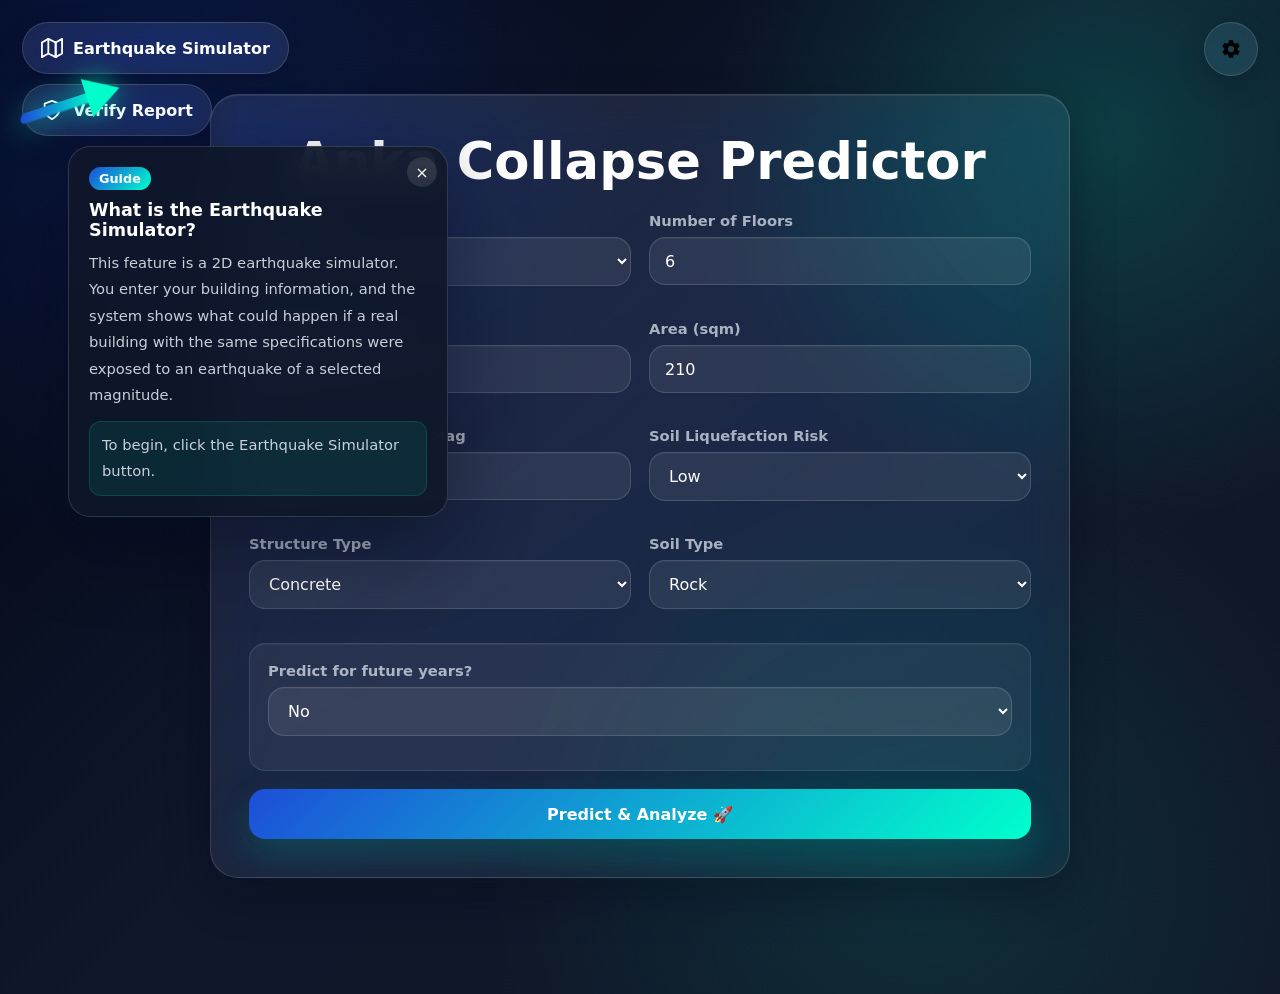
<file: index.html>
<!DOCTYPE html>
<html lang="en">
<head>
    <meta charset="UTF-8">
    <meta name="viewport" content="width=device-width, initial-scale=1.0">
    <title>Anka Seismic Predictor</title>
    <link rel="icon" href="logo%202.png">
    <link rel="stylesheet" href="style.css">
</head>
<body>
    <!-- Simulation Button (Top-Left) -->
    <a href="simulation.html" class="sim-link-btn" id="simulationBtn" data-i18n-title="sim_button_title">
        <svg width="24" height="24" viewBox="0 0 24 24" fill="none" stroke="currentColor" stroke-width="2" stroke-linecap="round" stroke-linejoin="round">
            <polygon points="1 6 1 22 8 18 16 22 23 18 23 2 16 6 8 2 1 6"></polygon>
            <line x1="8" y1="2" x2="8" y2="18"></line>
            <line x1="16" y1="6" x2="16" y2="22"></line>
            <line x1="16" y1="6" x2="16" y2="22"></line>
        </svg>
        <span class="sim-text" data-i18n="sim_button_text">Earthquake Simulator</span>
    </a>

    <!-- دکمه ورود به صفحه اعتبارسنجی PDF -->
    <a href="pdf.html" class="sim-link-btn secondary-link" id="verifyBtn" data-i18n-title="verify_button_title">
        <!-- آیکون سپر تیک‌دار یونیک -->
        <svg width="24" height="24" viewBox="0 0 24 24" fill="none" stroke="currentColor" stroke-width="2" stroke-linecap="round" stroke-linejoin="round">
            <path d="M12 22s8-4 8-10V5l-8-3-8 3v7c0 6 8 10 8 10z"></path>
            <path d="M9 12l2 2 4-4"></path>
        </svg>
        <span class="sim-text" data-i18n="verify_button_text">Verify Report</span>
    </a>

    <!-- Earthquake Simulator Intro Tooltip -->
    <div id="simIntroOverlay" class="sim-intro-overlay" aria-hidden="true">
    <div class="sim-intro-arrow-wrap">
        <div class="sim-intro-arrow"></div>
    </div>

    <div class="sim-intro-panel" id="simIntroPanel">
        <button class="sim-intro-close" id="simIntroClose" aria-label="Close">×</button>
        <div class="sim-intro-badge" id="simIntroBadge">جدید</div>
        <h3 class="sim-intro-title" id="simIntroTitle">شبیه‌ساز زلزله چیست؟</h3>
        <p class="sim-intro-text" id="simIntroText">
        این بخش یک شبیه‌ساز دو‌بعدی زلزله است. شما اطلاعات ساختمان را وارد می‌کنید و سامانه نشان می‌دهد اگر ساختمانی با همین مشخصات در دنیای واقعی در معرض زلزله‌ای با شدت مشخص قرار بگیرد، چه رفتاری از خود نشان می‌دهد و میزان آسیب احتمالی آن چگونه خواهد بود.
        </p>
        <div class="sim-intro-tip" id="simIntroTip">
        برای شروع، روی دکمه شبیه‌ساز زلزله بزنید.
        </div>
    </div>
    </div>

    <!-- Settings Button -->
    <div class="glass-panel settings-btn" onclick="toggleSettings()">
        <svg viewBox="0 0 24 24">
            <path d="M19.14,12.94c0.04-0.3,0.06-0.61,0.06-0.94c0-0.32-0.02-0.64-0.06-0.94l2.03-1.58c0.18-0.14,0.23-0.41,0.12-0.61 l-1.92-3.32c-0.12-0.22-0.37-0.29-0.59-0.22l-2.39,0.96c-0.5-0.38-1.03-0.7-1.62-0.94L14.4,2.81c-0.04-0.24-0.24-0.41-0.48-0.41 h-3.84c-0.24,0-0.43,0.17-0.47,0.41L9.25,5.35C8.66,5.59,8.12,5.92,7.63,6.29L5.24,5.33c-0.22-0.08-0.47,0-0.59,0.22L2.73,8.87 C2.62,9.08,2.66,9.34,2.86,9.48l2.03,1.58C4.84,11.36,4.8,11.69,4.8,12s0.02,0.64,0.06,0.94l-2.03,1.58 c-0.18,0.14-0.23,0.41-0.12,0.61l1.92,3.32c0.12,0.22,0.37,0.29,0.59,0.22l2.39-0.96c0.5,0.38,1.03,0.7,1.62,0.94l0.36,2.54 c0.05,0.24,0.24,0.41,0.48,0.41h3.84c0.24,0,0.43-0.17,0.47-0.41l0.36-2.54c0.59-0.24,1.13-0.56,1.62-0.94l2.39,0.96 c0.22,0.08,0.47,0,0.59-0.22l1.92-3.32c0.12-0.22,0.07-0.49-0.12-0.61L19.14,12.94z M12,15.6c-1.98,0-3.6-1.62-3.6-3.6 s1.62-3.6,3.6-3.6s3.6,1.62,3.6,3.6S13.98,15.6,12,15.6z"/>
        </svg>
    </div>

    <!-- Settings Panel -->
    <div class="glass-panel settings-panel" id="settingsPanel">
        <h3 data-i18n="settings_title">Settings</h3>
        
        <div class="settings-group">
            <label data-i18n="lang_label">Language / زبان / Dil</label>
            <select id="langSelect" onchange="changeLanguage()">
                <option value="en">English</option>
                <option value="fa">فارسی</option>
                <option value="tr">Türkçe</option>
            </select>
        </div>

        <div class="settings-group">
            <label data-i18n="primary_color">Primary Color</label>
            <input type="color" id="primaryColorPicker" value="#1d4ed8" onchange="updateColors()">
        </div>

        <div class="settings-group">
            <label data-i18n="accent_color">Accent Color</label>
            <input type="color" id="accentColorPicker" value="#00ffcc" onchange="updateColors()">
        </div>

        <div class="settings-group">
            <label data-i18n="bg_color">Background Color</label>
            <input type="color" id="bgColorPicker" value="#0f172a" onchange="updateColors()">
        </div>
    </div>

    <div class="glass-panel container">
        <h1 data-i18n="app_title">Anka Collapse Predictor</h1>
        
        <form id="predictForm" class="form-grid">
            
            <div class="input-group">
                <label data-i18n="shear_wall">Shear Wall</label>
                <select id="Shear_wall" required>
                    <option value="yes" data-i18n="yes">Yes</option>
                    <option value="no" data-i18n="no">No</option>
                </select>
            </div>

            <div class="input-group">
                <label data-i18n="floors">Number of Floors</label>
                <input type="number" id="floors" value="6" min="1" max="100" required>
            </div>

            <div class="input-group">
                <label data-i18n="age">Building Age (Years)</label>
                <input type="number" id="building_age" value="13" min="1" max="1000" step="1" required>
            </div>

            <div class="input-group">
                <label data-i18n="area">Area (sqm)</label>
                <input type="number" id="area" value="210" min="40" max="2000" required>
            </div>

            <div class="input-group">
                <label data-i18n="magnitude">Expected Earthquake Mag</label>
                <input type="number" step="0.1" id="earthquake_magnitude" value="7.2" min="1" max="9" required>
            </div>

            <div class="input-group">
                <label data-i18n="liq_risk">Soil Liquefaction Risk</label>
                <select id="soil_liquefaction_risk" required>
                    <option value="low" data-i18n="low">Low</option>
                    <option value="medium" data-i18n="medium">Medium</option>
                    <option value="high" data-i18n="high">High</option>
                </select>
            </div>

            <div class="input-group">
                <label data-i18n="struct_type">Structure Type</label>
                <select id="structure_type" required>
                    <option value="concrete" data-i18n="concrete">Concrete</option>
                    <option value="steel" data-i18n="steel">Steel</option>
                    <option value="masnory" data-i18n="masonry">Masonry</option>
                    <option value="wood" data-i18n="wood">Wood</option>
                </select>
            </div>

            <div class="input-group">
                <label data-i18n="soil_type">Soil Type</label>
                <select id="soil_type" required>
                    <option value="rock" data-i18n="rock">Rock</option>
                    <option value="gravel" data-i18n="gravel">Gravel</option>
                    <option value="sand" data-i18n="sand">Sand</option>
                    <option value="clay" data-i18n="clay">Clay</option>
                    <option value="soft_soil" data-i18n="soft_soil">Soft Soil</option>
                </select>
            </div>

            <div class="future-box">
                <div class="input-group">
                    <label data-i18n="future_q">Predict for future years?</label>
                    <select id="futureToggle" onchange="toggleFutureInput()">
                        <option value="no" data-i18n="no">No</option>
                        <option value="yes" data-i18n="yes">Yes</option>
                    </select>
                </div>
                <div class="input-group" id="futureInputDiv" style="display:none; margin-top:15px;">
                    <label data-i18n="future_years">How many years ahead? (1-20)</label>
                    <input type="number" id="future_years" value="0" min="1" max="20">
                </div>
            </div>

            <button type="button" class="btn full-width" id="predictBtn" onclick="runValidation()" data-i18n="predict_btn">
                Predict & Analyze 🚀
            </button>
        </form>

        <!-- Result Section -->
        <div id="resultBox" class="glass-panel result-panel">
            <h2 data-i18n="result_title">Collapse Probability</h2>
            <div id="probValue" class="prob-value">0%</div>
            <div id="recommendationsList" class="recommendations"></div>
            <div id="pdfInfo" class="pdf-info"></div>

            <button class="btn ai-chat-btn" data-i18n="chat_with_ai" onclick="openAIChat()">
                Chat with AI Assistant
            </button>
        </div>
    </div>
    <script>
        // 1. i18n Dictionary
        const dict = {
            en: {
                app_title: "Anka Collapse Predictor",
                settings_title: "Settings",
                lang_label: "Language",
                primary_color: "Primary Color",
                bg_color: "Background Color",
                accent_color: "Accent Color",
                shear_wall: "Shear Wall",
                floors: "Number of Floors",
                age: "Building Age (Years)",
                area: "Area (sqm)",
                magnitude: "Expected Earthquake Mag",
                liq_risk: "Soil Liquefaction Risk",
                struct_type: "Structure Type",
                soil_type: "Soil Type",
                future_q: "Predict for future years?",
                no: "No", yes: "Yes",
                future_years: "How many years ahead? (1-20)",
                predict_btn: "Predict & Analyze 🚀",
                result_title: "Collapse Probability",
                low: "Low", medium: "Medium", high: "High",
                concrete: "Concrete", steel: "Steel", masonry: "Masonry", wood: "Wood",
                rock: "Rock", gravel: "Gravel", sand: "Sand", clay: "Clay", soft_soil: "Soft Soil",
                download_btn: "📥 Download Report:",
                validation_empty: "Please fill out this field.",
                validation_range: "Value must be between {min} and {max}.",
                chat_with_ai: "🤖 Chat with AI Assistant",
                sim_button_text: "Earthquake Simulator",
                sim_button_title: "Earthquake Simulator",
                sim_intro_title: "Try the Earthquake Simulator",
                sim_intro_desc: "This feature is a 2D earthquake simulator. You enter your building information, and the system visualizes what could happen if a real building with these specifications experienced an earthquake of the selected magnitude.",
                sim_intro_close: "Got it",
                verify_button_text: "Verify Report",
                verify_button_title: "Verify PDF Report Authenticity",
            },
            fa: {
                app_title: "پیش‌بینی ریزش Anka",
                settings_title: "تنظیمات",
                lang_label: "زبان",
                primary_color: "رنگ اصلی",
                bg_color: "رنگ پس‌زمینه",
                accent_color: "رنگ تأکیدی",
                shear_wall: "دیوار برشی",
                floors: "تعداد طبقات",
                age: "سن ساختمان (سال)",
                area: "مساحت (مترمربع)",
                magnitude: "بزرگی زلزله احتمالی",
                liq_risk: "خطر روانگرایی خاک",
                struct_type: "نوع سازه",
                soil_type: "نوع خاک",
                future_q: "پیش‌بینی برای سال‌های آینده؟",
                no: "خیر", yes: "بله",
                future_years: "چند سال آینده؟ (۱ تا ۲۰)",
                predict_btn: "پیش‌بینی و تحلیل 🚀",
                result_title: "احتمال ریزش",
                low: "کم", medium: "متوسط", high: "زیاد",
                concrete: "بتنی", steel: "فولادی", masonry: "مصالح سنتی", wood: "چوبی",
                rock: "سنگ", gravel: "شن", sand: "ماسه", clay: "رس", soft_soil: "خاک نرم",
                download_btn: "📥 دانلود گزارش:",
                validation_empty: "لطفاً این فیلد را پر کنید.",
                validation_range: "مقدار باید بین {min} تا {max} باشد.",
                chat_with_ai: "🤖 گفتگو با هوش مصنوعی",
                sim_button_text: "شبیه‌ساز زلزله",
                sim_button_title: "شبیه‌ساز زلزله",
                sim_intro_title: "شبیه‌ساز زلزله را امتحان کنید",
                sim_intro_desc: "این قابلیت یک شبیه‌ساز دو‌بعدی زلزله است. شما اطلاعات ساختمان را وارد می‌کنید و سیستم نشان می‌دهد اگر ساختمانی واقعی با همین مشخصات در معرض زلزله‌ای با بزرگی انتخاب‌شده قرار بگیرد، چه اتفاقی ممکن است برای آن رخ دهد.",
                sim_intro_close: "متوجه شدم",
                verify_button_text: "اعتبارسنجی گزارش",
                verify_button_title: "بررسی اصالت گزارش‌های PDF"
            },
            tr: {
                app_title: "Anka Çökme Tahmincisi",
                settings_title: "Ayarlar",
                lang_label: "Dil",
                primary_color: "Ana Renk",
                bg_color: "Arka Plan Rengi",
                accent_color: "Vurgu Rengi",
                shear_wall: "Kesme Duvarı",
                floors: "Kat Sayısı",
                age: "Bina Yaşı (Yıl)",
                area: "Alan (m²)",
                magnitude: "Beklenen Deprem Büyüklüğü",
                liq_risk: "Zemin Sıvılaşma Riski",
                struct_type: "Yapı Türü",
                soil_type: "Zemin Türü",
                future_q: "Gelecek yıllar için tahmin yapılsın mı?",
                no: "Hayır", yes: "Evet",
                future_years: "Kaç yıl ileri? (1-20)",
                predict_btn: "Tahmin Et ve Analiz Et 🚀",
                result_title: "Çökme Olasılığı",
                low: "Düşük", medium: "Orta", high: "Yüksek",
                concrete: "Betonarme", steel: "Çelik", masonry: "Yığma", wood: "Ahşap",
                rock: "Kaya", gravel: "Çakıl", sand: "Kum", clay: "Kil", soft_soil: "Yumuşak Zemin",
                download_btn: "📥 Raporu İndir:",
                validation_empty: "Lütfen bu alanı doldurun.",
                validation_range: "{min} ile {max} arasında bir değer giriniz.",
                chat_with_ai: "🤖 Yapay Zeka ile Sohbet",
                sim_button_text: "Deprem Simülatörü",
                sim_button_title: "Deprem Simülatörü",
                sim_intro_title: "Deprem Simülatörünü Deneyin",
                sim_intro_desc: "Bu özellik 2 boyutlu bir deprem simülatörüdür. Bina bilgilerinizi girersiniz ve sistem, bu özelliklere sahip gerçek bir bina seçilen büyüklükte bir deprem yaşarsa neler olabileceğini görselleştirir.",
                sim_intro_close: "Anladım",
                verify_button_text: "Raporu Doğrula",
                verify_button_title: "PDF Raporunun Gerçekliğini Doğrula"
            }
        };

        function toggleSettings() {
            document.getElementById('settingsPanel').classList.toggle('open');
        }

        function hexToRgb(hex) {
            const clean = (hex || "#00ffcc").replace("#", "").trim();
            const full = clean.length === 3 ? clean.split("").map(ch => ch + ch).join("") : clean;
            const bigint = parseInt(full, 16);
            const r = (bigint >> 16) & 255;
            const g = (bigint >> 8) & 255;
            const b = bigint & 255;
            return `${r}, ${g}, ${b}`;
        }

        function updateColors() {
            const bg = document.getElementById('bgColorPicker').value;
            const primary = document.getElementById('primaryColorPicker').value;
            const accent = document.getElementById('accentColorPicker').value;

            document.documentElement.style.setProperty('--bg-color', bg);
            document.documentElement.style.setProperty('--primary-color', primary);
            document.documentElement.style.setProperty('--secondary-color', accent);
            document.documentElement.style.setProperty('--accent', accent);
            document.documentElement.style.setProperty('--primary-rgb', hexToRgb(primary));
            document.documentElement.style.setProperty('--accent-rgb', hexToRgb(accent));

            localStorage.setItem('bgColor', bg);
            localStorage.setItem('primaryColor', primary);
            localStorage.setItem('accentColor', accent);
        }

        function loadStoredSettings() {
            const storedLang = localStorage.getItem('selectedLang') || localStorage.getItem('lang') || 'en';
            const storedBg = localStorage.getItem('bgColor') || '#0f172a';
            const storedPrimary = localStorage.getItem('primaryColor') || '#1d4ed8';
            const storedAccent = localStorage.getItem('accentColor') || '#00ffcc';

            document.getElementById('langSelect').value = storedLang;
            document.getElementById('bgColorPicker').value = storedBg;
            document.getElementById('primaryColorPicker').value = storedPrimary;
            document.getElementById('accentColorPicker').value = storedAccent;

            updateColors();
            changeLanguage();
        }


        function toggleFutureInput() {
            const val = document.getElementById('futureToggle').value;
            const div = document.getElementById('futureInputDiv');
            if(val === 'yes') {
                div.style.display = 'flex';
                // Trigger reflow for animation
                setTimeout(() => div.style.opacity = 1, 10);
            } else {
                div.style.display = 'none';
                document.getElementById('future_years').value = 0;
            }
        }

        function changeLanguage() {
            const lang = document.getElementById('langSelect').value;
            const elements = document.querySelectorAll('[data-i18n]');
            
            // RTL support for Farsi
            const isRTL = lang === 'fa';
            document.documentElement.lang = lang;
            document.documentElement.dir = isRTL ? 'rtl' : 'ltr';
            document.body.dir = isRTL ? 'rtl' : 'ltr';

            elements.forEach(el => {
                const key = el.getAttribute('data-i18n');
                // Smooth fade animation
                el.classList.remove('fade-text');
                void el.offsetWidth; // trigger reflow
                el.classList.add('fade-text');
                
                setTimeout(() => {
                    if (!dict[lang][key]) return;
                    if (el.tagName === 'OPTION') {
                        el.text = dict[lang][key];
                    } else {
                        el.innerHTML = dict[lang][key];
                    }
                }, 300); // change halfway through animation
            });
            document.querySelectorAll('[data-i18n-title]').forEach(el => {
                const key = el.getAttribute('data-i18n-title');
                if (dict[lang][key]) el.setAttribute('title', dict[lang][key]);
            });
            document.querySelectorAll('.validation-tooltip').forEach(t => t.remove());
            localStorage.setItem('selectedLang', lang);
            localStorage.setItem('lang', lang);
        }

        async function makePrediction() {
            const btn = document.getElementById('predictBtn');
            btn.innerHTML = "Processing... ⏳";
            
            const payload = {
                Shear_wall: document.getElementById('Shear_wall').value,
                floors: document.getElementById('floors').value,
                building_age: document.getElementById('building_age').value,
                area: document.getElementById('area').value,
                earthquake_magnitude: document.getElementById('earthquake_magnitude').value,
                soil_liquefaction_risk: document.getElementById('soil_liquefaction_risk').value,
                structure_type: document.getElementById('structure_type').value,
                soil_type: document.getElementById('soil_type').value,
                future_years: document.getElementById('futureToggle').value === 'yes' ? document.getElementById('future_years').value : 0,
                lang: document.getElementById('langSelect').value
            };

            try {
                // Fetch from our Python backend!
                const res = await fetch('http://localhost:5070/predict', {
                    method: 'POST',
                    headers: { 'Content-Type': 'application/json' },
                    body: JSON.stringify(payload)
                });
                const data = await res.json();
                
                showResult(data.probability, data.color, data.recommendations, data.pdf_file);
            } catch (err) {
                console.error(err);
                alert("Backend is offline! Did you run server.ipynb? 😉");
            } finally {
                const lang = document.getElementById('langSelect').value;
                btn.innerHTML = dict[lang]['predict_btn'];
            }
        }

        function showResult(prob, color, recs, pdfFile) {
            const panel = document.getElementById('resultBox');
            const probEl = document.getElementById('probValue');
            const recsEl = document.getElementById('recommendationsList');
            const pdfEl = document.getElementById('pdfInfo');

            // Reset animation
            panel.classList.remove('active');
            void panel.offsetWidth;

            // Setup values
            probEl.style.color = color;
            panel.style.border = `1px solid ${color}`;
            panel.style.boxShadow = `0 0 15px ${color}, 0 0 30px ${color}40, inset 0 0 15px ${color}10`;

            const lang = document.getElementById('langSelect').value;
            const safeRecText = lang === 'fa' ? 'توصیه‌های ایمنی:' : (lang === 'tr' ? 'Güvenlik Önerileri:' : 'Safety Recommendations:');
            recsEl.innerHTML = `<strong>${safeRecText}</strong><br><br>` + recs.map(r => `➡️ ${r}`).join('<br><br>');


            const downloadText = dict[lang]['download_btn'];
            pdfEl.innerHTML = `<a href="http://localhost:5070/download/${pdfFile}" target="_blank" class="btn download-report-btn">${downloadText} ${pdfFile}</a>`;

            // Trigger Big Bang
            panel.classList.add('active');

            setTimeout(() => {
                panel.style.boxShadow = `0 0 50px ${color}, 0 0 20px ${color}80`;
            }, 1200)

            // Number Counter Animation
            let start = 0;
            const end = prob;
            const duration = 1500;
            if (end <= 0) {
                probEl.innerText = '0.00%';
                return;
            }

            const stepTime = Math.max(16, Math.abs(Math.floor(duration / end)));

            const timer = setInterval(() => {
                start += 1;
                if (start >= end) {
                    start = end;
                    clearInterval(timer);
                    // بعد از تموم شدن انیمیشن، border و shadow رو دوباره set کن
                    panel.style.border = `1px solid ${color}`;
                    panel.style.boxShadow = `0 0 15px ${color}, 0 0 30px ${color}40, inset 0 0 15px ${color}10`;
                }
                probEl.innerText = `${start.toFixed(2)}%`;
            }, stepTime);
        }
    </script>
    <script>
        function onlyInteger(e) {
            if (e.key === '.' || e.key === '-' || e.key === 'e') {
                e.preventDefault();
            }
        }
        function noNegative(e) {
            if (e.key === '-') {
                e.preventDefault();
            }
        }
        
        document.getElementById('floors').addEventListener('keydown', onlyInteger);
        document.getElementById('building_age').addEventListener('keydown', onlyInteger);
        document.getElementById('area').addEventListener('keydown', onlyInteger);

        document.getElementById('earthquake_magnitude').addEventListener('keydown', noNegative);
    </script>
    <script>
    function showTooltip(input, message) {
        removeTooltip(input);

        const tooltip = document.createElement('div');
        tooltip.className = 'validation-tooltip';
        tooltip.innerText = message;

        const rect = input.getBoundingClientRect();
        tooltip.style.top = (window.scrollY + rect.top - 45) + 'px';
        tooltip.style.left = (window.scrollX + rect.left) + 'px';

        document.body.appendChild(tooltip);
        input._tooltip = tooltip;
    }

    function removeTooltip(input) {
        if (input._tooltip) {
            input._tooltip.remove();
            input._tooltip = null;
        }
    }

    function validateField(input, min, max, emptyMsg, rangeMsg) {
        if (input.value === '') {
            showTooltip(input, emptyMsg);
            return false;
        }

        const num = Number(input.value);
        if (num < min || num > max) {
            showTooltip(
                input,
                rangeMsg.replace('{min}', min).replace('{max}', max)
            );
            return false;
        }

        removeTooltip(input);
        return true;
    }
    </script>
    <script>
    function t(key) {
        const lang = document.getElementById('langSelect')?.value || document.documentElement.lang || "en";

        return dict?.[lang]?.[key]
            || dict?.en?.[key]
            || "";
    }
    </script>
    <script>
    function runValidation() {
        
        const floors = document.getElementById('floors');
        const building_age = document.getElementById('building_age');
        const area = document.getElementById('area');
        const earthquake_magnitude = document.getElementById('earthquake_magnitude');

        const texts = {
            fillField: t("validation_empty"),
            range: t("validation_range")
        };

        const ok =
            validateField(floors, 1, 100, texts.fillField, texts.range) &&
            validateField(building_age, 1, 1000, texts.fillField, texts.range) &&
            validateField(area, 40, 2000, texts.fillField, texts.range) &&
            validateField(earthquake_magnitude, 1, 9, texts.fillField, texts.range);

        if (!ok) return;

        // ✅ فقط اگر همه چیز درست بود، برنامه اصلی اجرا می‌شود
        makePrediction(); 
    }
    </script>
    <script>
        function openAIChat() {
        const buildingData = {
            Shear_wall: document.getElementById('Shear_wall').value,
            floors: parseInt(document.getElementById('floors').value),
            building_age: parseInt(document.getElementById('building_age').value),
            area: parseInt(document.getElementById('area').value),
            earthquake_magnitude: parseFloat(document.getElementById('earthquake_magnitude').value),
            structure_type: document.getElementById('structure_type').value,
            soil_type: document.getElementById('soil_type').value,
            soil_liquefaction_risk: document.getElementById('soil_liquefaction_risk').value,
            collapse_probability: parseFloat(document.querySelector('.prob-value')?.innerText) || 0
        };

        localStorage.setItem('buildingData', JSON.stringify(buildingData));
        localStorage.setItem('selectedLang', document.getElementById('langSelect').value);
        localStorage.setItem('lang', document.getElementById('langSelect').value);
        window.location.href = 'AI.html';
    }
    </script>
    <script>
    (function () {
        const overlay = document.getElementById('simIntroOverlay');
        const closeBtn = document.getElementById('simIntroClose');
        const titleEl = document.getElementById('simIntroTitle');
        const textEl = document.getElementById('simIntroText');
        const tipEl = document.getElementById('simIntroTip');
        const badgeEl = document.getElementById('simIntroBadge');
        const simBtn = document.querySelector('.sim-link-btn');

        if (!overlay || !closeBtn || !titleEl || !textEl || !tipEl || !badgeEl || !simBtn) return;

        const introTexts = {
        fa: {
            badge: 'راهنما',
            title: 'شبیه‌ساز زلزله چیست؟',
            text: 'این قابلیت یک شبیه‌ساز دو‌بعدی زلزله است. شما اطلاعات ساختمان را وارد می‌کنید و سامانه نمایش می‌دهد اگر ساختمانی با همین مشخصات در دنیای واقعی در معرض زلزله‌ای با شدت مشخص قرار بگیرد، چه رفتاری خواهد داشت و میزان آسیب احتمالی آن چقدر است.',
            tip: 'برای شروع، روی دکمه شبیه‌ساز زلزله بزنید.'
        },
        en: {
            badge: 'Guide',
            title: 'What is the Earthquake Simulator?',
            text: 'This feature is a 2D earthquake simulator. You enter your building information, and the system shows what could happen if a real building with the same specifications were exposed to an earthquake of a selected magnitude.',
            tip: 'To begin, click the Earthquake Simulator button.'
        },
        tr: {
            badge: 'Rehber',
            title: 'Deprem Simülatörü nedir?',
            text: 'Bu özellik iki boyutlu bir deprem simülatörüdür. Bina bilgilerinizi girersiniz ve sistem aynı özelliklere sahip gerçek bir binanın seçilen büyüklükteki depremde nasıl davranabileceğini gösterir.',
            tip: 'Başlamak için Deprem Simülatörü düğmesine tıklayın.'
        }
        };

        function detectLanguage() {
        const storedLang = (localStorage.getItem('selectedLang') || localStorage.getItem('lang') || '').toLowerCase();
        const htmlLang = (document.documentElement.getAttribute('lang') || '').toLowerCase();
        const bodyLang = (document.body.getAttribute('lang') || '').toLowerCase();

        if (storedLang.startsWith('fa')) return 'fa';
        if (storedLang.startsWith('tr')) return 'tr';
        if (htmlLang.startsWith('fa') || bodyLang.startsWith('fa')) return 'fa';
        if (htmlLang.startsWith('tr') || bodyLang.startsWith('tr')) return 'tr';
        if (htmlLang.startsWith('en') || bodyLang.startsWith('en')) return 'en';

        const pageText = document.body.innerText || '';
        if (/[\u0600-\u06FF]/.test(pageText)) return 'fa';

        return 'en';
        }

        function applyIntroLanguage() {
        const lang = detectLanguage();
        const content = introTexts[lang] || introTexts.fa;

        badgeEl.textContent = content.badge;
        titleEl.textContent = content.title;
        textEl.textContent = content.text;
        tipEl.textContent = content.tip;
        closeBtn.setAttribute('aria-label', lang === 'en' ? 'Close' : (lang === 'tr' ? 'Kapat' : 'بستن'));
        }

        function showIntro() {
        applyIntroLanguage();
        overlay.classList.remove('hidden');
        overlay.setAttribute('aria-hidden', 'false');
        }

        function hideIntro() {
        overlay.classList.add('hidden');
        overlay.setAttribute('aria-hidden', 'true');
        }

        closeBtn.addEventListener('click', hideIntro);

        simBtn.addEventListener('click', function () {
        hideIntro();
        });

        document.addEventListener('keydown', function (e) {
        if (e.key === 'Escape') hideIntro();
        });

        window.addEventListener('load', function () {
        loadStoredSettings();
        showIntro();
        });
    })();
    </script>
</body>
</html>
</file>
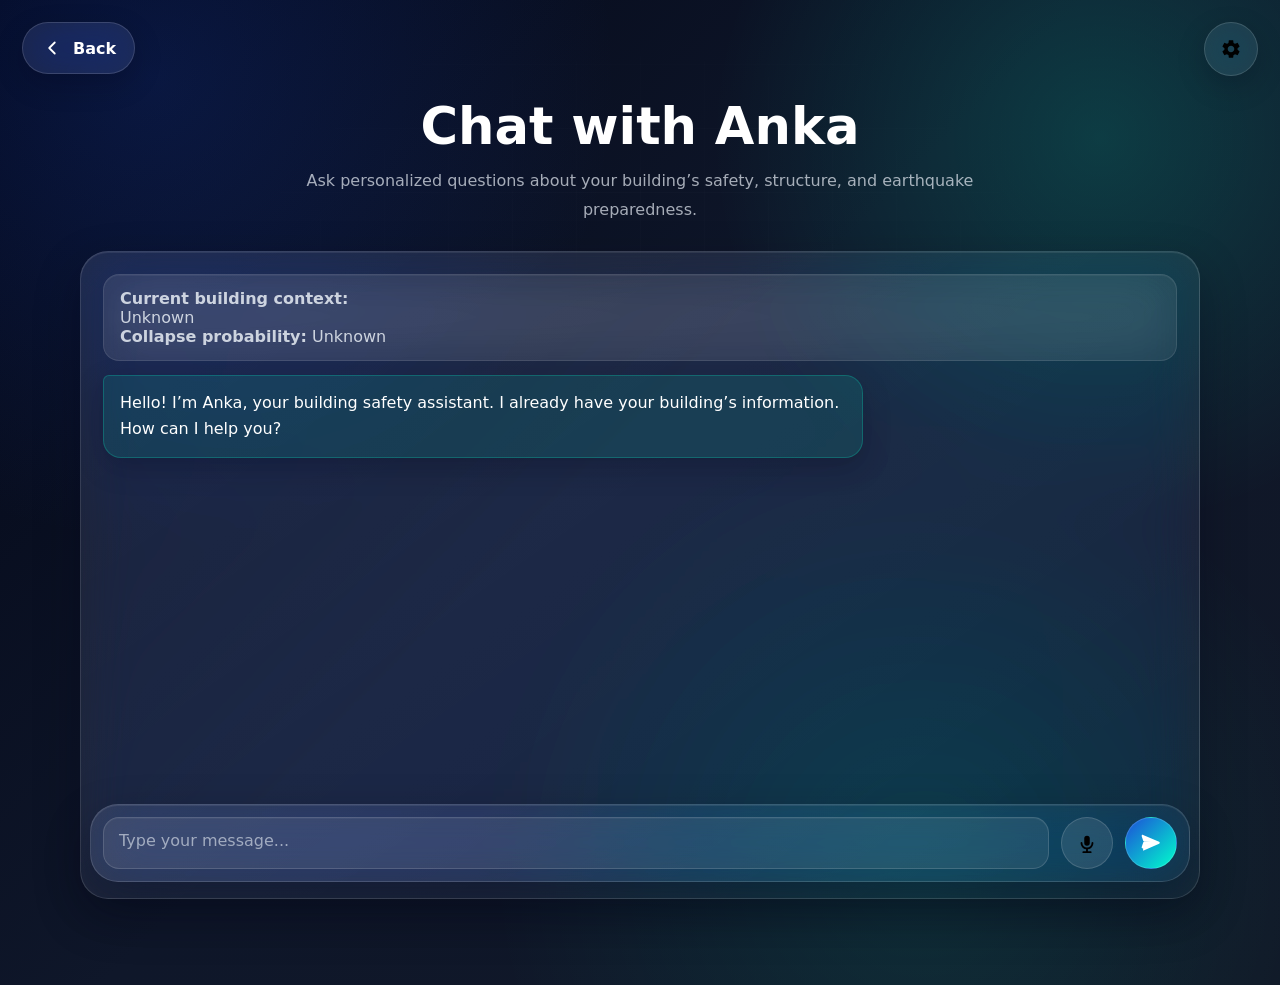
<file: AI.html>
<!DOCTYPE html>
<html lang="en" dir="ltr">
<head>
    <meta charset="UTF-8" />
    <meta name="viewport" content="width=device-width, initial-scale=1.0" />
    <title>Anka</title>
    <link rel="icon" href="logo%202.png">
    <link rel="stylesheet" href="style.css">
</head>
<body>
    <a href="index.html" class="sim-link-btn" id="backBtn">
        <svg viewBox="0 0 24 24" fill="none" stroke-width="2">
            <path d="M15 18l-6-6 6-6" stroke="currentColor" stroke-linecap="round" stroke-linejoin="round"></path>
        </svg>
        <span data-i18n="back">Back</span>
    </a>

    <div class="settings-btn" onclick="toggleSettings()" title="Settings">
        <svg viewBox="0 0 24 24">
            <path d="M19.14,12.94c0.04-0.3,0.06-0.61,0.06-0.94c0-0.32-0.02-0.64-0.06-0.94l2.03-1.58c0.18-0.14,0.23-0.41,0.12-0.61 l-1.92-3.32c-0.12-0.22-0.37-0.29-0.59-0.22l-2.39,0.96c-0.5-0.38-1.03-0.7-1.62-0.94L14.4,2.81c-0.04-0.24-0.24-0.41-0.48-0.41 h-3.84c-0.24,0-0.43,0.17-0.47,0.41L9.25,5.35C8.66,5.59,8.12,5.92,7.63,6.29L5.24,5.33c-0.22-0.08-0.47,0-0.59,0.22L2.73,8.87 C2.62,9.08,2.66,9.34,2.86,9.48l2.03,1.58C4.84,11.36,4.8,11.69,4.8,12s0.02,0.64,0.06,0.94l-2.03,1.58 c-0.18,0.14-0.23,0.41-0.12,0.61l1.92,3.32c0.12,0.22,0.37,0.29,0.59,0.22l2.39-0.96c0.5,0.38,1.03,0.7,1.62,0.94l0.36,2.54 c0.05,0.24,0.24,0.41,0.48,0.41h3.84c0.24,0,0.43-0.17,0.47-0.41l0.36-2.54c0.59-0.24,1.13-0.56,1.62-0.94l2.39,0.96 c0.22,0.08,0.47,0,0.59-0.22l1.92-3.32c0.12-0.22,0.07-0.49-0.12-0.61L19.14,12.94z M12,15.6c-1.98,0-3.6-1.62-3.6-3.6 s1.62-3.6,3.6-3.6s3.6,1.62,3.6,3.6S13.98,15.6,12,15.6z"/>
        </svg>
    </div>

    <div class="glass-panel settings-panel" id="settingsPanel">
        <h3 data-i18n="settings_title">Settings</h3>

        <div class="settings-group">
            <label for="langSelect" data-i18n="lang_label">Language</label>
            <select id="langSelect" onchange="changeLanguage()">
                <option value="en">English</option>
                <option value="fa">فارسی</option>
                <option value="tr">Türkçe</option>
            </select>
        </div>

        <div class="settings-group">
            <label for="primaryColorPicker" data-i18n="primary_color">Primary Color</label>
            <input type="color" id="primaryColorPicker" value="#1d4ed8" onchange="updateColors()">
        </div>

        <div class="settings-group">
            <label for="accentColorPicker" data-i18n="accent_color">Accent Color</label>
            <input type="color" id="accentColorPicker" value="#00ffcc" onchange="updateColors()">
        </div>

        <div class="settings-group">
            <label for="bgColorPicker" data-i18n="bg_color">Background Color</label>
            <input type="color" id="bgColorPicker" value="#0f172a" onchange="updateColors()">
        </div>
    </div>

    <div class="page-shell">
        <div class="page-header">
            <h1 data-i18n="chat_title">Chat with Anka</h1>
            <p data-i18n="chat_subtitle">Ask personalized questions about your building’s safety, structure, and earthquake preparedness.</p>
        </div>

        <div class="chat-shell">
            <div class="glass-panel chat-container" id="chatContainer">
                <div class="meta-card glass-panel" id="buildingSummary"></div>
                <div class="messages" id="messages"></div>
            </div>
        </div>
    </div>

    <div class="glass-panel chat-input-wrap">
        <div class="chat-input-bar">
            <textarea
                id="messageInput"
                class="chat-textarea"
                rows="1"
                data-i18n-placeholder="message_placeholder"
                placeholder="Type your message..."
            ></textarea>

            <button class="icon-btn mic-btn" id="micBtn" type="button" onclick="toggleRecording()" title="Record">
                <svg viewBox="0 0 24 24">
                    <path d="M12 15a3 3 0 0 0 3-3V7a3 3 0 1 0-6 0v5a3 3 0 0 0 3 3zm5-3a1 1 0 1 1 2 0 7 7 0 0 1-6 6.93V21h3a1 1 0 1 1 0 2H8a1 1 0 1 1 0-2h3v-2.07A7 7 0 0 1 5 12a1 1 0 1 1 2 0 5 5 0 1 0 10 0z"></path>
                </svg>
            </button>

            <button class="icon-btn send-btn" type="button" onclick="sendMessage()" title="Send">
                <svg viewBox="0 0 24 24">
                    <path d="M3.4 20.4l17.45-7.48c.97-.42.97-1.8 0-2.22L3.4 3.22C2.47 2.82 1.54 3.7 1.86 4.67l1.63 4.95a1 1 0 0 0 .95.69l7.36.19-7.36.19a1 1 0 0 0-.95.69l-1.63 4.95c-.32.97.61 1.85 1.54 1.45z" fill="currentColor"></path>
                </svg>
            </button>
        </div>
    </div>

    <script>
        const translations = {
            en: {
                back: "Back",
                settings_title: "Settings",
                lang_label: "Language",
                primary_color: "Primary Color",
                bg_color: "Background Color",
                accent_color: "Accent Color",
                chat_title: "Chat with Anka",
                chat_subtitle: "Ask personalized questions about your building’s safety, structure, and earthquake preparedness.",
                message_placeholder: "Type your message...",
                welcome_message: "Hello! I’m Anka, your building safety assistant. I already have your building’s information. How can I help you?",
                error_message: "Sorry, something went wrong. Please try again.",
                mic_denied: "Microphone access was denied. Please allow microphone access and try again.",
                mic_not_supported: "Speech recording is not supported in this browser.",
                stt_error: "Sorry, I couldn’t transcribe your audio. Please try again.",
                building_summary: "Current building context",
                collapse_probability: "Collapse probability",
                unknown: "Unknown"
            },
            fa: {
                back: "بازگشت",
                settings_title: "تنظیمات",
                lang_label: "زبان",
                primary_color: "رنگ اصلی",
                bg_color: "رنگ پس‌زمینه",
                accent_color: "رنگ تأکیدی",
                chat_title: "گفتگو با Anka",
                chat_subtitle: "سوالات شخصی‌سازی‌شده درباره ایمنی، سازه و آمادگی ساختمان خود در برابر زلزله بپرسید.",
                message_placeholder: "پیام خود را بنویسید...",
                welcome_message: "سلام! من Anka هستم، دستیار ایمنی ساختمان شما. اطلاعات ساختمان شما رو دارم. چطور می‌تونم کمکتون کنم؟",
                error_message: "متأسفم، مشکلی پیش آمد. لطفاً دوباره تلاش کنید.",
                mic_denied: "دسترسی به میکروفون رد شد. لطفاً دسترسی میکروفون را فعال کنید و دوباره تلاش کنید.",
                mic_not_supported: "ضبط صدا در این مرورگر پشتیبانی نمی‌شود.",
                stt_error: "متأسفم، نتوانستم صدای شما را تبدیل به متن کنم. لطفاً دوباره تلاش کنید.",
                building_summary: "اطلاعات فعلی ساختمان",
                collapse_probability: "احتمال ریزش",
                unknown: "نامشخص"
            },
            tr: {
                back: "Geri",
                settings_title: "Ayarlar",
                lang_label: "Dil",
                primary_color: "Ana Renk",
                bg_color: "Arka Plan Rengi",
                accent_color: "Vurgu Rengi",
                chat_title: "Anka ile Sohbet",
                chat_subtitle: "Binanızın güvenliği, yapısı ve deprem hazırlığı hakkında kişiselleştirilmiş sorular sorun.",
                message_placeholder: "Mesajınızı yazın...",
                welcome_message: "Merhaba! Ben Anka, bina güvenliği asistanınızım. Bina bilgileriniz elimde. Size nasıl yardımcı olabilirim?",
                error_message: "Üzgünüm, bir şeyler ters gitti. Lütfen tekrar deneyin.",
                mic_denied: "Mikrofon erişimi reddedildi. Lütfen mikrofon izni verip tekrar deneyin.",
                mic_not_supported: "Ses kaydı bu tarayıcıda desteklenmiyor.",
                stt_error: "Üzgünüm, sesinizi metne dönüştüremedim. Lütfen tekrar deneyin.",
                building_summary: "Mevcut bina bilgisi",
                collapse_probability: "Çökme olasılığı",
                unknown: "Bilinmiyor"
            }
        };

        let currentLang = localStorage.getItem('selectedLang') || localStorage.getItem('lang') || 'en';
        let chatHistory = [];
        let buildingData = {};
        let mediaRecorder = null;
        let recordedChunks = [];
        let recordingStream = null;
        let recordingTimeout = null;
        let isRecording = false;

        const messagesEl = document.getElementById('messages');
        const messageInput = document.getElementById('messageInput');
        const chatContainer = document.getElementById('chatContainer');
        const micBtn = document.getElementById('micBtn');
        const buildingSummary = document.getElementById('buildingSummary');

        function hexToRgb(hex) {
            if (!hex) return "0, 255, 204";
            let clean = hex.replace('#', '').trim();
            if (clean.length === 3) {
                clean = clean.split('').map(ch => ch + ch).join('');
            }
            const bigint = parseInt(clean, 16);
            const r = (bigint >> 16) & 255;
            const g = (bigint >> 8) & 255;
            const b = bigint & 255;
            return `${r}, ${g}, ${b}`;
        }

        function updateDirection() {
            const isRTL = currentLang === 'fa';
            document.documentElement.lang = currentLang;
            document.documentElement.dir = isRTL ? 'rtl' : 'ltr';
            messageInput.style.direction = isRTL ? 'rtl' : 'ltr';
            messageInput.style.textAlign = isRTL ? 'right' : 'left';
        }

        function applyTranslations() {
            const dict = translations[currentLang] || translations.en;

            document.querySelectorAll('[data-i18n]').forEach(el => {
                const key = el.getAttribute('data-i18n');
                if (dict[key]) {
                    el.textContent = dict[key];
                }
            });

            document.querySelectorAll('[data-i18n-placeholder]').forEach(el => {
                const key = el.getAttribute('data-i18n-placeholder');
                if (dict[key]) {
                    el.placeholder = dict[key];
                }
            });

            updateDirection();
            renderBuildingSummary();
        }

        function updateColors() {
            const bgColor = document.getElementById('bgColorPicker').value;
            const primaryColor = document.getElementById('primaryColorPicker').value;
            const accentColor = document.getElementById('accentColorPicker').value;

            document.documentElement.style.setProperty('--bg-color', bgColor);
            document.documentElement.style.setProperty('--primary-color', primaryColor);
            document.documentElement.style.setProperty('--secondary-color', accentColor);
            document.documentElement.style.setProperty('--accent', accentColor);
            document.documentElement.style.setProperty('--primary-rgb', hexToRgb(primaryColor));
            document.documentElement.style.setProperty('--accent-rgb', hexToRgb(accentColor));

            localStorage.setItem('bgColor', bgColor);
            localStorage.setItem('primaryColor', primaryColor);
            localStorage.setItem('accentColor', accentColor);
        }

        function loadStoredTheme() {
            const storedBg = localStorage.getItem('bgColor') || '#0f172a';
            const storedPrimary = localStorage.getItem('primaryColor') || '#1d4ed8';
            const storedAccent = localStorage.getItem('accentColor') || '#00ffcc';

            document.getElementById('bgColorPicker').value = storedBg;
            document.getElementById('primaryColorPicker').value = storedPrimary;
            document.getElementById('accentColorPicker').value = storedAccent;

            document.documentElement.style.setProperty('--bg-color', storedBg);
            document.documentElement.style.setProperty('--primary-color', storedPrimary);
            document.documentElement.style.setProperty('--secondary-color', storedAccent);
            document.documentElement.style.setProperty('--accent', storedAccent);
            document.documentElement.style.setProperty('--primary-rgb', hexToRgb(storedPrimary));
            document.documentElement.style.setProperty('--accent-rgb', hexToRgb(storedAccent));
        }

        function changeLanguage() {
            currentLang = document.getElementById('langSelect').value;
            localStorage.setItem('selectedLang', currentLang);
            localStorage.setItem('lang', currentLang);
            applyTranslations();
        }

        function toggleSettings() {
            document.getElementById('settingsPanel').classList.toggle('show');
        }

        function autoGrowTextarea() {
            messageInput.style.height = 'auto';
            messageInput.style.height = Math.min(messageInput.scrollHeight, 180) + 'px';
        }

        function escapeHtml(str) {
            const div = document.createElement('div');
            div.textContent = str;
            return div.innerHTML;
        }

        function formatMessageContent(text) {
            return escapeHtml(text);
        }

        function scrollToBottom() {
            setTimeout(() => {
                chatContainer.scrollTop = chatContainer.scrollHeight;
            }, 40);
        }

        function addMessage(role, content, options = {}) {
            const row = document.createElement('div');
            row.className = `message-row ${role}`;

            const bubble = document.createElement('div');
            bubble.className = 'message-bubble';

            if (options.isTyping) {
                bubble.innerHTML = `
                    <div class="typing-indicator">
                        <span></span><span></span><span></span>
                    </div>
                `;
                bubble.dataset.typing = 'true';
            } else {
                bubble.innerHTML = formatMessageContent(content);
            }

            row.appendChild(bubble);
            messagesEl.appendChild(row);
            scrollToBottom();
            return row;
        }

        function removeTypingIndicator() {
            const typing = messagesEl.querySelector('[data-typing="true"]');
            if (typing && typing.parentElement) {
                typing.parentElement.remove();
            }
        }

        function getBuildingData() {
            try {
                const raw = localStorage.getItem('buildingData');
                return raw ? JSON.parse(raw) : {};
            } catch (e) {
                return {};
            }
        }

        function renderBuildingSummary() {
            const dict = translations[currentLang] || translations.en;
            const prob = buildingData?.collapse_probability;
            const probText = (typeof prob === 'number' && !isNaN(prob))
                ? `${prob}%`
                : dict.unknown;

            const entries = Object.entries(buildingData || {})
                .filter(([key]) => key !== 'collapse_probability')
                .map(([key, value]) => `${key}: ${value}`)
                .join(' • ');

            buildingSummary.innerHTML = `
                <strong>${dict.building_summary}:</strong><br>
                ${entries || dict.unknown}<br>
                <strong>${dict.collapse_probability}:</strong> ${probText}
            `;
        }

        async function sendMessage() {
            const text = messageInput.value.trim();
            if (!text) return;

            addMessage('user', text);

            const historyForRequest = [...chatHistory];
            chatHistory.push({ role: 'user', content: text });

            messageInput.value = '';
            autoGrowTextarea();

            addMessage('assistant', '', { isTyping: true });

            try {
                const response = await fetch('http://localhost:5070/chat', {
                    method: 'POST',
                    headers: { 'Content-Type': 'application/json' },
                    body: JSON.stringify({
                        message: text,
                        history: historyForRequest,
                        building_data: buildingData
                    })
                });

                const data = await response.json().catch(() => ({}));
                removeTypingIndicator();

                if (!response.ok || !data.reply) {
                    throw new Error(data.error || 'Chat request failed');
                }

                chatHistory.push({ role: 'assistant', content: data.reply });
                addMessage('assistant', data.reply);
            } catch (error) {
                removeTypingIndicator();
                const errText = (translations[currentLang] || translations.en).error_message;
                chatHistory.push({ role: 'assistant', content: errText });
                addMessage('assistant', errText);
            }
        }

        async function toggleRecording() {
            if (isRecording) {
                stopRecording();
                return;
            }

            if (!navigator.mediaDevices || !navigator.mediaDevices.getUserMedia || typeof MediaRecorder === 'undefined') {
                alert((translations[currentLang] || translations.en).mic_not_supported);
                return;
            }

            try {
                const stream = await navigator.mediaDevices.getUserMedia({ audio: true });
                recordingStream = stream;
                recordedChunks = [];

                let mimeType = '';
                if (MediaRecorder.isTypeSupported('audio/webm')) {
                    mimeType = 'audio/webm';
                } else if (MediaRecorder.isTypeSupported('audio/mp4')) {
                    mimeType = 'audio/mp4';
                }

                mediaRecorder = mimeType ? new MediaRecorder(stream, { mimeType }) : new MediaRecorder(stream);

                mediaRecorder.ondataavailable = (event) => {
                    if (event.data && event.data.size > 0) {
                        recordedChunks.push(event.data);
                    }
                };

                mediaRecorder.onstop = async () => {
                    clearTimeout(recordingTimeout);
                    micBtn.classList.remove('recording');
                    isRecording = false;

                    const blobType = mimeType || (recordedChunks[0] && recordedChunks[0].type) || 'audio/webm';
                    const audioBlob = new Blob(recordedChunks, { type: blobType });

                    if (recordingStream) {
                        recordingStream.getTracks().forEach(track => track.stop());
                        recordingStream = null;
                    }

                    if (!audioBlob.size) return;

                    const formData = new FormData();
                    formData.append('audio', audioBlob, 'audio.webm');

                    try {
                        const response = await fetch('http://localhost:5070/stt', {
                            method: 'POST',
                            body: formData
                        });

                        const data = await response.json().catch(() => ({}));
                        if (!response.ok || !data.text) {
                            throw new Error(data.error || 'STT failed');
                        }

                        messageInput.value = data.text;
                        autoGrowTextarea();
                        messageInput.focus();
                    } catch (e) {
                        alert((translations[currentLang] || translations.en).stt_error);
                    }
                };

                mediaRecorder.start();
                isRecording = true;
                micBtn.classList.add('recording');

                recordingTimeout = setTimeout(() => {
                    if (isRecording) stopRecording();
                }, 30000);
            } catch (error) {
                alert((translations[currentLang] || translations.en).mic_denied);
            }
        }

        function stopRecording() {
            if (mediaRecorder && isRecording) {
                mediaRecorder.stop();
            }
        }

        function initChat() {
            buildingData = getBuildingData();
            renderBuildingSummary();

            const dict = translations[currentLang] || translations.en;
            const welcome = dict.welcome_message;
            chatHistory.push({ role: 'assistant', content: welcome });
            addMessage('assistant', welcome);
        }

        messageInput.addEventListener('input', autoGrowTextarea);

        messageInput.addEventListener('keydown', function (e) {
            if (e.key === 'Enter' && !e.shiftKey) {
                e.preventDefault();
                sendMessage();
            }
        });

        document.addEventListener('click', function (e) {
            const panel = document.getElementById('settingsPanel');
            const settingsBtn = document.querySelector('.settings-btn');
            if (!panel.contains(e.target) && !settingsBtn.contains(e.target)) {
                panel.classList.remove('show');
            }
        });

        window.addEventListener('load', () => {
            currentLang = localStorage.getItem('selectedLang') || localStorage.getItem('lang') || 'en';
            document.getElementById('langSelect').value = currentLang;

            loadStoredTheme();
            applyTranslations();
            autoGrowTextarea();
            initChat();
        });
    </script>
</body>
</html>
</file>
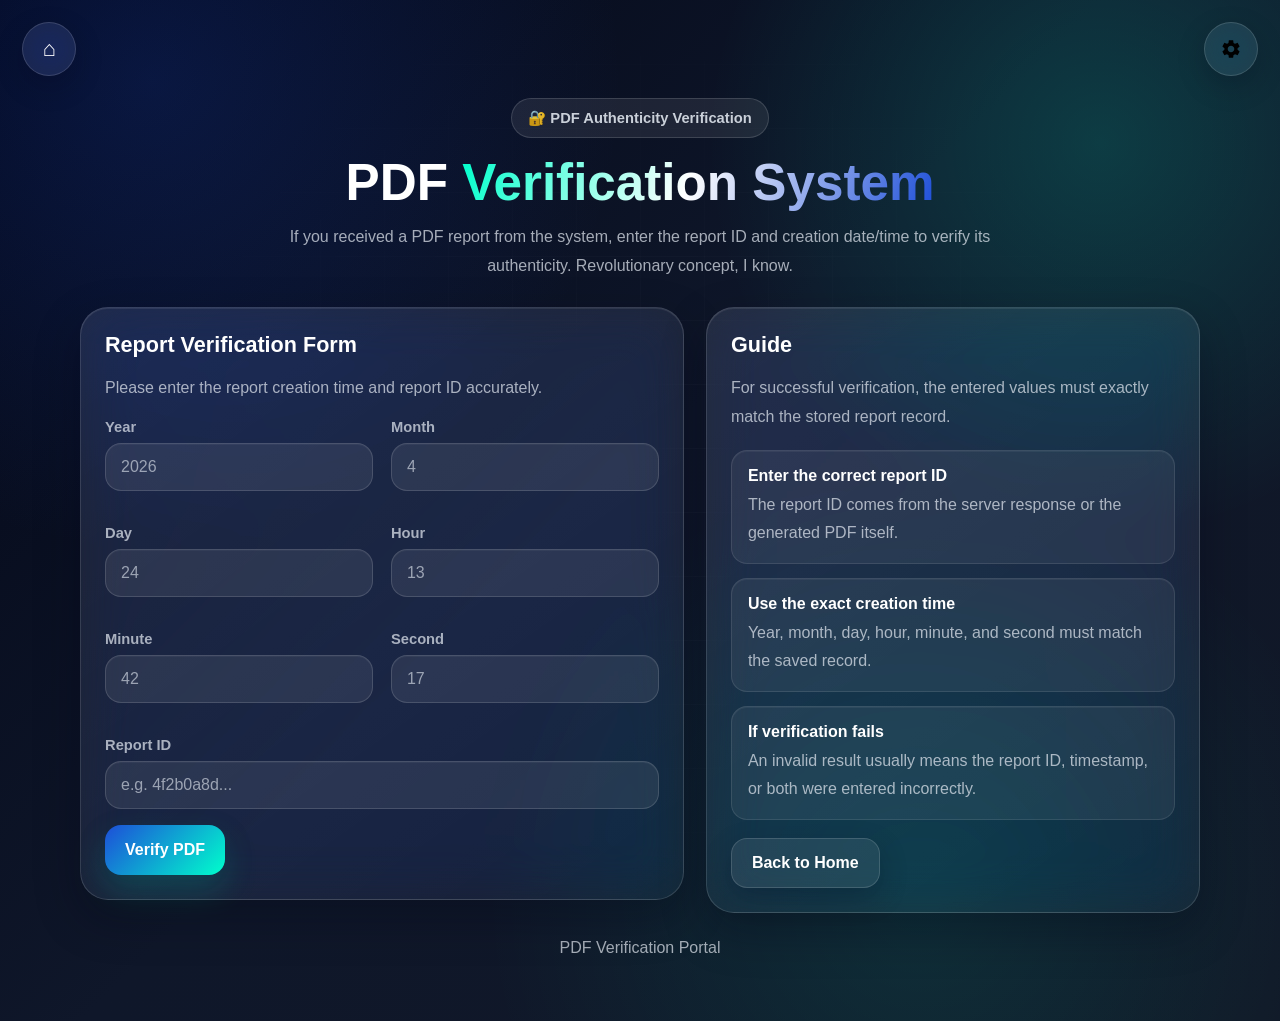
<file: pdf.html>
<!DOCTYPE html>
<html lang="fa" dir="rtl">
<head>
  <meta charset="UTF-8" />
  <meta name="viewport" content="width=device-width, initial-scale=1.0" />
  <title>اعتبارسنجی PDF | AI Earthquake Competition</title>
    <link rel="icon" href="logo%202.png">
    <link rel="stylesheet" href="style.css">
</head>
<body>
  <a href="index.html" class="nav-btn" id="homeBtn" title="بازگشت">⌂</a>

    <div class="glass-panel settings-btn" id="settingsBtn" aria-label="Settings">
    <svg viewBox="0 0 24 24">
        <path d="M19.14,12.94c0.04-0.3,0.06-0.61,0.06-0.94c0-0.32-0.02-0.64-0.06-0.94l2.03-1.58c0.18-0.14,0.23-0.41,0.12-0.61 l-1.92-3.32c-0.12-0.22-0.37-0.29-0.59-0.22l-2.39,0.96c-0.5-0.38-1.03-0.7-1.62-0.94L14.4,2.81c-0.04-0.24-0.24-0.41-0.48-0.41 h-3.84c-0.24,0-0.43,0.17-0.47,0.41L9.25,5.35C8.66,5.59,8.12,5.92,7.63,6.29L5.24,5.33c-0.22-0.08-0.47,0-0.59,0.22L2.73,8.87 C2.62,9.08,2.66,9.34,2.86,9.48l2.03,1.58C4.84,11.36,4.8,11.69,4.8,12s0.02,0.64,0.06,0.94l-2.03,1.58 c-0.18,0.14-0.23,0.41-0.12,0.61l1.92,3.32c0.12,0.22,0.37,0.29,0.59,0.22l2.39-0.96c0.5,0.38,1.03,0.7,1.62,0.94l0.36,2.54 c0.05,0.24,0.24,0.41,0.48,0.41h3.84c0.24,0,0.43-0.17,0.47-0.41l0.36-2.54c0.59-0.24,1.13-0.56,1.62-0.94l2.39,0.96 c0.22,0.08,0.47,0,0.59-0.22l1.92-3.32c0.12-0.22,0.07-0.49-0.12-0.61L19.14,12.94z M12,15.6c-1.98,0-3.6-1.62-3.6-3.6 s1.62-3.6,3.6-3.6s3.6,1.62,3.6,3.6S13.98,15.6,12,15.6z"/>
    </svg>
    </div>

  <aside class="settings-panel glass-panel" id="settingsPanel">
    <h3 data-i18n="settingsTitle">تنظیمات</h3>

    <div class="settings-group">
      <label class="settings-label" data-i18n="primaryColor">رنگ اصلی</label>
      <input type="color" id="primaryColorPicker" value="#7c3aed" onchange="setThemeColor('primary', this.value)">
      <div class="color-row" id="primaryColors">
        <button class="color-option" type="button" data-color="#7c3aed" style="background:#7c3aed;"></button>
        <button class="color-option" type="button" data-color="#2563eb" style="background:#2563eb;"></button>
        <button class="color-option" type="button" data-color="#ec4899" style="background:#ec4899;"></button>
        <button class="color-option" type="button" data-color="#16a34a" style="background:#16a34a;"></button>
        <button class="color-option" type="button" data-color="#f97316" style="background:#f97316;"></button>
        <button class="color-option" type="button" data-color="#4f46e5" style="background:#4f46e5;"></button>
        <button class="color-option" type="button" data-color="#0ea5e9" style="background:#0ea5e9;"></button>
        <button class="color-option" type="button" data-color="#d946ef" style="background:#d946ef;"></button>
        <button class="color-option" type="button" data-color="#059669" style="background:#059669;"></button>
        <button class="color-option" type="button" data-color="#7dd3fc" style="background:#7dd3fc;"></button>
        <button class="color-option" type="button" data-color="#c084fc" style="background:#c084fc;"></button>
        <button class="color-option" type="button" data-color="#2d74b2" style="background:#2d74b2;"></button>
        <button class="color-option" type="button" data-color="#10b9db" style="background:#10b9db;"></button>
        <button class="color-option" type="button" data-color="#a8db10" style="background:#a8db10;"></button>
      </div>
    </div>

    <div class="settings-group">
      <label class="settings-label" data-i18n="accentColor">رنگ Accent</label>
      <input type="color" id="accentColorPicker" value="#06b6d4" onchange="setThemeColor('accent', this.value)">
      <div class="color-row" id="accentColors">
        <button class="color-option" type="button" data-color="#a855f7" style="background:#a855f7;"></button>
        <button class="color-option" type="button" data-color="#06b6d4" style="background:#06b6d4;"></button>
        <button class="color-option" type="button" data-color="#e11d48" style="background:#e11d48;"></button>
        <button class="color-option" type="button" data-color="#22c55e" style="background:#22c55e;"></button>
        <button class="color-option" type="button" data-color="#f59e0b" style="background:#f59e0b;"></button>
        <button class="color-option" type="button" data-color="#f472b6" style="background:#f472b6;"></button>
        <button class="color-option" type="button" data-color="#2dd4bf" style="background:#2dd4bf;"></button>
        <button class="color-option" type="button" data-color="#60a5fa" style="background:#60a5fa;"></button>
        <button class="color-option" type="button" data-color="#84cc16" style="background:#84cc16;"></button>
        <button class="color-option" type="button" data-color="#fb923c" style="background:#fb923c;"></button>
        <button class="color-option" type="button" data-color="#f43f5e" style="background:#f43f5e;"></button>
        <button class="color-option" type="button" data-color="#818cf8" style="background:#818cf8;"></button>
        <button class="color-option" type="button" data-color="#34d399" style="background:#34d399;"></button>
        <button class="color-option" type="button" data-color="#f5f7fb" style="background:#f5f7fb;"></button>

      </div>
    </div>

    <div class="settings-group">
      <label class="settings-label" for="languageSelect" data-i18n="language">زبان</label>
      <select id="languageSelect" class="lang-select">
        <option value="fa">فارسی</option>
        <option value="en">English</option>
        <option value="tr">Türkçe</option>
      </select>
    </div>

    <div class="settings-group">
      <label class="settings-label" for="bgColorPicker" data-i18n="bgColor">رنگ پس‌زمینه</label>
      <input type="color" id="bgColorPicker" value="#0f172a" onchange="setBackgroundColor(this.value)">
    </div>
  </aside>

  <main class="page">
    <section class="hero">
      <div class="badge" data-i18n="badgeText">🔐 تأیید اصالت گزارش PDF</div>
      <h1>
        <span data-i18n="heroTitle1">سامانه</span>
        <span class="gradient-text" data-i18n="heroTitle2">اعتبارسنجی PDF</span>
      </h1>
      <p data-i18n="heroDesc">
        اگر یک گزارش PDF از سیستم دریافت کرده‌اید، با وارد کردن شناسه گزارش و تاریخ/زمان ایجاد، می‌توانید
        اصالت آن را بررسی کنید. بله، بالاخره یک چیزی اینجا واقعاً چیزی را verify می‌کند، نه فقط ژستش را.
      </p>
    </section>

    <section class="layout">
      <div class="card glass-panel">
        <h2 data-i18n="formTitle">فرم بررسی گزارش</h2>
        <p class="lead" data-i18n="formLead">
          لطفاً اطلاعات مربوط به زمان ساخت گزارش و شناسه گزارش را دقیق وارد کنید.
        </p>

        <form id="verifyForm">
          <div class="form-grid">
            <div class="field">
              <label for="year" data-i18n="year">سال</label>
              <input id="year" name="year" type="number" placeholder="2026" required />
            </div>

            <div class="field">
              <label for="month" data-i18n="month">ماه</label>
              <input id="month" name="month" type="number" min="1" max="12" placeholder="4" required />
            </div>

            <div class="field">
              <label for="day" data-i18n="day">روز</label>
              <input id="day" name="day" type="number" min="1" max="31" placeholder="24" required />
            </div>

            <div class="field">
              <label for="hour" data-i18n="hour">ساعت</label>
              <input id="hour" name="hour" type="number" min="0" max="23" placeholder="13" required />
            </div>

            <div class="field">
              <label for="minute" data-i18n="minute">دقیقه</label>
              <input id="minute" name="minute" type="number" min="0" max="59" placeholder="42" required />
            </div>

            <div class="field">
              <label for="second" data-i18n="second">ثانیه</label>
              <input id="second" name="second" type="number" min="0" max="59" placeholder="17" required />
            </div>

            <div class="field full-width">
              <label for="reportId" data-i18n="reportId">شناسه گزارش (Report ID)</label>
              <input id="reportId" name="report_id" type="text" placeholder="e.g. 4f2b0a8d..." required />
            </div>
          </div>

          <button type="submit" class="submit-btn" id="submitBtn" data-i18n="verifyBtn">
            بررسی اعتبار PDF
          </button>
        </form>

        <div id="resultPanel" class="result-panel glass-panel">
          <div id="resultStatus" class="result-status valid"></div>
          <p id="resultMessage" class="result-message"></p>
          <div id="resultGrid" class="result-grid"></div>
        </div>
      </div>

      <div class="card glass-panel">
        <h2 data-i18n="guideTitle">راهنما</h2>
        <p class="lead" data-i18n="guideLead">
          برای اعتبارسنجی موفق، باید اطلاعات را دقیقاً مطابق زمان ایجاد PDF وارد کنید.
        </p>

        <div class="tips-list">
          <div class="tip-box">
            <strong data-i18n="tip1Title">شناسه گزارش را درست وارد کنید</strong>
            <span data-i18n="tip1Text">شناسه گزارش از پاسخ سرور یا خود گزارش PDF دریافت می‌شود.</span>
          </div>

          <div class="tip-box">
            <strong data-i18n="tip2Title">زمان ایجاد را دقیق بنویسید</strong>
            <span data-i18n="tip2Text">سال، ماه، روز، ساعت، دقیقه و ثانیه باید با رکورد ذخیره‌شده یکسان باشند.</span>
          </div>

          <div class="tip-box">
            <strong data-i18n="tip3Title">در صورت عدم اعتبار</strong>
            <span data-i18n="tip3Text">اگر نتیجه نامعتبر بود، احتمالاً شناسه، زمان یا هر دو اشتباه وارد شده‌اند.</span>
          </div>
        </div>

        <div class="guide-actions">
          <a href="index.html" class="ghost-btn" data-i18n="backHome">
            بازگشت به صفحه اصلی
          </a>
        </div>
      </div>
    </section>

    <div class="footer-note" data-i18n="footerNote">
      AI Competition PDF Verification Portal
    </div>
  </main>

  <script>
    const translations = {
      fa: {
        pageTitle: "اعتبارسنجی PDF | AI Earthquake Competition",
        settingsTitle: "تنظیمات",
        primaryColor: "رنگ اصلی",
        accentColor: "رنگ Accent",
        bgColor: "رنگ پس‌زمینه",
        language: "زبان",
        badgeText: "🔐 تأیید اصالت گزارش PDF",
        heroTitle1: "سامانه",
        heroTitle2: "اعتبارسنجی PDF",
        heroDesc: "اگر یک گزارش PDF از سیستم دریافت کرده‌اید، با وارد کردن شناسه گزارش و تاریخ/زمان ایجاد، می‌توانید اصالت آن را بررسی کنید. بله، بالاخره یک چیزی اینجا واقعاً چیزی را verify می‌کند، نه فقط ژستش را.",
        formTitle: "فرم بررسی گزارش",
        formLead: "لطفاً اطلاعات مربوط به زمان ساخت گزارش و شناسه گزارش را دقیق وارد کنید.",
        year: "سال",
        month: "ماه",
        day: "روز",
        hour: "ساعت",
        minute: "دقیقه",
        second: "ثانیه",
        reportId: "شناسه گزارش (Report ID)",
        verifyBtn: "بررسی اعتبار PDF",
        guideTitle: "راهنما",
        guideLead: "برای اعتبارسنجی موفق، باید اطلاعات را دقیقاً مطابق زمان ایجاد PDF وارد کنید.",
        tip1Title: "شناسه گزارش را درست وارد کنید",
        tip1Text: "شناسه گزارش از پاسخ سرور یا خود گزارش PDF دریافت می‌شود.",
        tip2Title: "زمان ایجاد را دقیق بنویسید",
        tip2Text: "سال، ماه، روز، ساعت، دقیقه و ثانیه باید با رکورد ذخیره‌شده یکسان باشند.",
        tip3Title: "در صورت عدم اعتبار",
        tip3Text: "اگر نتیجه نامعتبر بود، احتمالاً شناسه، زمان یا هر دو اشتباه وارد شده‌اند.",
        backHome: "بازگشت به صفحه اصلی",
        footerNote: "پرتال اعتبارسنجی PDF",
        validTitle: "✅ PDF معتبر است",
        invalidTitle: "❌ PDF معتبر نیست",
        validMessage: "این گزارش در سامانه پیدا شد و اطلاعات آن با رکورد ذخیره‌شده مطابقت دارد.",
        invalidMessage: "رکوردی با این شناسه و تاریخ/زمان پیدا نشد.",
        loading: "در حال بررسی...",
        fields: {
          report_id: "شناسه گزارش",
          created_at: "تاریخ ایجاد",
          filename: "نام فایل",
          collapse_probability: "احتمال ریزش",
          seal_hash: "Seal Hash",
          building_data: "اطلاعات ساختمان"
        }
      },
      en: {
        pageTitle: "PDF Verification | AI Earthquake Competition",
        settingsTitle: "Settings",
        primaryColor: "Primary Color",
        accentColor: "Accent Color",
        bgColor: "Background Color",
        language: "Language",
        badgeText: "🔐 PDF Authenticity Verification",
        heroTitle1: "PDF",
        heroTitle2: "Verification System",
        heroDesc: "If you received a PDF report from the system, enter the report ID and creation date/time to verify its authenticity. Revolutionary concept, I know.",
        formTitle: "Report Verification Form",
        formLead: "Please enter the report creation time and report ID accurately.",
        year: "Year",
        month: "Month",
        day: "Day",
        hour: "Hour",
        minute: "Minute",
        second: "Second",
        reportId: "Report ID",
        verifyBtn: "Verify PDF",
        guideTitle: "Guide",
        guideLead: "For successful verification, the entered values must exactly match the stored report record.",
        tip1Title: "Enter the correct report ID",
        tip1Text: "The report ID comes from the server response or the generated PDF itself.",
        tip2Title: "Use the exact creation time",
        tip2Text: "Year, month, day, hour, minute, and second must match the saved record.",
        tip3Title: "If verification fails",
        tip3Text: "An invalid result usually means the report ID, timestamp, or both were entered incorrectly.",
        backHome: "Back to Home",
        footerNote: "PDF Verification Portal",
        validTitle: "✅ PDF is valid",
        invalidTitle: "❌ PDF is not valid",
        validMessage: "This report was found in the system and matches the stored verification record.",
        invalidMessage: "No matching record was found for this report ID and timestamp.",
        loading: "Verifying...",
        fields: {
          report_id: "Report ID",
          created_at: "Created At",
          filename: "Filename",
          collapse_probability: "Collapse Probability",
          seal_hash: "Seal Hash",
          building_data: "Building Data"
        }
      },
      tr: {
        pageTitle: "PDF Doğrulama | AI Earthquake Competition",
        settingsTitle: "Ayarlar",
        primaryColor: "Ana Renk",
        accentColor: "Vurgu Rengi",
        bgColor: "Arka Plan Rengi",
        language: "Dil",
        badgeText: "🔐 PDF Özgünlük Doğrulaması",
        heroTitle1: "PDF",
        heroTitle2: "Doğrulama Sistemi",
        heroDesc: "Sistemden bir PDF raporu aldıysanız, rapor kimliğini ve oluşturulma tarih/saatini girerek özgünlüğünü doğrulayabilirsiniz. Evet, gerçekten çalışan bir doğrulama.",
        formTitle: "Rapor Doğrulama Formu",
        formLead: "Lütfen raporun oluşturulma zamanı ve rapor kimliğini doğru girin.",
        year: "Yıl",
        month: "Ay",
        day: "Gün",
        hour: "Saat",
        minute: "Dakika",
        second: "Saniye",
        reportId: "Rapor Kimliği",
        verifyBtn: "PDF Doğrula",
        guideTitle: "Kılavuz",
        guideLead: "Başarılı doğrulama için girilen bilgiler kayıtla tam olarak eşleşmelidir.",
        tip1Title: "Rapor kimliğini doğru girin",
        tip1Text: "Rapor kimliği sunucu yanıtından veya PDF raporunun kendisinden alınır.",
        tip2Title: "Oluşturulma zamanını tam girin",
        tip2Text: "Yıl, ay, gün, saat, dakika ve saniye kayıtla aynı olmalıdır.",
        tip3Title: "Doğrulama başarısızsa",
        tip3Text: "Geçersiz sonuç genellikle rapor kimliğinin veya zaman bilgisinin yanlış girildiği anlamına gelir.",
        backHome: "Ana Sayfaya Dön",
        footerNote: "PDF Doğrulama Portalı",
        validTitle: "✅ PDF geçerli",
        invalidTitle: "❌ PDF geçerli değil",
        validMessage: "Bu rapor sistemde bulundu ve kayıtlı doğrulama verileriyle eşleşiyor.",
        invalidMessage: "Bu rapor kimliği ve zaman bilgisi için eşleşen kayıt bulunamadı.",
        loading: "Doğrulanıyor...",
        fields: {
          report_id: "Rapor Kimliği",
          created_at: "Oluşturulma Zamanı",
          filename: "Dosya Adı",
          collapse_probability: "Çökme Olasılığı",
          seal_hash: "Seal Hash",
          building_data: "Bina Verisi"
        }
      }
    };

    const root = document.documentElement;
    const settingsBtn = document.getElementById("settingsBtn");
    const settingsPanel = document.getElementById("settingsPanel");
    const languageSelect = document.getElementById("languageSelect");
    const verifyForm = document.getElementById("verifyForm");
    const submitBtn = document.getElementById("submitBtn");
    const resultPanel = document.getElementById("resultPanel");
    const resultStatus = document.getElementById("resultStatus");
    const resultMessage = document.getElementById("resultMessage");
    const resultGrid = document.getElementById("resultGrid");

    function getLang() {
      return localStorage.getItem("selectedLang") || localStorage.getItem("lang") || "fa";
    }

    function setDirection(lang) {
      const html = document.documentElement;
      if (lang === "fa") {
        html.lang = "fa";
        html.dir = "rtl";
        document.body.style.fontFamily = '"Vazirmatn", "Segoe UI", Tahoma, sans-serif';
      } else {
        html.lang = lang;
        html.dir = "ltr";
        document.body.style.fontFamily = '"Segoe UI", Tahoma, sans-serif';
      }
    }

    function applyTranslations(lang) {
      const t = translations[lang];
      document.title = t.pageTitle;

      document.querySelectorAll("[data-i18n]").forEach(el => {
        const key = el.getAttribute("data-i18n");
        if (t[key]) el.textContent = t[key];
      });

      languageSelect.value = lang;
      setDirection(lang);
    }

    function applyTheme() {
      const primary = localStorage.getItem("primaryColor") || "#7c3aed";
      const accent = localStorage.getItem("accentColor") || "#06b6d4";
      const bg = localStorage.getItem("bgColor") || "#0f172a";
      root.style.setProperty("--primary", primary);
      root.style.setProperty("--primary-color", primary);
      root.style.setProperty("--accent", accent);
      root.style.setProperty("--secondary-color", accent);
      root.style.setProperty("--bg-color", bg);
      root.style.setProperty("--primary-rgb", hexToRgb(primary));
      root.style.setProperty("--accent-rgb", hexToRgb(accent));
      document.getElementById("primaryColorPicker").value = primary;
      document.getElementById("accentColorPicker").value = accent;
      document.getElementById("bgColorPicker").value = bg;
    }

    function setThemeColor(type, color) {
      if (type === "primary") {
        localStorage.setItem("primaryColor", color);
      } else {
        localStorage.setItem("accentColor", color);
      }
      applyTheme();
    }

    function setBackgroundColor(color) {
      localStorage.setItem("bgColor", color);
      applyTheme();
    }

    function hexToRgb(hex) {
      const clean = (hex || "#06b6d4").replace("#", "").trim();
      const full = clean.length === 3 ? clean.split("").map(ch => ch + ch).join("") : clean;
      const bigint = parseInt(full, 16);
      const r = (bigint >> 16) & 255;
      const g = (bigint >> 8) & 255;
      const b = bigint & 255;
      return `${r}, ${g}, ${b}`;
    }

    function toggleSettings() {
      settingsPanel.classList.toggle("open");
    }

    settingsBtn.addEventListener("click", () => {
      toggleSettings();
    });

    document.addEventListener("click", (e) => {
      if (!settingsPanel.contains(e.target) && !settingsBtn.contains(e.target)) {
        settingsPanel.classList.remove("open");
      }
    });

    document.querySelectorAll("#primaryColors .color-option").forEach(btn => {
      btn.addEventListener("click", () => setThemeColor("primary", btn.dataset.color));
    });

    document.querySelectorAll("#accentColors .color-option").forEach(btn => {
      btn.addEventListener("click", () => setThemeColor("accent", btn.dataset.color));
    });

    languageSelect.addEventListener("change", (e) => {
      const lang = e.target.value;
      localStorage.setItem("lang", lang);
      localStorage.setItem("selectedLang", lang);
      applyTranslations(lang);
      renderLastResult();
    });

    let lastResult = null;

    function normalizeValue(value) {
      if (value === null || value === undefined) return "-";
      if (typeof value === "object") {
        return JSON.stringify(value, null, 2);
      }
      return String(value);
    }

    function renderResult(data, isValidOverride = null) {
      const lang = getLang();
      const t = translations[lang];

      const isValid =
        isValidOverride !== null
          ? isValidOverride
          : Boolean(
              data.valid ??
              data.verified ??
              data.found ??
              data.is_valid
            );

      resultPanel.classList.add("active");
      resultStatus.className = "result-status " + (isValid ? "valid" : "invalid");
      resultStatus.textContent = isValid ? t.validTitle : t.invalidTitle;
      resultMessage.textContent = isValid ? t.validMessage : t.invalidMessage;

      resultGrid.innerHTML = "";

      const candidateRecord = data.record || data.data || data.report || data.result || data;

      const preferredFields = [
        "report_id",
        "created_at",
        "filename",
        "collapse_probability",
        "seal_hash",
        "building_data"
      ];

      preferredFields.forEach(key => {
        if (candidateRecord && candidateRecord[key] !== undefined) {
          const item = document.createElement("div");
          item.className = "result-item";

          const label = document.createElement("small");
          label.textContent = t.fields[key] || key;

          const value = document.createElement("strong");
          value.textContent = normalizeValue(candidateRecord[key]);

          item.appendChild(label);
          item.appendChild(value);
          resultGrid.appendChild(item);
        }
      });

      if (!resultGrid.children.length && !isValid) {
        const item = document.createElement("div");
        item.className = "result-item";
        item.style.gridColumn = "1 / -1";
        item.innerHTML = `<small>Info</small><strong>${t.invalidMessage}</strong>`;
        resultGrid.appendChild(item);
      }

      lastResult = { data, isValidOverride };
    }

    function renderLastResult() {
      if (lastResult) {
        renderResult(lastResult.data, lastResult.isValidOverride);
      }
    }

    verifyForm.addEventListener("submit", async (e) => {
      e.preventDefault();

      const lang = getLang();
      const t = translations[lang];

      const payload = {
        year: Number(document.getElementById("year").value),
        month: Number(document.getElementById("month").value),
        day: Number(document.getElementById("day").value),
        hour: Number(document.getElementById("hour").value),
        minute: Number(document.getElementById("minute").value),
        second: Number(document.getElementById("second").value),
        report_id: document.getElementById("reportId").value.trim()
      };

      submitBtn.disabled = true;
      verifyForm.classList.add("loading");
      const originalBtnText = submitBtn.textContent;
      submitBtn.textContent = t.loading;

      try {
        const response = await fetch("/verify-pdf", {
          method: "POST",
          headers: {
            "Content-Type": "application/json"
          },
          body: JSON.stringify(payload)
        });

        const data = await response.json();

        if (!response.ok) {
          renderResult(
            {
              valid: false,
              error: data.error || "Request failed"
            },
            false
          );
        } else {
          renderResult(data);
        }
      } catch (error) {
        renderResult(
          {
            valid: false,
            error: error.message
          },
          false
        );
      } finally {
        submitBtn.disabled = false;
        verifyForm.classList.remove("loading");
        submitBtn.textContent = originalBtnText;
      }
    });

    applyTheme();
    applyTranslations(getLang());
  </script>
</body>
</html>
</file>
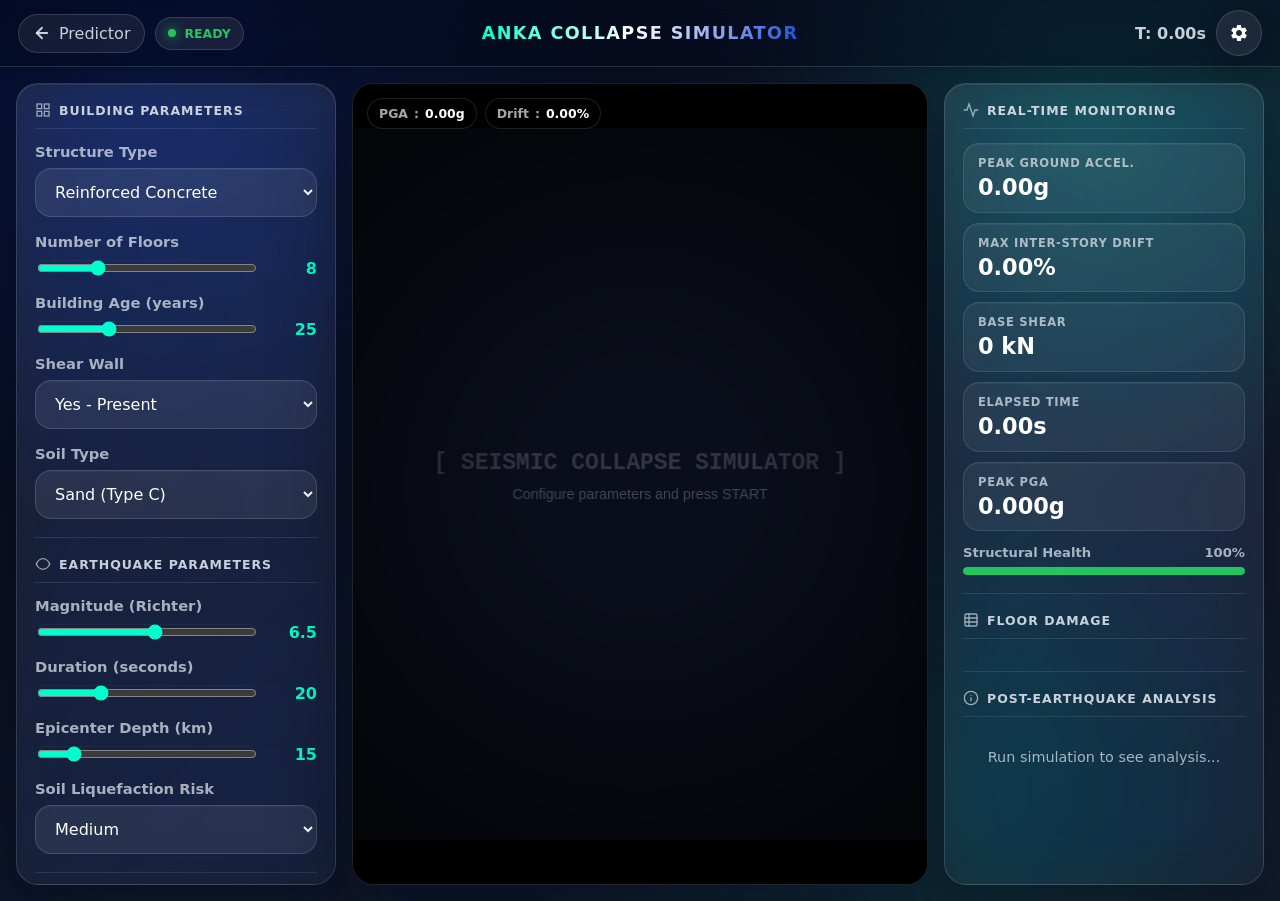
<file: simulation.html>
<!DOCTYPE html>
<html lang="en">
<head>
<meta charset="UTF-8">
<meta name="viewport" content="width=device-width, initial-scale=1.0">
<title>Anka — Seismic Collapse Simulator</title>
<link rel="icon" href="logo%202.png">
<link rel="stylesheet" href="style.css">
</head>
<body class="sim-page">

<!-- ═══ TOP BAR ═══ -->
<div class="topbar">
  <div class="topbar-left">
    <a href="index.html" class="back-link">
      <svg viewBox="0 0 24 24" fill="none" stroke="currentColor" stroke-width="2.5" stroke-linecap="round" stroke-linejoin="round"><path d="M19 12H5"/><path d="M12 19l-7-7 7-7"/></svg>
      <span data-i18n="back_predictor">Predictor</span>
    </a>
    <span class="status-badge ready" id="statusBadge" data-i18n="status_ready">Ready</span>
  </div>
  <div class="topbar-center"><span class="logo-text" data-i18n="sim_title">Anka Collapse Simulator</span></div>
  <div class="topbar-right">
    <span class="time-display" id="simTimeDisplay">T: 0.00s</span>
    <button class="settings-btn sim-settings-btn" type="button" onclick="toggleSettings()" data-i18n-title="settings_title" title="Settings" aria-label="Settings">
      <svg viewBox="0 0 24 24">
        <path fill="currentColor" d="M19.14,12.94c0.04-0.3,0.06-0.61,0.06-0.94c0-0.32-0.02-0.64-0.06-0.94l2.03-1.58c0.18-0.14,0.23-0.41,0.12-0.61 l-1.92-3.32c-0.12-0.22-0.37-0.29-0.59-0.22l-2.39,0.96c-0.5-0.38-1.03-0.7-1.62-0.94L14.4,2.81c-0.04-0.24-0.24-0.41-0.48-0.41 h-3.84c-0.24,0-0.43,0.17-0.47,0.41L9.25,5.35C8.66,5.59,8.12,5.92,7.63,6.29L5.24,5.33c-0.22-0.08-0.47,0-0.59,0.22L2.73,8.87 C2.62,9.08,2.66,9.34,2.86,9.48l2.03,1.58C4.84,11.36,4.8,11.69,4.8,12s0.02,0.64,0.06,0.94l-2.03,1.58 c-0.18,0.14-0.23,0.41-0.12,0.61l1.92,3.32c0.12,0.22,0.37,0.29,0.59,0.22l2.39-0.96c0.5,0.38,1.03,0.7,1.62,0.94l0.36,2.54 c0.05,0.24,0.24,0.41,0.48,0.41h3.84c0.24,0,0.43-0.17,0.47-0.41l0.36-2.54c0.59-0.24,1.13-0.56,1.62-0.94l2.39,0.96 c0.22,0.08,0.47,0,0.59-0.22l1.92-3.32c0.12-0.22,0.07-0.49-0.12-0.61L19.14,12.94z M12,15.6c-1.98,0-3.6-1.62-3.6-3.6 s1.62-3.6,3.6-3.6s3.6,1.62,3.6,3.6S13.98,15.6,12,15.6z"/>
      </svg>
    </button>
  </div>
</div>

<div class="glass-panel settings-panel" id="settingsPanel">
  <h3 data-i18n="settings_title">Settings</h3>
  <div class="settings-group">
    <label for="langSelect" data-i18n="lang_label">Language</label>
    <select id="langSelect" onchange="changeLanguage()">
      <option value="en">English</option>
      <option value="fa">فارسی</option>
      <option value="tr">Türkçe</option>
    </select>
  </div>
  <div class="settings-group">
    <label for="primaryColorPicker" data-i18n="primary_color">Primary Color</label>
    <input type="color" id="primaryColorPicker" value="#1d4ed8" onchange="updateColors()">
  </div>
  <div class="settings-group">
    <label for="accentColorPicker" data-i18n="accent_color">Accent Color</label>
    <input type="color" id="accentColorPicker" value="#00ffcc" onchange="updateColors()">
  </div>
  <div class="settings-group">
    <label for="bgColorPicker" data-i18n="bg_color">Background Color</label>
    <input type="color" id="bgColorPicker" value="#0f172a" onchange="updateColors()">
  </div>
</div>

<!-- ═══ MAIN LAYOUT ═══ -->
<div class="simulation-shell">

  <!-- LEFT PANEL -->
  <div class="panel" id="controlPanel">
    <div class="section-title">
      <svg viewBox="0 0 24 24" fill="none" stroke="currentColor" stroke-width="2" stroke-linecap="round"><rect x="3" y="3" width="7" height="7"/><rect x="14" y="3" width="7" height="7"/><rect x="3" y="14" width="7" height="7"/><rect x="14" y="14" width="7" height="7"/></svg>
      <span data-i18n="building_parameters">Building Parameters</span>
    </div>
    <div class="ig"><label data-i18n="structure_type">Structure Type</label>
      <select id="structureType"><option value="concrete" data-i18n="reinforced_concrete">Reinforced Concrete</option><option value="steel" data-i18n="steel_frame">Steel Frame</option><option value="masonry" data-i18n="masonry_brick">Masonry / Brick</option><option value="wood" data-i18n="wood_frame">Wood Frame</option></select>
    </div>
    <div class="ig"><label data-i18n="number_floors">Number of Floors</label>
      <div class="range-row"><input type="range" id="numFloors" min="2" max="25" value="8" oninput="document.getElementById('numFloorsVal').textContent=this.value"><span class="range-val" id="numFloorsVal">8</span></div>
    </div>
    <div class="ig"><label data-i18n="building_age">Building Age (years)</label>
      <div class="range-row"><input type="range" id="buildingAge" min="0" max="80" value="25" oninput="document.getElementById('buildingAgeVal').textContent=this.value"><span class="range-val" id="buildingAgeVal">25</span></div>
    </div>
    <div class="ig"><label data-i18n="shear_wall">Shear Wall</label>
      <select id="shearWall"><option value="yes" data-i18n="yes_present">Yes - Present</option><option value="no" data-i18n="no_absent">No - Absent</option></select>
    </div>
    <div class="ig"><label data-i18n="soil_type">Soil Type</label>
      <select id="soilType"><option value="rock" data-i18n="rock_type">Rock (Type A)</option><option value="gravel" data-i18n="gravel_type">Gravel (Type B)</option><option value="sand" selected data-i18n="sand_type">Sand (Type C)</option><option value="clay" data-i18n="clay_type">Clay (Type D)</option><option value="soft" data-i18n="soft_type">Soft Soil (Type E)</option></select>
    </div>

    <div class="section-divider"></div>
    <div class="section-title">
      <svg viewBox="0 0 24 24" fill="none" stroke="currentColor" stroke-width="2" stroke-linecap="round"><path d="M2 12s3-8 10-8 10 8 10 8"/><path d="M2 12s3 8 10 8 10-8 10-8"/></svg>
      <span data-i18n="earthquake_parameters">Earthquake Parameters</span>
    </div>
    <div class="ig"><label data-i18n="magnitude_richter">Magnitude (Richter)</label>
      <div class="range-row"><input type="range" id="magnitude" min="3" max="9.5" step="0.1" value="6.5" oninput="document.getElementById('magVal').textContent=parseFloat(this.value).toFixed(1)"><span class="range-val" id="magVal">6.5</span></div>
    </div>
    <div class="ig"><label data-i18n="duration_seconds">Duration (seconds)</label>
      <div class="range-row"><input type="range" id="duration" min="5" max="60" value="20" oninput="document.getElementById('durVal').textContent=this.value"><span class="range-val" id="durVal">20</span></div>
    </div>
    <div class="ig"><label data-i18n="depth_km">Epicenter Depth (km)</label>
      <div class="range-row"><input type="range" id="depth" min="1" max="100" value="15" oninput="document.getElementById('depthVal').textContent=this.value"><span class="range-val" id="depthVal">15</span></div>
    </div>
    <div class="ig"><label data-i18n="liquefaction_risk">Soil Liquefaction Risk</label>
      <select id="liquefaction"><option value="low" data-i18n="low">Low</option><option value="medium" selected data-i18n="medium">Medium</option><option value="high" data-i18n="high">High</option></select>
    </div>

    <div class="section-divider"></div>
    <div class="speed-control">
      <label data-i18n="speed">Speed</label>
      <input type="range" id="simSpeed" min="0.25" max="3" step="0.25" value="1" oninput="document.getElementById('speedVal').textContent=this.value+'x'">
      <span class="range-val" id="speedVal">1x</span>
    </div>
    <div class="btn-group">
      <button class="btn btn-primary" id="startBtn" data-i18n="start_btn">Start</button>
      <button class="btn btn-secondary" id="resetBtn" data-i18n="reset_btn">Reset</button>
      <button class="btn btn-warning" id="pauseBtn" data-i18n="pause_btn">Pause</button>
    </div>
  </div>

  <!-- CENTER: CANVAS -->
  <div class="canvas-wrap" id="canvasWrap">
    <canvas id="simCanvas"></canvas>
    <div class="cinematic-bars"></div>
    <div class="canvas-overlay" id="canvasOverlay">
      <div class="overlay-tag"><span data-i18n="pga_short">PGA</span>: <span class="ov-val" id="ovPGA">0.00g</span></div>
      <div class="overlay-tag"><span data-i18n="drift_short">Drift</span>: <span class="ov-val" id="ovDrift">0.00%</span></div>
    </div>
  </div>

  <!-- RIGHT PANEL -->
  <div class="panel" id="monitorPanel">
    <div class="section-title">
      <svg viewBox="0 0 24 24" fill="none" stroke="currentColor" stroke-width="2" stroke-linecap="round"><path d="M22 12h-4l-3 9L9 3l-3 9H2"/></svg>
      <span data-i18n="real_time_monitoring">Real-Time Monitoring</span>
    </div>
    <div class="monitor-card"><div class="mc-label" data-i18n="peak_ground_accel">Peak Ground Accel.</div><div class="mc-value neutral" id="monPGA">0.00g</div></div>
    <div class="monitor-card"><div class="mc-label" data-i18n="max_story_drift">Max Inter-Story Drift</div><div class="mc-value neutral" id="monDrift">0.00%</div></div>
    <div class="monitor-card"><div class="mc-label" data-i18n="base_shear">Base Shear</div><div class="mc-value neutral" id="monBaseShear">0 kN</div></div>
    <div class="monitor-card">
      <div class="mc-label" data-i18n="elapsed_time">Elapsed Time</div>
      <div class="mc-value neutral" id="monTime">0.00s</div>
    </div>

    <div class="monitor-card">
      <div class="mc-label" data-i18n="peak_pga">Peak PGA</div>
      <div class="mc-value neutral" id="monPeakPGA">0.000g</div>
    </div>

    <div class="health-bar-wrap">
      <div class="health-bar-label"><span data-i18n="structural_health">Structural Health</span><span id="healthPercent">100%</span></div>
      <div class="health-bar-bg"><div class="health-bar-fill" id="healthBar"></div></div>
    </div>

    <div class="section-divider"></div>
    <div class="section-title">
      <svg viewBox="0 0 24 24" fill="none" stroke="currentColor" stroke-width="2" stroke-linecap="round"><rect x="3" y="3" width="18" height="18" rx="2"/><path d="M3 9h18"/><path d="M3 15h18"/><path d="M9 3v18"/></svg>
      <span data-i18n="floor_damage">Floor Damage</span>
    </div>
    <div class="floor-bars" id="floorBars"></div>

    <div class="section-divider"></div>
    <div class="section-title">
      <svg viewBox="0 0 24 24" fill="none" stroke="currentColor" stroke-width="2" stroke-linecap="round"><circle cx="12" cy="12" r="10"/><path d="M12 16v-4"/><path d="M12 8h.01"/></svg>
      <span data-i18n="post_analysis">Post-Earthquake Analysis</span>
    </div>
    <div class="analysis-box" id="analysisBox">
      <div class="analysis-result" id="analysisResult">—</div>
      <ul class="analysis-factors" id="analysisFactors"></ul>
    </div>
    <div id="analysisPlaceholder" class="analysis-placeholder" data-i18n="analysis_placeholder">Run simulation to see analysis...</div>
  </div>
</div>

<!-- ═══════════ JAVASCRIPT ═══════════ -->
<script>
// ============================================================
//  Anka SEISMIC COLLAPSE SIMULATOR — CINEMATIC EDITION
//  Pure Vanilla JS + Canvas — Zero Dependencies
// ============================================================

const CONFIG = {
  GRAVITY: 9.81,
  PPM: 22,                       // pixels per meter
  GROUND_RATIO: 0.88,
  FLOOR_H: 3.2,                  // meters
  BAY_W: 5.0,
  NUM_BAYS: 3,
  COL_W: 0.45,
  BEAM_H: 0.5,
  WALL_T: 0.25,
  DAMPING: 0.05,
  DEBRIS_MAX: 600,
  DUST_MAX: 400,
  CINE_BAR: 24,
  CRACK_DENSITY: 8,
  DRIFT_MINOR: 0.005,
  DRIFT_MOD: 0.015,
  DRIFT_SEVERE: 0.03,
  DRIFT_COLLAPSE: 0.06,
  SOIL_AMP: { rock:0.8, gravel:0.95, sand:1.1, clay:1.35, soft:1.7 },
  DUCTILITY: { steel:1.5, concrete:1.0, wood:1.2, masonry:0.55 },
  AGE_FACTOR: 0.006,
  SHEAR_WALL_BONUS: 1.65,
  LIQ_FACTOR: { low:1.0, medium:1.25, high:1.6 },
  CLR: {
    sky_top:'#070b14', sky_bot:'#111729',
    ground:'#1a1a2e', ground_line:'#2d2d4a',
    bldg_fill:'#2a2a40', bldg_stroke:'#4a4a6a',
    col:'#5a6a8a', beam:'#5a6a8a', wall:'#6a7a9a',
    crack:'#ff6b35',
    dmg:['#4a6a4a','#fbbf24','#f97316','#ef4444','#991b1b'],
    debris:['#8b7355','#a0937a','#6b5b4a','#c4b39a','#555','#777'],
    dust:'rgba(180,165,140,',
    win_lit:'rgba(255,220,120,0.12)', win_dark:'rgba(0,0,0,0.3)',
    concrete:'#5a6a8a', damaged1:'#fbbf24', damaged2:'#f97316', damaged3:'#ef4444'
  }
};

const simTranslations = {
  en: {
    settings_title: "Settings",
    lang_label: "Language",
    primary_color: "Primary Color",
    accent_color: "Accent Color",
    bg_color: "Background Color",
    back_predictor: "Predictor",
    status_ready: "Ready",
    status_running: "Running",
    status_complete: "Complete",
    status_idle: "Ready",
    sim_title: "Anka Collapse Simulator",
    building_parameters: "Building Parameters",
    structure_type: "Structure Type",
    reinforced_concrete: "Reinforced Concrete",
    steel_frame: "Steel Frame",
    masonry_brick: "Masonry / Brick",
    wood_frame: "Wood Frame",
    number_floors: "Number of Floors",
    building_age: "Building Age (years)",
    shear_wall: "Shear Wall",
    yes_present: "Yes - Present",
    no_absent: "No - Absent",
    soil_type: "Soil Type",
    rock_type: "Rock (Type A)",
    gravel_type: "Gravel (Type B)",
    sand_type: "Sand (Type C)",
    clay_type: "Clay (Type D)",
    soft_type: "Soft Soil (Type E)",
    earthquake_parameters: "Earthquake Parameters",
    magnitude_richter: "Magnitude (Richter)",
    duration_seconds: "Duration (seconds)",
    depth_km: "Epicenter Depth (km)",
    liquefaction_risk: "Soil Liquefaction Risk",
    low: "Low",
    medium: "Medium",
    high: "High",
    speed: "Speed",
    start_btn: "Start",
    reset_btn: "Reset",
    pause_btn: "Pause",
    resume_btn: "Resume",
    pga_short: "PGA",
    drift_short: "Drift",
    real_time_monitoring: "Real-Time Monitoring",
    peak_ground_accel: "Peak Ground Accel.",
    max_story_drift: "Max Inter-Story Drift",
    base_shear: "Base Shear",
    elapsed_time: "Elapsed Time",
    peak_pga: "Peak PGA",
    structural_health: "Structural Health",
    floor_damage: "Floor Damage",
    post_analysis: "Post-Earthquake Analysis",
    analysis_placeholder: "Run simulation to see analysis...",
    idle_title: "[ SEISMIC COLLAPSE SIMULATOR ]",
    idle_hint: "Configure parameters and press START",
    time_prefix: "T",
    phase_active: "EARTHQUAKE ACTIVE",
    phase_post: "POST-QUAKE",
    severity_safe: "Safe",
    severity_moderate: "Moderate",
    severity_severe: "Severe",
    severity_collapse: "Collapse",
    collapsed: "Collapsed",
    peak_pga_label: "Peak PGA",
    max_drift_label: "Max Drift",
    floors_collapsed_label: "Floors Collapsed",
    contributing_factors: "Contributing Factors",
    floor_prefix: "F",
    factor_high_magnitude: "High magnitude earthquake (M{mag}) generated extreme ground accelerations (PGA: {pga}g).",
    factor_moderate_magnitude: "Moderate earthquake (M{mag}) with PGA of {pga}g.",
    factor_low_ductility: "Low ductility structure ({type}) - brittle failure mode with limited energy dissipation.",
    factor_high_ductility: "High ductility structure ({type}) - good energy absorption capacity.",
    factor_no_shear: "Absence of shear walls reduced lateral resistance significantly, allowing excessive inter-story drift.",
    factor_with_shear: "Shear walls provided additional lateral stiffness and drift control.",
    factor_age: "Aged structure ({age} years) - material degradation reduced effective capacity by about {percent}%.",
    factor_soft_soil: "Soft soil conditions amplified ground motion by {percent}%.",
    factor_liq_high: "High liquefaction risk caused additional foundation instability and amplified structural demands.",
    factor_max_drift: "Maximum inter-story drift reached {drift}% (threshold for collapse: {threshold}%).",
    factor_collapsed_floors: "Progressive collapse affected {count} of {total} floors."
  },
  fa: {
    settings_title: "تنظیمات",
    lang_label: "زبان",
    primary_color: "رنگ اصلی",
    accent_color: "رنگ تأکیدی",
    bg_color: "رنگ پس‌زمینه",
    back_predictor: "پیش‌بینی",
    status_ready: "آماده",
    status_running: "در حال اجرا",
    status_complete: "کامل شد",
    status_idle: "آماده",
    sim_title: "شبیه‌ساز ریزش Anka",
    building_parameters: "پارامترهای ساختمان",
    structure_type: "نوع سازه",
    reinforced_concrete: "بتن‌آرمه",
    steel_frame: "قاب فولادی",
    masonry_brick: "مصالح بنایی / آجری",
    wood_frame: "قاب چوبی",
    number_floors: "تعداد طبقات",
    building_age: "سن ساختمان (سال)",
    shear_wall: "دیوار برشی",
    yes_present: "بله - موجود",
    no_absent: "خیر - وجود ندارد",
    soil_type: "نوع خاک",
    rock_type: "سنگ (نوع A)",
    gravel_type: "شن (نوع B)",
    sand_type: "ماسه (نوع C)",
    clay_type: "رس (نوع D)",
    soft_type: "خاک نرم (نوع E)",
    earthquake_parameters: "پارامترهای زلزله",
    magnitude_richter: "بزرگی (ریشتر)",
    duration_seconds: "مدت زمان (ثانیه)",
    depth_km: "عمق کانون (کیلومتر)",
    liquefaction_risk: "خطر روانگرایی خاک",
    low: "کم",
    medium: "متوسط",
    high: "زیاد",
    speed: "سرعت",
    start_btn: "شروع",
    reset_btn: "بازنشانی",
    pause_btn: "توقف",
    resume_btn: "ادامه",
    pga_short: "PGA",
    drift_short: "تغییرمکان نسبی",
    real_time_monitoring: "پایش زنده",
    peak_ground_accel: "شتاب اوج زمین",
    max_story_drift: "بیشینه دریفت بین‌طبقه‌ای",
    base_shear: "برش پایه",
    elapsed_time: "زمان سپری‌شده",
    peak_pga: "بیشینه PGA",
    structural_health: "سلامت سازه",
    floor_damage: "آسیب طبقات",
    post_analysis: "تحلیل پس از زلزله",
    analysis_placeholder: "برای مشاهده تحلیل، شبیه‌سازی را اجرا کنید...",
    idle_title: "[ شبیه‌ساز ریزش لرزه‌ای ]",
    idle_hint: "پارامترها را تنظیم کنید و شروع را بزنید",
    time_prefix: "زمان",
    phase_active: "زلزله فعال",
    phase_post: "پس از زلزله",
    severity_safe: "ایمن",
    severity_moderate: "متوسط",
    severity_severe: "شدید",
    severity_collapse: "ریزش",
    collapsed: "ریخته",
    peak_pga_label: "بیشینه PGA",
    max_drift_label: "بیشینه دریفت",
    floors_collapsed_label: "طبقات ریخته",
    contributing_factors: "عوامل مؤثر",
    floor_prefix: "ط",
    factor_high_magnitude: "زلزله با بزرگی بالا (M{mag}) شتاب زمین شدیدی ایجاد کرد (PGA: {pga}g).",
    factor_moderate_magnitude: "زلزله متوسط (M{mag}) با PGA برابر {pga}g.",
    factor_low_ductility: "شکل‌پذیری پایین سازه ({type}) باعث رفتار ترد و اتلاف انرژی محدود شد.",
    factor_high_ductility: "شکل‌پذیری بالای سازه ({type}) ظرفیت جذب انرژی مناسبی فراهم کرد.",
    factor_no_shear: "نبود دیوار برشی مقاومت جانبی را به‌طور محسوس کاهش داد و دریفت بین‌طبقه‌ای را افزایش داد.",
    factor_with_shear: "دیوارهای برشی سختی جانبی و کنترل دریفت را بهبود دادند.",
    factor_age: "سازه قدیمی ({age} سال) به دلیل افت مصالح، ظرفیت مؤثر را حدود {percent}% کاهش داد.",
    factor_soft_soil: "شرایط خاک نرم حرکت زمین را {percent}% تقویت کرد.",
    factor_liq_high: "خطر زیاد روانگرایی باعث ناپایداری پی و افزایش تقاضای سازه‌ای شد.",
    factor_max_drift: "بیشینه دریفت بین‌طبقه‌ای به {drift}% رسید (آستانه ریزش: {threshold}%).",
    factor_collapsed_floors: "ریزش پیشرونده {count} طبقه از {total} طبقه را درگیر کرد."
  },
  tr: {
    settings_title: "Ayarlar",
    lang_label: "Dil",
    primary_color: "Ana Renk",
    accent_color: "Vurgu Rengi",
    bg_color: "Arka Plan Rengi",
    back_predictor: "Tahmin",
    status_ready: "Hazır",
    status_running: "Çalışıyor",
    status_complete: "Tamamlandı",
    status_idle: "Hazır",
    sim_title: "Anka Çökme Simülatörü",
    building_parameters: "Bina Parametreleri",
    structure_type: "Yapı Türü",
    reinforced_concrete: "Betonarme",
    steel_frame: "Çelik Çerçeve",
    masonry_brick: "Yığma / Tuğla",
    wood_frame: "Ahşap Çerçeve",
    number_floors: "Kat Sayısı",
    building_age: "Bina Yaşı (yıl)",
    shear_wall: "Perde Duvar",
    yes_present: "Evet - Var",
    no_absent: "Hayır - Yok",
    soil_type: "Zemin Türü",
    rock_type: "Kaya (Tip A)",
    gravel_type: "Çakıl (Tip B)",
    sand_type: "Kum (Tip C)",
    clay_type: "Kil (Tip D)",
    soft_type: "Yumuşak Zemin (Tip E)",
    earthquake_parameters: "Deprem Parametreleri",
    magnitude_richter: "Büyüklük (Richter)",
    duration_seconds: "Süre (saniye)",
    depth_km: "Odak Derinliği (km)",
    liquefaction_risk: "Zemin Sıvılaşma Riski",
    low: "Düşük",
    medium: "Orta",
    high: "Yüksek",
    speed: "Hız",
    start_btn: "Başlat",
    reset_btn: "Sıfırla",
    pause_btn: "Duraklat",
    resume_btn: "Sürdür",
    pga_short: "PGA",
    drift_short: "Öteleme",
    real_time_monitoring: "Canlı İzleme",
    peak_ground_accel: "Tepe Yer İvmesi",
    max_story_drift: "Maks. Katlar Arası Öteleme",
    base_shear: "Taban Kesmesi",
    elapsed_time: "Geçen Süre",
    peak_pga: "Tepe PGA",
    structural_health: "Yapısal Sağlık",
    floor_damage: "Kat Hasarı",
    post_analysis: "Deprem Sonrası Analiz",
    analysis_placeholder: "Analizi görmek için simülasyonu çalıştırın...",
    idle_title: "[ SİSMİK ÇÖKME SİMÜLATÖRÜ ]",
    idle_hint: "Parametreleri ayarlayın ve BAŞLAT'a basın",
    time_prefix: "T",
    phase_active: "DEPREM AKTİF",
    phase_post: "DEPREM SONRASI",
    severity_safe: "Güvenli",
    severity_moderate: "Orta",
    severity_severe: "Ağır",
    severity_collapse: "Çökme",
    collapsed: "Çöktü",
    peak_pga_label: "Tepe PGA",
    max_drift_label: "Maks. Öteleme",
    floors_collapsed_label: "Çöken Katlar",
    contributing_factors: "Etkili Faktörler",
    floor_prefix: "K",
    factor_high_magnitude: "Yüksek büyüklükte deprem (M{mag}) aşırı yer ivmeleri oluşturdu (PGA: {pga}g).",
    factor_moderate_magnitude: "Orta büyüklükte deprem (M{mag}), PGA {pga}g.",
    factor_low_ductility: "Düşük süneklikli yapı ({type}) sınırlı enerji sönümleme ile gevrek hasar davranışı gösterdi.",
    factor_high_ductility: "Yüksek süneklikli yapı ({type}) iyi enerji yutma kapasitesi sağladı.",
    factor_no_shear: "Perde duvarların olmaması yatay dayanımı belirgin azaltarak katlar arası ötelemeyi artırdı.",
    factor_with_shear: "Perde duvarlar ek yatay rijitlik ve öteleme kontrolü sağladı.",
    factor_age: "Yaşlı yapı ({age} yıl) malzeme bozulması nedeniyle etkin kapasiteyi yaklaşık {percent}% azalttı.",
    factor_soft_soil: "Yumuşak zemin koşulları yer hareketini %{percent} artırdı.",
    factor_liq_high: "Yüksek sıvılaşma riski temel dengesizliğini ve yapısal talepleri artırdı.",
    factor_max_drift: "Maksimum katlar arası öteleme %{drift} değerine ulaştı (çökme eşiği: %{threshold}).",
    factor_collapsed_floors: "İlerleyici çökme {total} katın {count} tanesini etkiledi."
  }
};

let currentLang = localStorage.getItem('selectedLang') || localStorage.getItem('lang') || 'en';

function hexToRgb(hex) {
  const clean = (hex || '#00ffcc').replace('#', '').trim();
  const full = clean.length === 3 ? clean.split('').map(ch => ch + ch).join('') : clean;
  const bigint = parseInt(full, 16);
  const r = (bigint >> 16) & 255;
  const g = (bigint >> 8) & 255;
  const b = bigint & 255;
  return `${r}, ${g}, ${b}`;
}

function t(key, vars = {}) {
  const source = (simTranslations[currentLang] && simTranslations[currentLang][key])
    || simTranslations.en[key]
    || key;
  return Object.entries(vars).reduce(
    (text, [name, value]) => text.replaceAll(`{${name}}`, value),
    source
  );
}

function updateDirection() {
  const isRTL = currentLang === 'fa';
  document.documentElement.lang = currentLang;
  document.documentElement.dir = isRTL ? 'rtl' : 'ltr';
}

function updateColors() {
  const bg = document.getElementById('bgColorPicker').value;
  const primary = document.getElementById('primaryColorPicker').value;
  const accent = document.getElementById('accentColorPicker').value;

  document.documentElement.style.setProperty('--bg-color', bg);
  document.documentElement.style.setProperty('--primary-color', primary);
  document.documentElement.style.setProperty('--secondary-color', accent);
  document.documentElement.style.setProperty('--accent', accent);
  document.documentElement.style.setProperty('--primary-rgb', hexToRgb(primary));
  document.documentElement.style.setProperty('--accent-rgb', hexToRgb(accent));

  localStorage.setItem('bgColor', bg);
  localStorage.setItem('primaryColor', primary);
  localStorage.setItem('accentColor', accent);
}

function loadStoredTheme() {
  document.getElementById('langSelect').value = currentLang;
  document.getElementById('bgColorPicker').value = localStorage.getItem('bgColor') || '#0f172a';
  document.getElementById('primaryColorPicker').value = localStorage.getItem('primaryColor') || '#1d4ed8';
  document.getElementById('accentColorPicker').value = localStorage.getItem('accentColor') || '#00ffcc';
  updateColors();
}

function applyTranslations() {
  const dict = simTranslations[currentLang] || simTranslations.en;

  document.querySelectorAll('[data-i18n]').forEach(el => {
    const key = el.getAttribute('data-i18n');
    if (dict[key]) el.textContent = dict[key];
  });

  document.querySelectorAll('[data-i18n-title]').forEach(el => {
    const key = el.getAttribute('data-i18n-title');
    if (dict[key]) {
      el.setAttribute('title', dict[key]);
      el.setAttribute('aria-label', dict[key]);
    }
  });

  updateDirection();
  if (window.simulator) window.simulator.refreshLocalizedUi();
}

function changeLanguage() {
  currentLang = document.getElementById('langSelect').value;
  localStorage.setItem('selectedLang', currentLang);
  localStorage.setItem('lang', currentLang);
  applyTranslations();
}

function toggleSettings() {
  document.getElementById('settingsPanel').classList.toggle('open');
}

// ▼▼▼ PART 2 STARTS HERE ▼▼▼
// ============================================================
//  PART 2: ENGINE CORE — Physics, Building, Earthquake, Particles
// ============================================================

// ─── UTILITY HELPERS ───
const lerp = (a,b,t) => a + (b - a) * t;
const clamp = (v,lo,hi) => Math.max(lo, Math.min(hi, v));
const rand = (lo,hi) => Math.random() * (hi - lo) + lo;
const randInt = (lo,hi) => Math.floor(rand(lo, hi + 1));
const dist = (x1,y1,x2,y2) => Math.hypot(x2-x1, y2-y1);
const pick = arr => arr[Math.floor(Math.random() * arr.length)];

// ============================================================
//  EARTHQUAKE MODEL
//  Multi-wave ground motion with envelope & stochastic noise
// ============================================================
class EarthquakeModel {
  constructor(magnitude, duration, depth, soilType, liquefaction) {
    this.mag = magnitude;
    this.dur = duration;
    this.depth = Math.max(depth, 1);
    this.soilAmp = CONFIG.SOIL_AMP[soilType] || 1.0;
    this.liqFactor = CONFIG.LIQ_FACTOR[liquefaction] || 1.0;

    // PGA estimation (simplified Boore-Atkinson style)
    const logPGA = 0.28 * this.mag - 0.8 * Math.log10(this.depth + 10) - 1.2;
    this.basePGA = Math.pow(10, logPGA) * this.soilAmp * this.liqFactor;

    // Wave components: freq(Hz), amplitude weight, phase
    this.waves = [
      { f: 0.8 + rand(-0.2, 0.2),  w: 1.0,  p: rand(0, Math.PI * 2) },
      { f: 1.6 + rand(-0.3, 0.3),  w: 0.7,  p: rand(0, Math.PI * 2) },
      { f: 3.2 + rand(-0.5, 0.5),  w: 0.35, p: rand(0, Math.PI * 2) },
      { f: 5.5 + rand(-0.8, 0.8),  w: 0.15, p: rand(0, Math.PI * 2) },
      { f: 0.3 + rand(-0.05,0.05), w: 0.5,  p: rand(0, Math.PI * 2) },
    ];

    // Vertical component waves (weaker)
    this.vWaves = [
      { f: 1.2 + rand(-0.2, 0.2), w: 0.4, p: rand(0, Math.PI * 2) },
      { f: 2.8 + rand(-0.4, 0.4), w: 0.2, p: rand(0, Math.PI * 2) },
    ];

    this.noiseState = 0;
    this.noiseTarget = 0;
    this.noiseTimer = 0;
    this.peakPGA = 0;
    this.currentPGA = 0;
  }

  // Trapezoidal envelope: ramp up → sustain → decay
  envelope(t) {
    const rUp = this.dur * 0.08;
    const rDown = this.dur * 0.25;
    const tDecay = this.dur - rDown;
    if (t < rUp) return t / rUp;
    if (t > tDecay) return Math.max(0, 1 - (t - tDecay) / rDown);
    return 1.0;
  }

  // Stochastic noise (low-freq random walk)
  noise(dt) {
    this.noiseTimer -= dt;
    if (this.noiseTimer <= 0) {
      this.noiseTarget = rand(-1, 1);
      this.noiseTimer = rand(0.05, 0.15);
    }
    this.noiseState = lerp(this.noiseState, this.noiseTarget, dt * 12);
    return this.noiseState;
  }

  // Get ground acceleration at time t
  getAccel(t, dt) {
    if (t < 0 || t > this.dur) return { ax: 0, ay: 0 };
    const env = this.envelope(t);
    const n = this.noise(dt);

    let ax = 0;
    for (const w of this.waves) {
      ax += w.w * Math.sin(2 * Math.PI * w.f * t + w.p);
    }
    ax = (ax / 2.2 + n * 0.3) * env * this.basePGA * CONFIG.GRAVITY;

    let ay = 0;
    for (const w of this.vWaves) {
      ay += w.w * Math.sin(2 * Math.PI * w.f * t + w.p);
    }
    ay = (ay / 1.5) * env * this.basePGA * CONFIG.GRAVITY * 0.35;

    this.currentPGA = Math.abs(ax) / CONFIG.GRAVITY;
    if (this.currentPGA > this.peakPGA) this.peakPGA = this.currentPGA;

    return { ax, ay };
  }
}

// ============================================================
//  STRUCTURAL MEMBER
//  Individual beam/column/wall with damage tracking
// ============================================================
class StructuralMember {
  constructor(type, x, y, w, h, floor) {
    this.type = type;       // 'column','beam','wall'
    this.x = x; this.y = y;
    this.w = w; this.h = h;
    this.floor = floor;
    this.damage = 0;        // 0..1
    this.damageLevel = 0;   // 0=none,1=minor,2=moderate,3=severe,4=failed
    this.broken = false;
    this.opacity = 1;
    this.cracks = [];
    this.maxCracks = CONFIG.CRACK_DENSITY;
    this.fallVel = 0;
    this.fallOffset = 0;
    this.tilt = 0;
  }

  applyDamage(amount) {
    if (this.broken) return;
    this.damage = clamp(this.damage + amount, 0, 1);
    const prev = this.damageLevel;
    if (this.damage > 0.9) this.damageLevel = 4;
    else if (this.damage > 0.65) this.damageLevel = 3;
    else if (this.damage > 0.35) this.damageLevel = 2;
    else if (this.damage > 0.1) this.damageLevel = 1;
    else this.damageLevel = 0;

    // Generate cracks on damage increase
    if (this.damageLevel > prev && this.cracks.length < this.maxCracks) {
      const numNew = randInt(1, 3);
      for (let i = 0; i < numNew; i++) {
        this.cracks.push({
          x1: rand(0.1, 0.9), y1: rand(0.1, 0.9),
          x2: rand(0.1, 0.9), y2: rand(0.1, 0.9),
          w: rand(0.5, 1.5 + this.damage * 2),
          opacity: rand(0.4, 0.9)
        });
      }
    }

    if (this.damageLevel >= 4 && !this.broken) {
      this.broken = true;
    }
  }
}

// ============================================================
//  BUILDING MODEL
//  Discrete structural model with floors, columns, beams, walls
// ============================================================
class BuildingModel {
  constructor(numFloors, structType, hasShearWall, buildingAge) {
    this.numFloors = numFloors;
    this.structType = structType;
    this.hasShearWall = hasShearWall;
    this.age = buildingAge;
    this.members = [];
    this.floors = [];       // per-floor data
    this.collapsed = false;
    this.collapseFloor = -1;

    // Ductility & age degradation
    this.ductility = CONFIG.DUCTILITY[structType] || 1.0;
    this.ageDeg = 1 + CONFIG.AGE_FACTOR * buildingAge;
    this.wallBonus = hasShearWall ? CONFIG.SHEAR_WALL_BONUS : 1.0;

    // Effective resistance multiplier
    this.resistance = (this.ductility * this.wallBonus) / this.ageDeg;

    this._build();
  }

  _build() {
    const fh = CONFIG.FLOOR_H;
    const bw = CONFIG.BAY_W;
    const nb = CONFIG.NUM_BAYS;
    const cw = CONFIG.COL_W;
    const bh = CONFIG.BEAM_H;
    const wt = CONFIG.WALL_T;

    for (let f = 0; f < this.numFloors; f++) {
      const floorData = {
        index: f,
        drift: 0,
        maxDrift: 0,
        displacement: 0,
        velocity: 0,
        health: 1,
        collapsed: false,
        collapseProgress: 0,
        tilt: 0,
        members: []
      };

      const yBase = f * fh;

      // Columns (numBays + 1)
      for (let b = 0; b <= nb; b++) {
        const col = new StructuralMember(
          'column',
          b * bw, yBase,
          cw, fh,
          f
        );
        this.members.push(col);
        floorData.members.push(col);
      }

      // Beams at top of floor
      for (let b = 0; b < nb; b++) {
        const beam = new StructuralMember(
          'beam',
          b * bw + cw / 2, yBase + fh - bh,
          bw - cw, bh,
          f
        );
        this.members.push(beam);
        floorData.members.push(beam);
      }

      // Shear walls (if present, place in first and last bay)
      if (this.hasShearWall) {
        for (const bay of [0, nb - 1]) {
          const wall = new StructuralMember(
            'wall',
            bay * bw + cw, yBase,
            bw - 2 * cw, fh,
            f
          );
          this.members.push(wall);
          floorData.members.push(wall);
        }
      }

      this.floors.push(floorData);
    }
  }

  getTotalWidth() {
    return CONFIG.NUM_BAYS * CONFIG.BAY_W;
  }

  getTotalHeight() {
    return this.numFloors * CONFIG.FLOOR_H;
  }

  getOverallHealth() {
    if (this.floors.length === 0) return 1;
    let sum = 0;
    for (const f of this.floors) sum += f.health;
    return sum / this.floors.length;
  }
}

// ============================================================
//  PHYSICS ENGINE
//  Multi-DOF mass-spring + inter-story drift + progressive collapse
// ============================================================
class PhysicsEngine {
  constructor(building, earthquake) {
    this.bldg = building;
    this.eq = earthquake;
    this.time = 0;
    this.finished = false;
    this.maxDrift = 0;
    this.maxPGA = 0;
    this.baseShear = 0;
    this.collapseEvents = [];

    // Per-floor dynamic state
    this.floorMass = [];
    this.floorStiffness = [];
    for (let f = 0; f < building.numFloors; f++) {
      // Mass increases with height (tributary area concept)
      const m = 50000 + rand(-5000, 5000); // kg per floor
      this.floorMass.push(m);

      // Stiffness depends on structure type and shear wall
      let k = 8e6 * building.resistance;
      // Lower floors stiffer
      k *= (1 + 0.05 * (building.numFloors - f));
      this.floorStiffness.push(k);
    }
  }

  step(dt) {
    if (this.finished) return;

    this.time += dt;
    if (this.time > this.eq.dur + 2) {
      this.finished = true;
      return;
    }

    const { ax, ay } = this.eq.getAccel(this.time, dt);
    this.maxPGA = Math.max(this.maxPGA, Math.abs(ax) / CONFIG.GRAVITY);

    const nf = this.bldg.numFloors;
    const floors = this.bldg.floors;
    const dampRatio = CONFIG.DAMPING;

    // Ground displacement (integrate accel roughly)
    const groundDisp = ax * 0.01;

    // Update each floor (SDOF chain from bottom up)
    let totalBaseShear = 0;

    for (let f = 0; f < nf; f++) {
      const fl = floors[f];
      if (fl.collapsed && fl.collapseProgress >= 1) continue;

      const m = this.floorMass[f];
      let k = this.floorStiffness[f];

      // Degrade stiffness with damage
      k *= Math.max(0.05, fl.health);

      // Reference displacement (floor below or ground)
      const refDisp = f === 0 ? groundDisp : floors[f - 1].displacement;

      // Relative displacement
      const relDisp = fl.displacement - refDisp;

      // Spring force
      const springF = -k * relDisp;

      // Damping force
      const omega = Math.sqrt(k / m);
      const dampF = -2 * dampRatio * omega * m * fl.velocity;

      // Seismic inertia force
      const seismicF = -m * ax;

      // Total force
      const totalF = springF + dampF + seismicF;

      // Acceleration, velocity, displacement (Newmark-ish explicit)
      const accel = totalF / m;
      fl.velocity += accel * dt;
      fl.velocity *= 0.999; // tiny numerical damping
      fl.displacement += fl.velocity * dt;

      // Inter-story drift ratio
      const storyH = CONFIG.FLOOR_H;
      fl.drift = Math.abs(fl.displacement - refDisp) / storyH;
      if (fl.drift > fl.maxDrift) fl.maxDrift = fl.drift;
      if (fl.drift > this.maxDrift) this.maxDrift = fl.drift;

      // Base shear contribution
      if (f === 0) totalBaseShear += Math.abs(springF);

      // ─── DAMAGE CALCULATION ───
      const driftThresholds = this._getDriftThresholds();
      let dmgRate = 0;

      if (fl.drift > driftThresholds.collapse) {
        dmgRate = 0.08;
      } else if (fl.drift > driftThresholds.severe) {
        dmgRate = 0.025;
      } else if (fl.drift > driftThresholds.moderate) {
        dmgRate = 0.006;
      } else if (fl.drift > driftThresholds.minor) {
        dmgRate = 0.001;
      }

      // Apply damage to floor members
      if (dmgRate > 0) {
        const memberDmg = dmgRate * dt * (1 / this.bldg.resistance);
        for (const mem of fl.members) {
          // Columns take more damage than beams
          let factor = 1.0;
          if (mem.type === 'column') factor = 1.3;
          if (mem.type === 'wall') factor = 0.5;
          if (mem.type === 'beam') factor = 0.9;
          mem.applyDamage(memberDmg * factor);
        }
      }

      // Floor health = average member health
      let healthSum = 0;
      let cnt = 0;
      for (const mem of fl.members) {
        healthSum += (1 - mem.damage);
        cnt++;
      }
      fl.health = cnt > 0 ? healthSum / cnt : 0;

      // ─── COLLAPSE CHECK ───
      if (!fl.collapsed && fl.health < 0.15) {
        fl.collapsed = true;
        fl.collapseProgress = 0;
        this.bldg.collapsed = true;
        if (this.bldg.collapseFloor < 0) this.bldg.collapseFloor = f;
        this.collapseEvents.push({ floor: f, time: this.time });
      }

      // Animate collapse
      if (fl.collapsed && fl.collapseProgress < 1) {
        fl.collapseProgress = clamp(fl.collapseProgress + dt * 0.8, 0, 1);
        fl.tilt += (rand(-0.02, 0.02)) * dt;
      }
    }

    // ─── PROGRESSIVE COLLAPSE ───
    // If a lower floor collapses, floors above get extra damage
    for (let f = 0; f < nf; f++) {
      if (floors[f].collapsed) {
        for (let above = f + 1; above < nf; above++) {
          if (!floors[above].collapsed) {
            const impactDmg = 0.04 * dt;
            for (const mem of floors[above].members) {
              mem.applyDamage(impactDmg);
            }
          }
        }
      }
    }

    this.baseShear = totalBaseShear;
  }

  _getDriftThresholds() {
    const r = this.bldg.resistance;
    return {
      minor:    CONFIG.DRIFT_MINOR * r,
      moderate: CONFIG.DRIFT_MOD * r,
      severe:   CONFIG.DRIFT_SEVERE * r,
      collapse: CONFIG.DRIFT_COLLAPSE * r
    };
  }

  getAnalysis() {
    const bldg = this.bldg;
    const maxD = this.maxDrift;
    const factors = [];
    let severity = 'safe';

    // Determine severity
    const thresh = this._getDriftThresholds();
    if (bldg.collapsed || maxD > thresh.collapse) {
      severity = 'collapse';
    } else if (maxD > thresh.severe) {
      severity = 'severe';
    } else if (maxD > thresh.moderate) {
      severity = 'moderate';
    }

    // Factor analysis
    if (this.eq.mag >= 7.0) {
      factors.push(t('factor_high_magnitude', { mag: this.eq.mag.toFixed(1), pga: this.maxPGA.toFixed(2) }));
    } else if (this.eq.mag >= 5.5) {
      factors.push(t('factor_moderate_magnitude', { mag: this.eq.mag.toFixed(1), pga: this.maxPGA.toFixed(2) }));
    }

    if (bldg.ductility < 0.7) {
      factors.push(t('factor_low_ductility', { type: bldg.structType }));
    } else if (bldg.ductility >= 1.3) {
      factors.push(t('factor_high_ductility', { type: bldg.structType }));
    }

    if (!bldg.hasShearWall) {
      factors.push(t('factor_no_shear'));
    } else {
      factors.push(t('factor_with_shear'));
    }

    if (bldg.age > 40) {
      factors.push(t('factor_age', {
        age: bldg.age,
        percent: (CONFIG.AGE_FACTOR * bldg.age * 100).toFixed(0)
      }));
    }

    const soilKey = document.getElementById('soilType').value;
    if (CONFIG.SOIL_AMP[soilKey] > 1.2) {
      factors.push(t('factor_soft_soil', {
        percent: ((CONFIG.SOIL_AMP[soilKey] - 1) * 100).toFixed(0)
      }));
    }

    const liqKey = document.getElementById('liquefaction').value;
    if (liqKey === 'high') {
      factors.push(t('factor_liq_high'));
    }

    factors.push(t('factor_max_drift', {
      drift: (maxD * 100).toFixed(2),
      threshold: (thresh.collapse * 100).toFixed(2)
    }));

    const collapsedFloors = bldg.floors.filter(f => f.collapsed).length;
    if (collapsedFloors > 0) {
      factors.push(t('factor_collapsed_floors', {
        count: collapsedFloors,
        total: bldg.numFloors
      }));
    }

    return { severity, factors, maxDrift: maxD, peakPGA: this.maxPGA };
  }
}

// ============================================================
//  DEBRIS SYSTEM
//  Particles with gravity, rotation, bounce, and fade
// ============================================================
class DebrisSystem {
  constructor() {
    this.particles = [];
  }

  emit(x, y, count, intensity) {
    const n = Math.min(count, CONFIG.DEBRIS_MAX - this.particles.length);
    for (let i = 0; i < n; i++) {
      this.particles.push({
        x, y,
        vx: rand(-120, 120) * intensity,
        vy: rand(-200, -30) * intensity,
        w: rand(2, 8),
        h: rand(2, 6),
        rot: rand(0, Math.PI * 2),
        rotV: rand(-8, 8),
        color: pick(CONFIG.CLR.debris),
        life: 1,
        decay: rand(0.15, 0.4),
        bounced: false,
        groundY: y + rand(20, 80)
      });
    }
  }

  update(dt) {
    for (let i = this.particles.length - 1; i >= 0; i--) {
      const p = this.particles[i];
      p.vy += CONFIG.GRAVITY * 60 * dt;
      p.x += p.vx * dt;
      p.y += p.vy * dt;
      p.rot += p.rotV * dt;

      // Ground bounce
      if (p.y >= p.groundY && !p.bounced) {
        p.vy *= -0.3;
        p.vx *= 0.5;
        p.bounced = true;
        p.y = p.groundY;
      }
      if (p.bounced) {
        p.life -= p.decay * dt * 2;
        p.vx *= 0.95;
      } else {
        p.life -= p.decay * dt;
      }

      if (p.life <= 0) {
        this.particles.splice(i, 1);
      }
    }
  }

  draw(ctx) {
    ctx.save();
    for (const p of this.particles) {
      ctx.globalAlpha = clamp(p.life, 0, 1);
      ctx.fillStyle = p.color;
      ctx.translate(p.x, p.y);
      ctx.rotate(p.rot);
      ctx.fillRect(-p.w / 2, -p.h / 2, p.w, p.h);
      ctx.setTransform(1, 0, 0, 1, 0, 0);
    }
    ctx.restore();
  }

  clear() { this.particles = []; }
}

// ============================================================
//  DUST SYSTEM
//  Soft, billowing dust clouds on collapse
// ============================================================
class DustSystem {
  constructor() {
    this.particles = [];
  }

  emit(x, y, count) {
    const n = Math.min(count, CONFIG.DUST_MAX - this.particles.length);
    for (let i = 0; i < n; i++) {
      this.particles.push({
        x: x + rand(-30, 30),
        y: y + rand(-10, 10),
        vx: rand(-50, 50),
        vy: rand(-40, 5),
        r: rand(15, 55),
        life: 1,
        decay: rand(0.08, 0.22),
        alpha: rand(0.08, 0.2)
      });
    }
  }

  update(dt) {
    for (let i = this.particles.length - 1; i >= 0; i--) {
      const p = this.particles[i];
      p.x += p.vx * dt;
      p.y += p.vy * dt;
      p.vx *= 0.98;
      p.vy -= 8 * dt; // dust rises
      p.r += 12 * dt; // expands
      p.life -= p.decay * dt;
      if (p.life <= 0) this.particles.splice(i, 1);
    }
  }

  draw(ctx) {
    ctx.save();
    for (const p of this.particles) {
      const a = p.alpha * clamp(p.life, 0, 1);
      const grad = ctx.createRadialGradient(p.x, p.y, 0, p.x, p.y, p.r);
      grad.addColorStop(0, CONFIG.CLR.dust + (a * 0.7) + ')');
      grad.addColorStop(0.6, CONFIG.CLR.dust + (a * 0.3) + ')');
      grad.addColorStop(1, CONFIG.CLR.dust + '0)');
      ctx.fillStyle = grad;
      ctx.beginPath();
      ctx.arc(p.x, p.y, p.r, 0, Math.PI * 2);
      ctx.fill();
    }
    ctx.restore();
  }

  clear() { this.particles = []; }
}

// ============================================================
//  CAMERA SHAKE SYSTEM
//  Intensity-based cinematic camera shake
// ============================================================
class CameraShake {
  constructor() {
    this.offsetX = 0;
    this.offsetY = 0;
    this.trauma = 0;
    this.seed = rand(0, 1000);
  }

  addTrauma(amount) {
    this.trauma = clamp(this.trauma + amount, 0, 1);
  }

  update(dt, pga) {
    // PGA drives continuous trauma
    this.trauma = clamp(pga * 1.5, 0, 1);

    const shake = this.trauma * this.trauma; // quadratic for feel
    const t = performance.now() * 0.001;

    // Perlin-ish noise via layered sin
    this.offsetX = shake * 18 * (
      Math.sin(t * 25.3 + this.seed) * 0.6 +
      Math.sin(t * 42.7 + this.seed * 1.3) * 0.3 +
      Math.sin(t * 67.1 + this.seed * 0.7) * 0.1
    );
    this.offsetY = shake * 12 * (
      Math.sin(t * 31.1 + this.seed + 50) * 0.6 +
      Math.sin(t * 53.3 + this.seed * 1.1 + 50) * 0.3 +
      Math.sin(t * 71.9 + this.seed * 0.9 + 50) * 0.1
    );

    // Decay when earthquake stops
    this.trauma *= (1 - 3 * dt);
    if (this.trauma < 0.001) this.trauma = 0;
  }
}

// ============================================================
//  SPARK / FIRE SYSTEM (for severe damage)
// ============================================================
class SparkSystem {
  constructor() {
    this.particles = [];
  }

  emit(x, y, count) {
    for (let i = 0; i < count; i++) {
      this.particles.push({
        x, y,
        vx: rand(-60, 60),
        vy: rand(-100, -20),
        life: 1,
        decay: rand(0.8, 2.5),
        size: rand(1, 3),
        color: pick(['#ff6b35','#fbbf24','#ef4444','#ff8c42','#fff'])
      });
    }
  }

  update(dt) {
    for (let i = this.particles.length - 1; i >= 0; i--) {
      const p = this.particles[i];
      p.vy += 80 * dt;
      p.x += p.vx * dt;
      p.y += p.vy * dt;
      p.life -= p.decay * dt;
      if (p.life <= 0) this.particles.splice(i, 1);
    }
  }

  draw(ctx) {
    ctx.save();
    for (const p of this.particles) {
      ctx.globalAlpha = clamp(p.life, 0, 1);
      ctx.fillStyle = p.color;
      ctx.shadowColor = p.color;
      ctx.shadowBlur = 6;
      ctx.beginPath();
      ctx.arc(p.x, p.y, p.size, 0, Math.PI * 2);
      ctx.fill();
    }
    ctx.shadowBlur = 0;
    ctx.restore();
  }

  clear() { this.particles = []; }
}

// ▼▼▼ PART 3 STARTS HERE ▼▼▼
// ============================================================
//  PART 3: RENDERER + APP CONTROLLER + UI WIRING
// ============================================================

// ============================================================
//  GROUND MODEL — Layered terrain with deformation
// ============================================================
class GroundModel {
  constructor(canvasW, canvasH) {
    this.w = canvasW;
    this.h = canvasH;
    this.surfaceY = canvasH * 0.72;
    this.deformations = [];
    this.cracks = [];
  }

  addDeformation(x, depth, width) {
    this.deformations.push({ x, depth, width, progress: 0 });
  }

  addCrack(x) {
    if (this.cracks.length > 30) return;
    this.cracks.push({
      x,
      len: rand(20, 80),
      angle: rand(-0.4, 0.4),
      w: rand(0.5, 2.5),
      branches: Math.random() > 0.5 ? [{
        at: rand(0.3, 0.7),
        angle: rand(-0.8, 0.8),
        len: rand(10, 30)
      }] : []
    });
  }

  update(dt, pga) {
    for (const d of this.deformations) {
      d.progress = clamp(d.progress + dt * 0.5, 0, 1);
    }
    if (pga > 0.15 && Math.random() < pga * 0.3) {
      this.addCrack(rand(0, this.w));
    }
  }

  draw(ctx, shakeX) {
    const sy = this.surfaceY;

    // Deep earth layers
    const layers = [
      { y: sy,       h: 30,  color: '#4a3728' },
      { y: sy + 30,  h: 40,  color: '#3d2b1e' },
      { y: sy + 70,  h: 60,  color: '#2e1f14' },
      { y: sy + 130, h: 200, color: '#1a120b' },
    ];

    for (const l of layers) {
      ctx.fillStyle = l.color;
      ctx.fillRect(0, l.y, this.w, l.h + 5);
    }

    // Surface grass/soil texture line
    const grad = ctx.createLinearGradient(0, sy - 4, 0, sy + 6);
    grad.addColorStop(0, '#5a7a3a');
    grad.addColorStop(0.5, '#4a6630');
    grad.addColorStop(1, '#4a3728');
    ctx.fillStyle = grad;
    ctx.fillRect(0, sy - 4, this.w, 10);

    // Ground deformations (sinking)
    for (const d of this.deformations) {
      const dd = d.depth * d.progress;
      ctx.fillStyle = '#2e1f14';
      ctx.beginPath();
      ctx.ellipse(d.x, sy + 2, d.width / 2, dd, 0, 0, Math.PI);
      ctx.fill();
    }

    // Ground cracks
    ctx.save();
    ctx.strokeStyle = '#1a0a00';
    ctx.lineCap = 'round';
    for (const c of this.cracks) {
      ctx.lineWidth = c.w;
      ctx.beginPath();
      ctx.moveTo(c.x, sy);
      const ex = c.x + Math.sin(c.angle) * c.len;
      const ey = sy + Math.cos(c.angle) * c.len;
      ctx.lineTo(ex, ey);
      ctx.stroke();

      for (const b of c.branches) {
        const bx = lerp(c.x, ex, b.at);
        const by = lerp(sy, ey, b.at);
        ctx.lineWidth = c.w * 0.6;
        ctx.beginPath();
        ctx.moveTo(bx, by);
        ctx.lineTo(
          bx + Math.sin(b.angle) * b.len,
          by + Math.cos(b.angle) * b.len * 0.6
        );
        ctx.stroke();
      }
    }
    ctx.restore();
  }
}


// ============================================================
//  CINEMATIC RENDERER
//  Draws everything: sky, ground, building, FX, HUD
// ============================================================
class CinematicRenderer {
  constructor(canvas) {
    this.canvas = canvas;
    this.ctx = canvas.getContext('2d');
    this.timeAccum = 0;

    // Background city silhouette (parallax)
    this.bgBuildings = [];
    for (let i = 0; i < 35; i++) {
      this.bgBuildings.push({
        x: rand(-50, canvas.width + 50),
        w: rand(25, 70),
        h: rand(40, 200),
        shade: rand(0.03, 0.1)
      });
    }
    this.bgBuildings.sort((a, b) => a.h - b.h);
  }

  resize(w, h) {
    this.canvas.width = w;
    this.canvas.height = h;
  }

  // ─── SKY ───
  drawSky(groundY, intensity) {
    const ctx = this.ctx;
    const w = this.canvas.width;

    // Gradient sky
    const skyGrad = ctx.createLinearGradient(0, 0, 0, groundY);
    const r = Math.floor(lerp(8, 45, intensity));
    const g = Math.floor(lerp(12, 15, intensity));
    const b = Math.floor(lerp(30, 12, intensity));
    skyGrad.addColorStop(0, `rgb(${r},${g},${b})`);
    skyGrad.addColorStop(0.6, `rgb(${r+10},${g+5},${b+15})`);
    skyGrad.addColorStop(1, `rgb(${r+20},${g+12},${b+20})`);
    ctx.fillStyle = skyGrad;
    ctx.fillRect(0, 0, w, groundY);

    // Stars (dim when shaking)
    if (intensity < 0.3) {
      ctx.fillStyle = `rgba(255,255,255,${0.6 - intensity})`;
      const seed = 42;
      for (let i = 0; i < 60; i++) {
        const sx = ((seed * (i + 1) * 73) % w);
        const sy = ((seed * (i + 1) * 37) % (groundY * 0.7));
        const sr = 0.5 + (i % 3) * 0.4;
        ctx.beginPath();
        ctx.arc(sx, sy, sr, 0, Math.PI * 2);
        ctx.fill();
      }
    }

    // Moon
    const moonX = w * 0.82;
    const moonY = groundY * 0.18;
    const moonGlow = ctx.createRadialGradient(moonX, moonY, 5, moonX, moonY, 60);
    moonGlow.addColorStop(0, 'rgba(255,250,230,0.25)');
    moonGlow.addColorStop(0.5, 'rgba(255,250,230,0.05)');
    moonGlow.addColorStop(1, 'rgba(255,250,230,0)');
    ctx.fillStyle = moonGlow;
    ctx.beginPath();
    ctx.arc(moonX, moonY, 60, 0, Math.PI * 2);
    ctx.fill();
    ctx.fillStyle = '#f0e8d0';
    ctx.beginPath();
    ctx.arc(moonX, moonY, 10, 0, Math.PI * 2);
    ctx.fill();
  }

  // ─── BACKGROUND CITYSCAPE ───
  drawCityscape(groundY, shakeX) {
    const ctx = this.ctx;
    for (const b of this.bgBuildings) {
      const alpha = b.shade;
      ctx.fillStyle = `rgba(20,18,30,${alpha + 0.15})`;
      const bx = b.x + shakeX * 0.15; // parallax
      ctx.fillRect(bx, groundY - b.h, b.w, b.h);

      // Tiny windows
      ctx.fillStyle = `rgba(255,230,150,${alpha * 1.2})`;
      for (let wy = groundY - b.h + 8; wy < groundY - 5; wy += 14) {
        for (let wx = bx + 5; wx < bx + b.w - 5; wx += 10) {
          if (Math.random() > 0.35) {
            ctx.fillRect(wx, wy, 4, 6);
          }
        }
      }
    }
  }

  // ─── MAIN BUILDING ───
  drawBuilding(building, physics, originX, originY, shakeX, scale) {
    const ctx = this.ctx;
    const floors = building.floors;
    const fh = CONFIG.FLOOR_H;
    const bw = CONFIG.BAY_W;
    const nb = CONFIG.NUM_BAYS;
    const totalW = building.getTotalWidth();
    const totalWPx = totalW * scale;

    ctx.save();
    ctx.translate(originX + shakeX, originY);

    for (let f = 0; f < building.numFloors; f++) {
      const fl = floors[f];
      const baseY = -((f + 1) * fh * scale);
      const disp = fl.displacement * 3 * scale; // visual amplification

      // Collapse animation
      let collapseOffY = 0;
      let collapseRot = 0;
      if (fl.collapsed) {
        collapseOffY = fl.collapseProgress * fh * scale * 0.8;
        collapseRot = fl.tilt * fl.collapseProgress * 0.5;
      }

      ctx.save();
      ctx.translate(disp, collapseOffY);
      if (collapseRot) {
        ctx.translate(totalWPx / 2, baseY + (fh * scale) / 2);
        ctx.rotate(collapseRot);
        ctx.translate(-totalWPx / 2, -(baseY + (fh * scale) / 2));
      }

      // Draw members of this floor
      for (const mem of fl.members) {
        this._drawMember(ctx, mem, baseY, fl.health, fl.collapsed, fl.collapseProgress, scale);
      }

      // Floor slab (top line)
      ctx.fillStyle = this._getHealthColor(fl.health, 0.9);
      ctx.fillRect(0, baseY, totalWPx, 3);

      // Floor number label
      ctx.fillStyle = `rgba(255,255,255,${fl.collapsed ? 0.2 : 0.5})`;
      ctx.font = '10px monospace';
      ctx.fillText(`${t('floor_prefix')}${f + 1}`, totalWPx + 8, baseY + (fh * scale) / 2 + 3);

      ctx.restore();
    }

    // Foundation
    ctx.fillStyle = '#5a5a6a';
    ctx.fillRect(-10, 0, totalWPx + 20, 8);
    ctx.fillStyle = '#4a4a58';
    ctx.fillRect(-15, 8, totalWPx + 30, 5);

    ctx.restore();
  }

  _drawMember(ctx, mem, floorBaseY, floorHealth, isCollapsed, collapseP, scale) {
    const alpha = isCollapsed ? Math.max(0.15, 1 - collapseP) : 1;

    if (mem.type === 'column') {
      const x = mem.x * scale;
      const y = floorBaseY;
      const w = mem.w * scale;
      const h = mem.h * scale;

      // Column body
      const dmgColor = this._getDamageColor(mem.damage);
      ctx.fillStyle = dmgColor;
      ctx.globalAlpha = alpha;
      ctx.fillRect(x - w / 2, y, w, h);

      // Damage overlay (darkening)
      if (mem.damage > 0.1) {
        ctx.fillStyle = `rgba(80,20,0,${mem.damage * 0.5})`;
        ctx.fillRect(x - w / 2, y, w, h);
      }

      // Cracks
      this._drawCracks(ctx, mem, x - w / 2, y, w, h);
      ctx.globalAlpha = 1;

    } else if (mem.type === 'beam') {
      const x = mem.x * scale;
      const y = floorBaseY + (CONFIG.FLOOR_H - mem.h) * scale;
      const w = mem.w * scale;
      const h = mem.h * scale;

      ctx.fillStyle = this._getDamageColor(mem.damage);
      ctx.globalAlpha = alpha;
      ctx.fillRect(x, y, w, h);

      if (mem.damage > 0.2) {
        ctx.fillStyle = `rgba(80,20,0,${mem.damage * 0.4})`;
        ctx.fillRect(x, y, w, h);
      }

      this._drawCracks(ctx, mem, x, y, w, h);
      ctx.globalAlpha = 1;

    } else if (mem.type === 'wall') {
      const x = mem.x * scale;
      const y = floorBaseY;
      const w = mem.w * scale;
      const h = mem.h * scale;

      // Semi-transparent wall fill
      ctx.fillStyle = `rgba(100,110,130,${0.35 * (1 - mem.damage * 0.5)})`;
      ctx.globalAlpha = alpha;
      ctx.fillRect(x, y, w, h);

      // Wall border
      ctx.strokeStyle = `rgba(140,150,170,${0.5 * (1 - mem.damage)})`;
      ctx.lineWidth = 1;
      ctx.strokeRect(x, y, w, h);

      // Cross pattern for shear wall
      if (mem.damage < 0.7) {
        ctx.strokeStyle = `rgba(140,150,170,${0.2 * (1 - mem.damage)})`;
        ctx.beginPath();
        ctx.moveTo(x, y); ctx.lineTo(x + w, y + h);
        ctx.moveTo(x + w, y); ctx.lineTo(x, y + h);
        ctx.stroke();
      }

      this._drawCracks(ctx, mem, x, y, w, h);
      ctx.globalAlpha = 1;
    }
  }

  _drawCracks(ctx, mem, rx, ry, rw, rh) {
    if (mem.cracks.length === 0) return;
    ctx.strokeStyle = '#1a0500';
    ctx.lineCap = 'round';
    for (const c of mem.cracks) {
      ctx.lineWidth = c.w;
      ctx.globalAlpha = c.opacity * (1 - (mem.broken ? 0.4 : 0));
      ctx.beginPath();
      ctx.moveTo(rx + c.x1 * rw, ry + c.y1 * rh);
      ctx.lineTo(rx + c.x2 * rw, ry + c.y2 * rh);
      ctx.stroke();
    }
    ctx.globalAlpha = 1;
  }

  _getDamageColor(damage) {
    if (damage < 0.15) return CONFIG.CLR.concrete;
    if (damage < 0.4)  return CONFIG.CLR.damaged1;
    if (damage < 0.7)  return CONFIG.CLR.damaged2;
    return CONFIG.CLR.damaged3;
  }

  _getHealthColor(health, alpha) {
    const r = Math.floor(lerp(200, 120, health));
    const g = Math.floor(lerp(50, 130, health));
    const b = Math.floor(lerp(50, 140, health));
    return `rgba(${r},${g},${b},${alpha})`;
  }

  // ─── HUD OVERLAY ───
  drawHUD(time, pga, maxDrift, health, severity, eqDuration) {
    const ctx = this.ctx;
    const w = this.canvas.width;
    const pad = 15;

    // Top-left: time & phase
    ctx.save();
    ctx.fillStyle = 'rgba(0,0,0,0.5)';
    ctx.beginPath();
    this._roundRect(ctx, pad, pad, 250, 70, 8);
    ctx.fill();

    ctx.fillStyle = '#fff';
    ctx.font = 'bold 13px "Courier New", monospace';
    ctx.fillText(`${t('time_prefix')}: ${time.toFixed(2)}s / ${eqDuration.toFixed(1)}s`, pad + 10, pad + 22);

    const phase = time < eqDuration ? t('phase_active') : t('phase_post');
    ctx.fillStyle = time < eqDuration ? '#ff4444' : '#44ff88';
    ctx.fillText(`◉ ${phase}`, pad + 10, pad + 42);

    // PGA bar
    ctx.fillStyle = '#555';
    ctx.fillRect(pad + 10, pad + 52, 230, 6);
    const pgaNorm = clamp(pga / 1.5, 0, 1);
    const pgaGrad = ctx.createLinearGradient(pad + 10, 0, pad + 240, 0);
    pgaGrad.addColorStop(0, '#22c55e');
    pgaGrad.addColorStop(0.5, '#eab308');
    pgaGrad.addColorStop(1, '#ef4444');
    ctx.fillStyle = pgaGrad;
    ctx.fillRect(pad + 10, pad + 52, 230 * pgaNorm, 6);

    ctx.restore();

    // Top-right: severity badge
    ctx.save();
    const sevColors = {
      safe: '#22c55e', moderate: '#eab308', severe: '#f97316', collapse: '#ef4444'
    };
    const sevColor = sevColors[severity] || '#888';
    ctx.fillStyle = sevColor;
    ctx.globalAlpha = 0.85;
    ctx.beginPath();
    this._roundRect(ctx, w - 170 - pad, pad, 170, 34, 8);
    ctx.fill();
    ctx.globalAlpha = 1;
    ctx.fillStyle = '#000';
    ctx.font = 'bold 14px sans-serif';
    ctx.textAlign = 'center';
    ctx.fillText(t(`severity_${severity}`).toUpperCase(), w - 85 - pad, pad + 23);
    ctx.textAlign = 'left';
    ctx.restore();

    // Cinematic bars (top & bottom)
    ctx.fillStyle = '#000';
    ctx.fillRect(0, 0, w, CONFIG.CINE_BAR);
    ctx.fillRect(0, this.canvas.height - CONFIG.CINE_BAR, w, CONFIG.CINE_BAR);
  }

  _roundRect(ctx, x, y, w, h, r) {
    ctx.moveTo(x + r, y);
    ctx.lineTo(x + w - r, y);
    ctx.quadraticCurveTo(x + w, y, x + w, y + r);
    ctx.lineTo(x + w, y + h - r);
    ctx.quadraticCurveTo(x + w, y + h, x + w - r, y + h);
    ctx.lineTo(x + r, y + h);
    ctx.quadraticCurveTo(x, y + h, x, y + h - r);
    ctx.lineTo(x, y + r);
    ctx.quadraticCurveTo(x, y, x + r, y);
    ctx.closePath();
  }

  // ─── SEISMOGRAPH MINI-CHART ───
  drawSeismograph(history, x, y, w, h) {
    const ctx = this.ctx;

    // Background
    ctx.fillStyle = 'rgba(0,0,0,0.5)';
    ctx.beginPath();
    this._roundRect(ctx, x, y, w, h, 6);
    ctx.fill();

    // Grid lines
    ctx.strokeStyle = 'rgba(255,255,255,0.08)';
    ctx.lineWidth = 0.5;
    for (let gy = y + 10; gy < y + h; gy += 15) {
      ctx.beginPath();
      ctx.moveTo(x + 5, gy);
      ctx.lineTo(x + w - 5, gy);
      ctx.stroke();
    }

    // Waveform
    if (history.length < 2) return;
    ctx.strokeStyle = '#00ff88';
    ctx.lineWidth = 1.5;
    ctx.shadowColor = '#00ff88';
    ctx.shadowBlur = 4;
    ctx.beginPath();

    const mid = y + h / 2;
    const maxA = 0.8;
    const step = (w - 10) / Math.min(history.length, 300);

    const start = Math.max(0, history.length - 300);
    for (let i = start; i < history.length; i++) {
      const px = x + 5 + (i - start) * step;
      const py = mid - (history[i] / maxA) * (h / 2 - 10);
      if (i === start) ctx.moveTo(px, py);
      else ctx.lineTo(px, py);
    }
    ctx.stroke();
    ctx.shadowBlur = 0;

    // Label
    ctx.fillStyle = '#aaa';
    ctx.font = '9px monospace';
    ctx.fillText('SEISMOGRAPH', x + 8, y + 12);
  }

  clear() {
    this.ctx.clearRect(0, 0, this.canvas.width, this.canvas.height);
  }
}


// ============================================================
//  MAIN APPLICATION CONTROLLER
//  Orchestrates everything: init, run simulation, animate
// ============================================================
class SimulatorApp {
  constructor() {
    this.canvas = document.getElementById('simCanvas');
    this.ctx = this.canvas.getContext('2d');

    this.renderer = new CinematicRenderer(this.canvas);
    this.camera = new CameraShake();
    this.debris = new DebrisSystem();
    this.dust = new DustSystem();
    this.sparks = new SparkSystem();

    this.building = null;
    this.earthquake = null;
    this.physics = null;
    this.ground = null;

    this.running = false;
    this.paused = false;
    this.speed = 1;
    this.lastTime = 0;
    this.accelHistory = [];
    this.analysisShown = false;

    // Debris emission cooldown
    this.debrisCooldown = 0;

    this._setupCanvas();
    this._bindEvents();
    this._drawIdle();
  }

  _setupCanvas() {
    const container = this.canvas.parentElement;
    const resize = () => {
      const rect = container.getBoundingClientRect();
      this.canvas.width = rect.width;
      this.canvas.height = rect.height;
      this.renderer.resize(rect.width, rect.height);
      if (!this.running) this._drawIdle();
    };
    window.addEventListener('resize', resize);
    resize();
  }

  _bindEvents() {
    // Start button
    document.getElementById('startBtn').addEventListener('click', () => this.start());

    // Pause button
    document.getElementById('pauseBtn').addEventListener('click', () => {
      if (!this.running) return;
      this.paused = !this.paused;
      const btn = document.getElementById('pauseBtn');
      btn.textContent = this.paused ? t('resume_btn') : t('pause_btn');
      btn.classList.toggle('paused', this.paused);
      if (!this.paused) requestAnimationFrame(t => this._loop(t));
    });

    // Reset button
    document.getElementById('resetBtn').addEventListener('click', () => this.reset());

    // Speed control
    document.getElementById('simSpeed').addEventListener('input', (e) => {
      this.speed = parseFloat(e.target.value);
      document.getElementById('speedVal').textContent = this.speed.toFixed(1) + 'x';
    });
  }

  _readInputs() {
    const shearWallValue = document.getElementById('shearWall').value;
    return {
      floors: parseInt(document.getElementById('numFloors').value) || 5,
      structType: document.getElementById('structureType').value,
      shearWall: shearWallValue === 'yes' || shearWallValue === '1',
      age: parseInt(document.getElementById('buildingAge').value) || 10,
      magnitude: parseFloat(document.getElementById('magnitude').value) || 6.5,
      depth: parseFloat(document.getElementById('depth').value) || 15,
      duration: parseFloat(document.getElementById('duration').value) || 15,
      soilType: document.getElementById('soilType').value,
      liquefaction: document.getElementById('liquefaction').value,
    };
  }

  start() {
    const p = this._readInputs();

    this.building = new BuildingModel(p.floors, p.structType, p.shearWall, p.age);
    this.earthquake = new EarthquakeModel(p.magnitude, p.duration, p.depth, p.soilType, p.liquefaction);
    this.physics = new PhysicsEngine(this.building, this.earthquake);
    this.ground = new GroundModel(this.canvas.width, this.canvas.height);

    this.debris.clear();
    this.dust.clear();
    this.sparks.clear();
    this.accelHistory = [];
    this.analysisShown = false;
    this.paused = false;
    this.running = true;
    this.lastTime = 0;

    document.getElementById('pauseBtn').textContent = t('pause_btn');
    document.getElementById('pauseBtn').classList.remove('paused');

    // Update status
    this._setStatus('status_running', '#ff4444');

    requestAnimationFrame(t => this._loop(t));
  }

  reset() {
    this.running = false;
    this.paused = false;
    this.building = null;
    this.physics = null;
    this.earthquake = null;
    this.debris.clear();
    this.dust.clear();
    this.sparks.clear();
    this.accelHistory = [];

    document.getElementById('pauseBtn').textContent = t('pause_btn');
    document.getElementById('analysisBox').style.display = 'none';
    document.getElementById('analysisBox').classList.remove('visible');
    document.getElementById('analysisPlaceholder').style.display = 'block';
    this._setStatus('status_idle', '#888');
    this._resetMonitors();
    this._drawIdle();
  }

  _loop(timestamp) {
    if (!this.running || this.paused) return;

    if (this.lastTime === 0) this.lastTime = timestamp;
    let rawDt = (timestamp - this.lastTime) / 1000;
    this.lastTime = timestamp;

    // Clamp dt to avoid spiral of death
    rawDt = Math.min(rawDt, 0.05);
    const dt = rawDt * this.speed;

    // Physics sub-steps for stability
    const subSteps = Math.max(1, Math.ceil(dt / 0.004));
    const subDt = dt / subSteps;
    for (let s = 0; s < subSteps; s++) {
      this.physics.step(subDt);
    }

    // Update FX systems
    const pga = this.earthquake.currentPGA;
    this.camera.update(rawDt, pga);
    this.ground.update(dt, pga);
    this.debris.update(dt);
    this.dust.update(dt);
    this.sparks.update(dt);
    this.accelHistory.push(this.earthquake.currentPGA * (Math.random() > 0.5 ? 1 : -1));

    // Emit debris & dust from damaged floors
    this.debrisCooldown -= dt;
    if (this.debrisCooldown <= 0) {
      this.debrisCooldown = 0.08;
      this._emitFX();
    }

    // ─── RENDER ───
    this._render();

    // ─── UPDATE MONITORS ───
    this._updateMonitors();

    // ─── CHECK FINISHED ───
    if (this.physics.finished && !this.analysisShown) {
      this.analysisShown = true;
      this._showAnalysis();
      this._setStatus('status_complete', '#22c55e');
    }

    requestAnimationFrame(t => this._loop(t));
  }

  _emitFX() {
    if (!this.building) return;
    const renderScale = this._getRenderScale();
    const visualWidth = this.building.getTotalWidth() * renderScale;
    const originX = this.canvas.width * 0.5 - visualWidth / 2;
    const groundY = this.ground.surfaceY;

    for (const fl of this.building.floors) {
      if (fl.health < 0.7 && fl.health > 0.05) {
        const flY = groundY - (fl.index + 1) * CONFIG.FLOOR_H * renderScale;
        const flX = originX + visualWidth * Math.random();
        const intensity = 1 - fl.health;

        if (Math.random() < intensity * 0.5) {
          this.debris.emit(flX, flY, randInt(1, 4), intensity);
        }

        if (fl.collapsed && fl.collapseProgress < 0.8) {
          this.dust.emit(flX, groundY - 10, randInt(2, 6));
          if (Math.random() < 0.3) {
            this.sparks.emit(flX, flY, randInt(1, 3));
          }
        }
      }
    }

    // Ground deformations during collapse
    if (this.building.collapsed && Math.random() < 0.1) {
      this.ground.addDeformation(
        originX + rand(0, visualWidth),
        rand(3, 10), rand(20, 50)
      );
    }
  }

  _render() {
    const ctx = this.ctx;
    const w = this.canvas.width;
    const h = this.canvas.height;
    const cam = this.camera;
    const groundY = this.ground ? this.ground.surfaceY : h * 0.72;
    const pga = this.earthquake ? this.earthquake.currentPGA : 0;

    this.renderer.clear();

    ctx.save();
    ctx.translate(cam.offsetX, cam.offsetY);

    // Sky
    this.renderer.drawSky(groundY, clamp(pga * 2, 0, 1));

    // Background city
    this.renderer.drawCityscape(groundY, cam.offsetX);

    // Ground
    if (this.ground) this.ground.draw(ctx, cam.offsetX);

    // Building
    if (this.building) {
      const renderScale = this._getRenderScale();
      const bldgW = this.building.getTotalWidth() * renderScale;
      const originX = w * 0.5 - bldgW / 2;
      this.renderer.drawBuilding(
        this.building, this.physics,
        originX, groundY, 0, renderScale
      );
    }

    // Particle FX
    this.debris.draw(ctx);
    this.dust.draw(ctx);
    this.sparks.draw(ctx);

    ctx.restore();

    // HUD (not affected by camera shake)
    const severity = this.physics ? this.physics.getAnalysis().severity : 'safe';
    this.renderer.drawHUD(
      this.physics ? this.physics.time : 0,
      pga,
      this.physics ? this.physics.maxDrift : 0,
      this.building ? this.building.getOverallHealth() : 1,
      severity,
      this.earthquake ? this.earthquake.dur : 0
    );

    // Seismograph
    this.renderer.drawSeismograph(
      this.accelHistory,
      15, h - CONFIG.CINE_BAR - 90, 210, 70
    );

    // Screen flash on high PGA
    if (pga > 0.5) {
      ctx.fillStyle = `rgba(255,100,50,${(pga - 0.5) * 0.15})`;
      ctx.fillRect(0, 0, w, h);
    }

    // Vignette
    const vigGrad = ctx.createRadialGradient(w/2, h/2, w*0.25, w/2, h/2, w*0.75);
    vigGrad.addColorStop(0, 'rgba(0,0,0,0)');
    vigGrad.addColorStop(1, 'rgba(0,0,0,0.45)');
    ctx.fillStyle = vigGrad;
    ctx.fillRect(0, 0, w, h);
  }

  _drawIdle() {
    const ctx = this.ctx;
    const w = this.canvas.width;
    const h = this.canvas.height;

    // Dark background
    ctx.fillStyle = '#0a0e1a';
    ctx.fillRect(0, 0, w, h);

    // Cinematic bars
    ctx.fillStyle = '#000';
    ctx.fillRect(0, 0, w, CONFIG.CINE_BAR);
    ctx.fillRect(0, h - CONFIG.CINE_BAR, w, CONFIG.CINE_BAR);

    // Center text
    ctx.fillStyle = '#334';
    ctx.font = `bold ${Math.min(w * 0.04, 28)}px "Courier New", monospace`;
    ctx.textAlign = 'center';
    ctx.fillText(t('idle_title'), w / 2, h / 2 - 15);
    ctx.font = `${Math.min(w * 0.025, 16)}px sans-serif`;
    ctx.fillStyle = '#445';
    ctx.fillText(t('idle_hint'), w / 2, h / 2 + 15);
    ctx.textAlign = 'left';

    // Vignette
    const vig = ctx.createRadialGradient(w/2, h/2, w*0.2, w/2, h/2, w*0.7);
    vig.addColorStop(0, 'rgba(0,0,0,0)');
    vig.addColorStop(1, 'rgba(0,0,0,0.6)');
    ctx.fillStyle = vig;
    ctx.fillRect(0, 0, w, h);
  }

  _getRenderScale() {
    if (!this.building) return CONFIG.PPM;
    const groundY = this.ground ? this.ground.surfaceY : this.canvas.height * 0.72;
    const availableHeight = Math.max(120, groundY - 54);
    return Math.min(CONFIG.PPM, Math.max(3, availableHeight / this.building.getTotalHeight()));
  }

  // ─── MONITOR PANEL UPDATES ───
  _updateMonitors() {
    if (!this.physics) return;
    const p = this.physics;
    const b = this.building;
    const eq = this.earthquake;

    const fmt2 = v => v.toFixed(2);
    const fmt3 = v => v.toFixed(3);
    const pct  = v => (v * 100).toFixed(1) + '%';

    document.getElementById('monTime').textContent = fmt2(p.time) + 's';
    document.getElementById('monPGA').textContent = fmt3(eq.currentPGA) + 'g';
    document.getElementById('monPeakPGA').textContent = fmt3(eq.peakPGA) + 'g';
    document.getElementById('monDrift').textContent = pct(p.maxDrift);
    document.getElementById('healthPercent').textContent = pct(b.getOverallHealth());
    document.getElementById('monBaseShear').textContent = (p.baseShear / 1000).toFixed(1) + ' kN';
    document.getElementById('ovPGA').textContent = fmt3(eq.currentPGA) + 'g';
    document.getElementById('ovDrift').textContent = pct(p.maxDrift);
    document.getElementById('simTimeDisplay').textContent = `${t('time_prefix')}: ${fmt2(p.time)}s`;

    // Health bar color
    const hb = document.getElementById('healthBar');
    const hp = b.getOverallHealth();
    hb.style.width = (hp * 100) + '%';
    hb.style.background = hp > 0.6 ? '#22c55e' : hp > 0.3 ? '#eab308' : '#ef4444';

    // Per-floor status
    const flContainer = document.getElementById('floorBars');
    if (flContainer.children.length !== b.numFloors) {
      flContainer.innerHTML = '';
      for (let f = b.numFloors - 1; f >= 0; f--) {
        const div = document.createElement('div');
        div.className = 'floor-indicator';
        div.id = `fi-${f}`;
        div.innerHTML = `<span>${t('floor_prefix')}${f+1}</span><span class="fi-health"></span>`;
        flContainer.appendChild(div);
      }
    }
    for (let f = 0; f < b.numFloors; f++) {
      const fi = document.getElementById(`fi-${f}`);
      if (!fi) continue;
      const fl = b.floors[f];
      const hpEl = fi.querySelector('.fi-health');
      hpEl.textContent = fl.collapsed ? t('collapsed').toUpperCase() : pct(fl.health);
      fi.style.borderLeft = fl.collapsed
        ? '3px solid #ef4444'
        : `3px solid ${fl.health > 0.6 ? '#22c55e' : fl.health > 0.3 ? '#eab308' : '#f97316'}`;
      if (fl.collapsed) fi.classList.add('collapsed');
    }
  }

  _resetMonitors() {
    document.getElementById('monTime').textContent = '0.00s';
    document.getElementById('monPGA').textContent = '0.000g';
    document.getElementById('monPeakPGA').textContent = '0.000g';
    document.getElementById('monDrift').textContent = '0.0%';
    document.getElementById('healthPercent').textContent = '100.0%';
    document.getElementById('monBaseShear').textContent = '0.0 kN';
    document.getElementById('ovPGA').textContent = '0.000g';
    document.getElementById('ovDrift').textContent = '0.0%';
    document.getElementById('simTimeDisplay').textContent = `${t('time_prefix')}: 0.00s`;
    document.getElementById('healthBar').style.width = '100%';
    document.getElementById('healthBar').style.background = '#22c55e';
    document.getElementById('floorBars').innerHTML = '';
  }

  _setStatus(textKey, color) {
    const el = document.getElementById('statusBadge');
    el.dataset.statusKey = textKey;
    el.textContent = t(textKey);
    el.style.color = color;
  }

  refreshLocalizedUi() {
    const statusEl = document.getElementById('statusBadge');
    statusEl.textContent = t(statusEl.dataset.statusKey || 'status_ready');
    document.getElementById('startBtn').textContent = t('start_btn');
    document.getElementById('resetBtn').textContent = t('reset_btn');
    document.getElementById('pauseBtn').textContent = this.paused ? t('resume_btn') : t('pause_btn');

    if (!this.running) {
      this._drawIdle();
      this._resetMonitors();
    } else {
      this._updateMonitors();
    }

    if (this.analysisShown) this._showAnalysis();
  }

  // ─── ANALYSIS DISPLAY ───
  _showAnalysis() {
    if (!this.physics) return;
    const result = this.physics.getAnalysis();
    const panel = document.getElementById('analysisBox');

    let html = `<div class="analysis-severity ${result.severity}">
      <span class="sev-badge">${t(`severity_${result.severity}`).toUpperCase()}</span>
    </div>
    <div class="analysis-stats">
      <div class="stat-item">
        <span class="stat-label">${t('peak_pga_label')}</span>
        <span class="stat-value">${result.peakPGA.toFixed(3)}g</span>
      </div>
      <div class="stat-item">
        <span class="stat-label">${t('max_drift_label')}</span>
        <span class="stat-value">${(result.maxDrift * 100).toFixed(2)}%</span>
      </div>
      <div class="stat-item">
        <span class="stat-label">${t('floors_collapsed_label')}</span>
        <span class="stat-value">${this.building.floors.filter(f=>f.collapsed).length} / ${this.building.numFloors}</span>
      </div>
    </div>
    <h4>${t('contributing_factors')}:</h4>
    <ul class="analysis-factors">`;

    for (const f of result.factors) {
      html += `<li>${f}</li>`;
    }
    html += '</ul>';

    panel.innerHTML = html;
    panel.style.display = 'block';
    panel.classList.add('visible');
    document.getElementById('analysisPlaceholder').style.display = 'none';
    panel.scrollIntoView({ behavior: 'smooth', block: 'nearest' });
  }
}

// ============================================================
//  BOOTSTRAP — Start when DOM is ready
// ============================================================
document.addEventListener('DOMContentLoaded', () => {
  loadStoredTheme();
  applyTranslations();
  window.simulator = new SimulatorApp();
  window.simulator._setStatus('status_ready', '#22c55e');
  document.addEventListener('click', (event) => {
    const panel = document.getElementById('settingsPanel');
    const settingsBtn = document.querySelector('.sim-settings-btn');
    if (!panel.contains(event.target) && !settingsBtn.contains(event.target)) {
      panel.classList.remove('open');
    }
  });
});

      </script>
  </body>
</html>
</file>
<file: style.css>
:root {
    --primary-color: #1d4ed8;
    --secondary-color: #00ffcc;
    --accent: var(--secondary-color);
    --accent-rgb: 0, 255, 204;
    --primary-rgb: 29, 78, 216;
    --bg-color: #0f172a;
    --surface: rgba(15, 23, 42, 0.72);
    --surface-strong: rgba(15, 23, 42, 0.88);
    --surface-soft: rgba(255, 255, 255, 0.07);
    --border: rgba(255, 255, 255, 0.14);
    --border-strong: rgba(255, 255, 255, 0.22);
    --text-color: #ffffff;
    --text: var(--text-color);
    --muted: rgba(226, 232, 240, 0.72);
    --muted-strong: rgba(226, 232, 240, 0.88);
    --success: #22c55e;
    --warning: #eab308;
    --orange: #f97316;
    --danger: #ef4444;
    --radius-xl: 28px;
    --radius-lg: 22px;
    --radius-md: 16px;
    --radius-sm: 12px;
    --shadow-sm: 0 10px 28px rgba(2, 6, 23, 0.22);
    --shadow-md: 0 18px 46px rgba(2, 6, 23, 0.32);
    --shadow-lg: 0 28px 80px rgba(2, 6, 23, 0.46);
    --glow: 0 0 32px rgba(var(--accent-rgb), 0.22);
    --transition: 0.25s cubic-bezier(0.22, 1, 0.36, 1);
}

*,
*::before,
*::after {
    box-sizing: border-box;
}

html {
    min-height: 100%;
    color-scheme: dark;
    scroll-behavior: smooth;
}

body {
    margin: 0;
    min-height: 100vh;
    font-family: "Segoe UI", system-ui, -apple-system, BlinkMacSystemFont, sans-serif;
    color: var(--text-color);
    background:
        radial-gradient(circle at 12% 8%, rgba(var(--primary-rgb), 0.2), transparent 32%),
        radial-gradient(circle at 86% 14%, rgba(var(--accent-rgb), 0.16), transparent 28%),
        radial-gradient(circle at 72% 88%, rgba(var(--accent-rgb), 0.1), transparent 34%),
        linear-gradient(135deg, #020617 0%, var(--bg-color) 48%, #111827 100%);
    overflow-x: hidden;
    -webkit-font-smoothing: antialiased;
    text-rendering: optimizeLegibility;
}

body::before {
    content: "";
    position: fixed;
    inset: 0;
    z-index: -1;
    pointer-events: none;
    background:
        linear-gradient(rgba(255,255,255,0.026) 1px, transparent 1px),
        linear-gradient(90deg, rgba(255,255,255,0.02) 1px, transparent 1px);
    background-size: 64px 64px;
    mask-image: radial-gradient(circle at center, #000 0%, transparent 72%);
}

button,
input,
select,
textarea {
    font: inherit;
}

button {
    border: 0;
    cursor: pointer;
}

a {
    color: inherit;
}

select,
input,
textarea {
    width: 100%;
    min-height: 48px;
    padding: 13px 15px;
    border: 1px solid var(--border);
    border-radius: var(--radius-md);
    outline: none;
    background: rgba(255, 255, 255, 0.08);
    color: var(--text-color);
    box-shadow: inset 0 1px 0 rgba(255, 255, 255, 0.04);
    transition: border-color var(--transition), box-shadow var(--transition), background var(--transition), transform var(--transition);
}

select option {
    color: #0f172a;
    background: #f8fafc;
}

input::placeholder,
textarea::placeholder {
    color: rgba(226, 232, 240, 0.62);
}

select:focus,
input:focus,
textarea:focus {
    border-color: rgba(var(--accent-rgb), 0.82);
    background: rgba(255, 255, 255, 0.1);
    box-shadow: 0 0 0 4px rgba(var(--accent-rgb), 0.12), var(--glow);
}

input[type="color"] {
    height: 48px;
    padding: 5px;
    cursor: pointer;
}

input[type="range"] {
    min-height: auto;
    padding: 0;
    border: 0;
    background: transparent;
    accent-color: var(--accent);
}

.glass-panel,
.card,
.panel,
.chat-container,
.chat-input-wrap,
.settings-panel {
    background: linear-gradient(145deg, rgba(255,255,255,0.1), rgba(255,255,255,0.045));
    border: 1px solid var(--border);
    border-radius: var(--radius-xl);
    box-shadow: var(--shadow-md), inset 0 1px 0 rgba(255,255,255,0.08);
    backdrop-filter: blur(26px) saturate(170%);
    -webkit-backdrop-filter: blur(26px) saturate(170%);
}

.page-shell,
.page,
.container {
    position: relative;
    z-index: 1;
    width: min(1120px, calc(100vw - 32px));
    margin: 0 auto;
    padding: 98px 0 64px;
}

.container {
    max-width: 860px;
    padding: 38px;
    margin-top: 94px;
    margin-bottom: 64px;
}

.container h1 {
    text-align: center;
}

.page-header,
.hero {
    text-align: center;
    margin-bottom: 26px;
}

h1,
h2,
h3,
p {
    overflow-wrap: anywhere;
}

h1 {
    margin: 0 0 22px;
    font-size: clamp(2rem, 4vw, 3.25rem);
    line-height: 1.12;
    letter-spacing: 0;
}

.page-header h1,
.hero h1 {
    margin-bottom: 12px;
}

.page-header p,
.hero p,
.lead {
    color: var(--muted);
    line-height: 1.8;
}

.page-header p,
.hero p {
    width: min(780px, 100%);
    margin: 0 auto;
}

.gradient-text,
.logo-text {
    color: transparent;
    background: linear-gradient(110deg, var(--secondary-color), #ffffff 48%, var(--primary-color));
    -webkit-background-clip: text;
    background-clip: text;
}

.badge,
.status-badge,
.result-status {
    display: inline-flex;
    align-items: center;
    justify-content: center;
    gap: 8px;
    border-radius: 999px;
    border: 1px solid var(--border);
    background: rgba(255,255,255,0.08);
    color: var(--muted-strong);
    font-weight: 700;
}

.badge {
    margin-bottom: 16px;
    padding: 10px 16px;
    font-size: 0.92rem;
}

.app-nav-btn,
.sim-link-btn,
.nav-btn,
.settings-btn {
    position: fixed;
    top: 22px;
    z-index: 1000;
    display: inline-flex;
    align-items: center;
    justify-content: center;
    gap: 10px;
    min-height: 52px;
    color: var(--text-color);
    text-decoration: none;
    background: rgba(255, 255, 255, 0.09);
    border: 1px solid var(--border);
    border-radius: 999px;
    box-shadow: var(--shadow-sm);
    backdrop-filter: blur(20px) saturate(180%);
    -webkit-backdrop-filter: blur(20px) saturate(180%);
    transition: transform var(--transition), box-shadow var(--transition), background var(--transition), color var(--transition);
}

.app-nav-btn,
.sim-link-btn {
    left: 22px;
    padding: 11px 18px;
    font-weight: 700;
}

.sim-link-btn.secondary-link {
    top: 84px;
}

.nav-btn {
    left: 22px;
    width: 54px;
    height: 54px;
    font-size: 1.35rem;
}

.settings-btn {
    right: 22px;
    width: 54px;
    height: 54px;
    padding: 0;
}

.settings-btn:hover,
.app-nav-btn:hover,
.sim-link-btn:hover,
.nav-btn:hover {
    transform: translateY(-2px);
    background: rgba(255, 255, 255, 0.14);
    box-shadow: var(--shadow-md), var(--glow);
}

.settings-btn:hover svg {
    transform: rotate(35deg);
}

.settings-btn svg,
.sim-link-btn svg,
.app-nav-btn svg {
    width: 22px;
    height: 22px;
    transition: transform var(--transition);
}

.settings-panel {
    position: fixed;
    top: 88px;
    right: 22px;
    z-index: 1001;
    width: min(350px, calc(100vw - 28px));
    padding: 20px;
    opacity: 0;
    visibility: hidden;
    transform: translateY(-8px) scale(0.98);
    pointer-events: none;
    transition: opacity var(--transition), visibility var(--transition), transform var(--transition);
}

.settings-panel.open,
.settings-panel.show {
    opacity: 1;
    visibility: visible;
    transform: translateY(0) scale(1);
    pointer-events: auto;
}

.settings-panel h3 {
    margin: 0 0 18px;
    font-size: 1.05rem;
}

.settings-group,
.input-group,
.field,
.ig {
    margin-bottom: 16px;
}

.settings-group label,
.settings-label,
.input-group label,
.field label,
.ig label {
    display: block;
    margin-bottom: 8px;
    color: var(--muted);
    font-size: 0.92rem;
    font-weight: 700;
}

.color-row,
.color-palette {
    display: grid;
    grid-template-columns: repeat(7, 1fr);
    gap: 9px;
    margin-top: 10px;
}

.color-option,
.color-swatch {
    width: 100%;
    aspect-ratio: 1 / 1;
    min-height: 34px;
    border: 2px solid transparent;
    border-radius: 12px;
    box-shadow: var(--shadow-sm);
    transition: transform var(--transition), border-color var(--transition), box-shadow var(--transition);
}

.color-option:hover,
.color-swatch:hover {
    transform: translateY(-2px);
    border-color: rgba(255,255,255,0.75);
}

.form-grid {
    display: grid;
    grid-template-columns: repeat(2, minmax(0, 1fr));
    gap: 18px;
}

.form-grid .full-width,
.future-box,
.btn.full-width {
    grid-column: 1 / -1;
}

.future-box,
.tip-box,
.result-item,
.monitor-card,
.analysis-box,
.meta-card {
    border: 1px solid rgba(255,255,255,0.1);
    border-radius: var(--radius-md);
    background: rgba(255,255,255,0.06);
    box-shadow: inset 0 1px 0 rgba(255,255,255,0.05);
}

.future-box {
    padding: 18px;
}

.btn,
.submit-btn,
.ghost-btn {
    display: inline-flex;
    align-items: center;
    justify-content: center;
    gap: 10px;
    min-height: 50px;
    padding: 14px 20px;
    border-radius: var(--radius-md);
    color: #ffffff;
    font-weight: 800;
    letter-spacing: 0;
    text-decoration: none;
    background: linear-gradient(135deg, var(--primary-color), var(--secondary-color));
    box-shadow: 0 16px 34px rgba(var(--accent-rgb), 0.18), var(--shadow-sm);
    transition: transform var(--transition), box-shadow var(--transition), filter var(--transition), background var(--transition);
}

.btn {
    width: 100%;
}

.btn:hover,
.submit-btn:hover,
.ghost-btn:hover {
    transform: translateY(-2px);
    box-shadow: 0 20px 42px rgba(var(--accent-rgb), 0.24), var(--shadow-md);
    filter: saturate(1.08) brightness(1.04);
}

.btn:disabled,
.submit-btn:disabled {
    cursor: not-allowed;
    opacity: 0.55;
    transform: none;
}

.btn-secondary,
.ghost-btn {
    background: rgba(255,255,255,0.08);
    border: 1px solid var(--border);
    box-shadow: var(--shadow-sm);
}

.btn-warning {
    background: linear-gradient(135deg, #f97316, #ef4444);
}

.ai-chat-btn {
    margin-top: 20px;
}

.result-panel {
    display: none;
    margin-top: 24px;
    padding: 24px;
}

.result-panel.active {
    display: block;
    animation: fadeSlide 0.45s ease both;
}

.prob-value {
    margin: 18px 0;
    font-size: clamp(3rem, 8vw, 5rem);
    line-height: 1;
    font-weight: 900;
    text-align: center;
    text-shadow: 0 0 28px currentColor;
}

.recommendations {
    margin-top: 18px;
    padding-top: 18px;
    border-top: 1px solid rgba(255,255,255,0.14);
    color: var(--muted-strong);
    line-height: 1.75;
}

.pdf-info {
    margin-top: 20px;
}

.download-report-btn {
    width: auto;
    margin-top: 15px;
}

.validation-tooltip {
    position: absolute;
    z-index: 2000;
    padding: 8px 12px;
    border-radius: 10px;
    background: var(--danger);
    color: white;
    font-size: 0.82rem;
    white-space: nowrap;
    box-shadow: var(--shadow-sm);
}

.validation-tooltip::after {
    content: "";
    position: absolute;
    top: 100%;
    left: 20px;
    border-width: 8px;
    border-style: solid;
    border-color: var(--danger) transparent transparent transparent;
}

.sim-intro-overlay {
    position: fixed;
    inset: 0;
    z-index: 9999;
    pointer-events: none;
}

.sim-intro-overlay.hidden {
    display: none;
}

.sim-intro-panel {
    position: fixed;
    top: 146px;
    left: 68px;
    width: min(380px, calc(100vw - 32px));
    padding: 20px;
    pointer-events: auto;
    background: rgba(15,23,42,0.92);
    border: 1px solid var(--border);
    border-radius: var(--radius-lg);
    box-shadow: var(--shadow-lg);
    backdrop-filter: blur(18px);
}

.sim-intro-badge {
    display: inline-flex;
    margin-bottom: 10px;
    padding: 4px 10px;
    border-radius: 999px;
    background: linear-gradient(135deg, var(--primary-color), var(--secondary-color));
    font-size: 0.8rem;
    font-weight: 800;
}

.sim-intro-title {
    margin: 0 34px 10px 0;
    font-size: 1.1rem;
}

.sim-intro-text,
.sim-intro-tip {
    margin: 0;
    color: var(--muted-strong);
    line-height: 1.8;
    font-size: 0.92rem;
}

.sim-intro-tip {
    margin-top: 12px;
    padding: 10px 12px;
    border-radius: var(--radius-sm);
    background: rgba(var(--accent-rgb),0.08);
    border: 1px solid rgba(var(--accent-rgb),0.14);
}

.sim-intro-close {
    position: absolute;
    top: 10px;
    right: 10px;
    width: 30px;
    height: 30px;
    border-radius: 999px;
    color: white;
    background: rgba(255,255,255,0.1);
}

.sim-intro-arrow-wrap {
    position: fixed;
    top: 46px;
    left: 2px;
    width: 130px;
    height: 130px;
    pointer-events: none;
    transform: rotate(-18deg);
}

.sim-intro-arrow::before,
.sim-intro-arrow::after {
    content: "";
    position: absolute;
    filter: drop-shadow(0 0 14px rgba(var(--accent-rgb),0.65));
}

.sim-intro-arrow::before {
    top: 54px;
    left: 18px;
    width: 82px;
    height: 10px;
    border-radius: 999px;
    background: linear-gradient(90deg, var(--primary-color), var(--secondary-color));
    transform: skewX(-18deg);
}

.sim-intro-arrow::after {
    top: 39px;
    left: 88px;
    width: 0;
    height: 0;
    border-left: 34px solid var(--secondary-color);
    border-top: 20px solid transparent;
    border-bottom: 20px solid transparent;
}

.fade-text {
    animation: fadeText 0.35s ease;
}

@keyframes fadeText {
    from { opacity: 0; transform: translateY(-6px); }
    to { opacity: 1; transform: translateY(0); }
}

@keyframes fadeSlide {
    from { opacity: 0; transform: translateY(10px) scale(0.98); }
    to { opacity: 1; transform: translateY(0) scale(1); }
}

/* Chat page */
.chat-shell {
    min-height: calc(100vh - 230px);
    display: flex;
    flex-direction: column;
    gap: 18px;
}

.chat-container {
    flex: 1;
    max-height: calc(100vh - 252px);
    padding: 22px;
    overflow-y: auto;
    scroll-behavior: smooth;
}

.messages {
    display: flex;
    flex-direction: column;
    gap: 14px;
}

.message-row {
    display: flex;
}

.message-row.assistant {
    justify-content: flex-start;
}

.message-row.user {
    justify-content: flex-end;
}

.message-bubble {
    max-width: min(78%, 760px);
    padding: 14px 16px;
    border-radius: 18px;
    line-height: 1.65;
    white-space: pre-wrap;
    word-break: break-word;
    background: rgba(255,255,255,0.08);
    border: 1px solid var(--border);
    box-shadow: var(--shadow-sm);
}

.message-row.assistant .message-bubble {
    border-top-left-radius: 6px;
    background: rgba(var(--accent-rgb),0.1);
    border-color: rgba(var(--accent-rgb),0.22);
}

.message-row.user .message-bubble {
    border-top-right-radius: 6px;
    background: rgba(var(--primary-rgb),0.22);
}

.typing-indicator {
    display: inline-flex;
    align-items: center;
    gap: 6px;
    min-height: 20px;
}

.typing-indicator span {
    width: 8px;
    height: 8px;
    border-radius: 50%;
    background: rgba(255,255,255,0.82);
    animation: blink 1.2s infinite ease-in-out;
}

.typing-indicator span:nth-child(2) { animation-delay: 0.15s; }
.typing-indicator span:nth-child(3) { animation-delay: 0.3s; }

.chat-input-wrap {
    position: fixed;
    left: 50%;
    bottom: 18px;
    z-index: 900;
    width: min(1100px, calc(100vw - 24px));
    padding: 12px;
    transform: translateX(-50%);
}

.chat-input-bar {
    display: flex;
    align-items: flex-end;
    gap: 12px;
}

.chat-textarea {
    min-height: 52px;
    max-height: 180px;
    resize: none;
    overflow-y: auto;
}

.icon-btn {
    display: inline-flex;
    align-items: center;
    justify-content: center;
    flex: 0 0 52px;
    width: 52px;
    height: 52px;
    border-radius: 50%;
    color: white;
    background: rgba(255,255,255,0.1);
    border: 1px solid var(--border);
    transition: transform var(--transition), background var(--transition), box-shadow var(--transition);
}

.icon-btn:hover {
    transform: translateY(-2px);
    background: rgba(255,255,255,0.14);
    box-shadow: var(--shadow-sm);
}

.icon-btn svg {
    width: 22px;
    height: 22px;
}

.send-btn {
    background: linear-gradient(135deg, var(--primary-color), var(--secondary-color));
}

.mic-btn.recording {
    color: #fecdd3;
    background: rgba(239,68,68,0.24);
    border-color: rgba(239,68,68,0.42);
    animation: pulse 1.5s infinite;
}

.meta-card {
    margin-bottom: 14px;
    padding: 14px 16px;
    color: var(--muted-strong);
}

.hidden {
    display: none !important;
}

@keyframes blink {
    0%, 80%, 100% { transform: scale(0.8); opacity: 0.45; }
    40% { transform: scale(1); opacity: 1; }
}

@keyframes pulse {
    0% { box-shadow: 0 0 0 0 rgba(239,68,68,0.42); }
    70% { box-shadow: 0 0 0 14px rgba(239,68,68,0); }
    100% { box-shadow: 0 0 0 0 rgba(239,68,68,0); }
}

/* PDF verification */
.layout {
    display: grid;
    grid-template-columns: minmax(0, 1.1fr) minmax(300px, 0.9fr);
    gap: 22px;
    align-items: start;
}

.card {
    padding: 24px;
}

.card h2 {
    margin: 0 0 8px;
    font-size: 1.35rem;
}

.tips-list {
    display: grid;
    gap: 14px;
    margin-top: 18px;
}

.tip-box {
    padding: 16px;
}

.tip-box strong {
    display: block;
    margin-bottom: 6px;
}

.tip-box span {
    color: var(--muted);
    line-height: 1.75;
}

.result-status {
    padding: 10px 16px;
    margin-bottom: 16px;
}

.result-status.valid {
    color: #86efac;
    background: rgba(34,197,94,0.14);
    border-color: rgba(34,197,94,0.28);
}

.result-status.invalid {
    color: #fca5a5;
    background: rgba(239,68,68,0.14);
    border-color: rgba(239,68,68,0.28);
}

.result-grid {
    display: grid;
    grid-template-columns: repeat(2, minmax(0, 1fr));
    gap: 14px;
}

.result-message {
    margin-top: 0;
    color: var(--muted);
    line-height: 1.9;
}

.guide-actions {
    margin-top: 18px;
}

.result-item {
    padding: 14px;
}

.result-item small {
    display: block;
    margin-bottom: 6px;
    color: var(--muted);
}

.result-item strong {
    line-height: 1.65;
    word-break: break-word;
    white-space: pre-wrap;
}

.footer-note {
    margin-top: 26px;
    text-align: center;
    color: var(--muted);
}

.loading {
    opacity: 0.7;
    pointer-events: none;
}

/* Simulation page */
body.sim-page {
    overflow: hidden;
}

.topbar {
    position: relative;
    z-index: 50;
    display: grid;
    grid-template-columns: 1fr auto 1fr;
    align-items: center;
    gap: 16px;
    min-height: 66px;
    padding: 10px 18px;
    border-bottom: 1px solid var(--border);
    background: rgba(2,6,23,0.44);
    box-shadow: var(--shadow-sm);
    backdrop-filter: blur(22px);
}

.topbar-left,
.topbar-right {
    display: flex;
    align-items: center;
    gap: 10px;
}

.topbar-right {
    justify-content: flex-end;
}

.topbar-center {
    text-align: center;
}

.back-link {
    display: inline-flex;
    align-items: center;
    gap: 8px;
    padding: 9px 14px;
    border: 1px solid var(--border);
    border-radius: 999px;
    color: var(--muted-strong);
    text-decoration: none;
    background: rgba(255,255,255,0.07);
    transition: transform var(--transition), background var(--transition);
}

.back-link:hover {
    transform: translateY(-1px);
    background: rgba(255,255,255,0.12);
}

.back-link svg {
    width: 18px;
    height: 18px;
}

.logo-text {
    font-size: clamp(0.9rem, 2vw, 1.1rem);
    font-weight: 900;
    letter-spacing: 0.08em;
    text-transform: uppercase;
}

.status-badge {
    min-width: 88px;
    padding: 8px 12px;
    font-size: 0.78rem;
    text-transform: uppercase;
}

.status-badge::before {
    content: "";
    width: 8px;
    height: 8px;
    border-radius: 50%;
    background: currentColor;
    box-shadow: 0 0 12px currentColor;
}

.time-display {
    min-width: 92px;
    color: var(--muted-strong);
    font-weight: 800;
    font-variant-numeric: tabular-nums;
    text-align: end;
}

.simulation-shell {
    position: relative;
    z-index: 1;
    display: grid;
    grid-template-columns: 320px minmax(0, 1fr) 320px;
    gap: 16px;
    height: calc(100vh - 66px);
    padding: 16px;
}

.panel {
    min-height: 0;
    padding: 18px;
    overflow-y: auto;
    overflow-x: hidden;
    border-radius: var(--radius-lg);
    scrollbar-width: thin;
    scrollbar-color: rgba(255,255,255,0.18) transparent;
}

.panel::-webkit-scrollbar {
    width: 6px;
}

.panel::-webkit-scrollbar-thumb {
    background: rgba(255,255,255,0.18);
    border-radius: 999px;
}

.section-title {
    display: flex;
    align-items: center;
    gap: 8px;
    margin: 0 0 14px;
    padding-bottom: 10px;
    border-bottom: 1px solid rgba(255,255,255,0.1);
    color: var(--muted-strong);
    font-size: 0.78rem;
    font-weight: 900;
    letter-spacing: 0.08em;
    text-transform: uppercase;
}

.section-title svg {
    width: 16px;
    height: 16px;
    opacity: 0.75;
}

.section-divider {
    height: 1px;
    margin: 18px 0;
    background: rgba(255,255,255,0.1);
}

.range-row {
    display: flex;
    align-items: center;
    gap: 12px;
}

.range-val {
    min-width: 46px;
    color: var(--secondary-color);
    font-weight: 900;
    text-align: end;
    font-variant-numeric: tabular-nums;
}

.btn-group {
    display: grid;
    grid-template-columns: 1fr 1fr;
    gap: 10px;
    margin-top: 16px;
}

.btn-group .btn-primary {
    grid-column: 1 / -1;
}

.canvas-wrap {
    position: relative;
    min-height: 420px;
    overflow: hidden;
    border: 1px solid var(--border);
    border-radius: var(--radius-lg);
    background: #000;
    box-shadow: var(--shadow-lg), inset 0 0 70px rgba(0,0,0,0.7);
}

.canvas-wrap canvas {
    display: block;
    width: 100%;
    height: 100%;
}

.canvas-overlay {
    position: absolute;
    top: 14px;
    left: 14px;
    z-index: 5;
    display: flex;
    flex-wrap: wrap;
    gap: 8px;
    pointer-events: none;
}

.overlay-tag {
    display: inline-flex;
    align-items: center;
    gap: 6px;
    padding: 7px 11px;
    border: 1px solid rgba(255,255,255,0.12);
    border-radius: 999px;
    background: rgba(0,0,0,0.58);
    color: var(--muted);
    font-size: 0.78rem;
    font-weight: 800;
    backdrop-filter: blur(10px);
}

.ov-val {
    color: #fff;
    font-variant-numeric: tabular-nums;
}

.cinematic-bars {
    position: absolute;
    inset: 0;
    z-index: 4;
    pointer-events: none;
}

.cinematic-bars::before,
.cinematic-bars::after {
    content: "";
    position: absolute;
    left: 0;
    right: 0;
    height: 5.5%;
    background: #000;
}

.cinematic-bars::before { top: 0; }
.cinematic-bars::after { bottom: 0; }

.monitor-card {
    padding: 12px 14px;
    margin-bottom: 10px;
}

.mc-label {
    margin-bottom: 5px;
    color: var(--muted);
    font-size: 0.72rem;
    font-weight: 800;
    text-transform: uppercase;
    letter-spacing: 0.06em;
}

.mc-value {
    font-size: 1.4rem;
    line-height: 1.1;
    font-weight: 900;
    color: var(--text-color);
    font-variant-numeric: tabular-nums;
}

.health-bar-wrap {
    margin: 14px 0;
}

.health-bar-label {
    display: flex;
    justify-content: space-between;
    margin-bottom: 7px;
    color: var(--muted);
    font-size: 0.82rem;
    font-weight: 800;
}

.health-bar-bg {
    height: 8px;
    overflow: hidden;
    border-radius: 999px;
    background: rgba(255,255,255,0.09);
}

.health-bar-fill {
    width: 100%;
    height: 100%;
    border-radius: inherit;
    background: var(--success);
    transition: width 0.25s ease, background 0.25s ease;
}

.floor-bars {
    display: grid;
    gap: 8px;
}

.floor-indicator,
.floor-bar-row {
    display: flex;
    align-items: center;
    justify-content: space-between;
    gap: 10px;
    padding: 8px 10px;
    border-left: 3px solid var(--success);
    border-radius: 12px;
    background: rgba(255,255,255,0.055);
    color: var(--muted-strong);
    font-size: 0.82rem;
    font-weight: 800;
}

.floor-indicator.collapsed {
    color: #fecaca;
    background: rgba(239,68,68,0.12);
}

.analysis-box {
    display: none;
    padding: 14px;
}

.analysis-box.visible {
    display: block;
}

.analysis-placeholder {
    padding: 18px 0;
    color: var(--muted);
    text-align: center;
    font-size: 0.9rem;
}

.analysis-severity {
    margin-bottom: 12px;
    text-align: center;
}

.sev-badge,
.analysis-result {
    display: inline-flex;
    justify-content: center;
    padding: 10px 14px;
    border-radius: 999px;
    background: rgba(var(--accent-rgb),0.12);
    color: var(--secondary-color);
    font-weight: 900;
    text-transform: uppercase;
}

.analysis-severity.safe .sev-badge { color: #86efac; background: rgba(34,197,94,0.14); }
.analysis-severity.moderate .sev-badge { color: #fde68a; background: rgba(234,179,8,0.14); }
.analysis-severity.severe .sev-badge { color: #fed7aa; background: rgba(249,115,22,0.14); }
.analysis-severity.collapse .sev-badge { color: #fecaca; background: rgba(239,68,68,0.16); }

.analysis-stats {
    display: grid;
    grid-template-columns: repeat(3, 1fr);
    gap: 8px;
}

.stat-item {
    padding: 10px;
    border-radius: 12px;
    background: rgba(255,255,255,0.06);
}

.stat-label {
    display: block;
    margin-bottom: 4px;
    color: var(--muted);
    font-size: 0.74rem;
}

.stat-value {
    font-weight: 900;
    font-variant-numeric: tabular-nums;
}

.analysis-factors {
    padding: 0;
    margin: 10px 0 0;
    list-style: none;
}

.analysis-box h4 {
    margin: 15px 0 10px;
    color: var(--muted-strong);
}

.analysis-factors li {
    display: flex;
    gap: 8px;
    padding: 8px 0;
    border-bottom: 1px solid rgba(255,255,255,0.08);
    color: var(--muted-strong);
    line-height: 1.55;
    font-size: 0.9rem;
}

.analysis-factors li::before {
    content: ">";
    color: var(--secondary-color);
    font-weight: 900;
}

.speed-control {
    display: grid;
    grid-template-columns: auto minmax(0, 1fr) auto;
    align-items: center;
    gap: 10px;
    padding: 12px;
    border-radius: var(--radius-md);
    background: rgba(255,255,255,0.06);
    border: 1px solid rgba(255,255,255,0.1);
}

.sim-settings-btn {
    position: static;
    width: 46px;
    height: 46px;
    min-height: 46px;
}

.sim-settings-btn svg {
    width: 20px;
    height: 20px;
}

.sim-page .settings-panel {
    top: 76px;
}

[dir="rtl"] .settings-btn {
    right: auto;
    left: 22px;
}

[dir="rtl"] .settings-panel {
    right: auto;
    left: 22px;
}

[dir="rtl"] .app-nav-btn,
[dir="rtl"] .sim-link-btn,
[dir="rtl"] .nav-btn {
    left: auto;
    right: 22px;
}

[dir="rtl"] .canvas-overlay {
    right: 14px;
    left: auto;
}

[dir="rtl"] .floor-indicator,
[dir="rtl"] .floor-bar-row {
    border-right: 3px solid var(--success);
    border-left: 0;
}

@media (max-width: 1180px) {
    .simulation-shell {
        grid-template-columns: 290px minmax(0, 1fr) 290px;
    }
}

@media (max-width: 980px) {
    body.sim-page {
        overflow: auto;
    }

    .simulation-shell,
    .layout {
        grid-template-columns: 1fr;
        height: auto;
    }

    .canvas-wrap {
        height: 58vh;
        min-height: 380px;
        order: -1;
    }

    .panel {
        max-height: none;
    }

    .topbar {
        grid-template-columns: 1fr auto;
    }

    .topbar-center {
        display: none;
    }

    .result-grid,
    .form-grid {
        grid-template-columns: 1fr;
    }
}

@media (max-width: 700px) {
    .container,
    .page-shell,
    .page {
        width: min(100% - 24px, 1120px);
        padding-top: 86px;
    }

    .container,
    .card {
        padding: 20px;
    }

    .sim-text {
        display: none;
    }

    .app-nav-btn,
    .sim-link-btn,
    .nav-btn,
    .settings-btn {
        top: 14px;
    }

    .app-nav-btn,
    .sim-link-btn {
        left: 14px;
        min-width: 48px;
        width: 48px;
        height: 48px;
        padding: 0;
    }

    .sim-link-btn.secondary-link {
        top: 70px;
    }

    .settings-btn {
        right: 14px;
        width: 48px;
        height: 48px;
    }

    .settings-panel {
        top: 70px;
        right: 14px;
    }

    .sim-intro-panel {
        top: 124px;
        left: 16px;
    }

    .sim-intro-arrow-wrap {
        top: 48px;
        left: 16px;
        transform: scale(0.82) rotate(-14deg);
        transform-origin: top left;
    }

    .chat-container {
        padding: 14px;
        max-height: calc(100vh - 235px);
    }

    .message-bubble {
        max-width: 90%;
    }

    .chat-input-wrap {
        bottom: 8px;
        width: calc(100vw - 14px);
    }

    .chat-input-bar {
        gap: 8px;
    }

    .icon-btn {
        flex-basis: 48px;
        width: 48px;
        height: 48px;
    }

    .simulation-shell {
        padding: 10px;
    }

    .topbar {
        padding: 8px 10px;
    }

    .back-link span {
        display: none;
    }

    .analysis-stats {
        grid-template-columns: 1fr;
    }
}

@media print {
    .settings-btn,
    .settings-panel,
    .app-nav-btn,
    .sim-link-btn,
    .nav-btn,
    .chat-input-wrap {
        display: none !important;
    }
}
</file>
